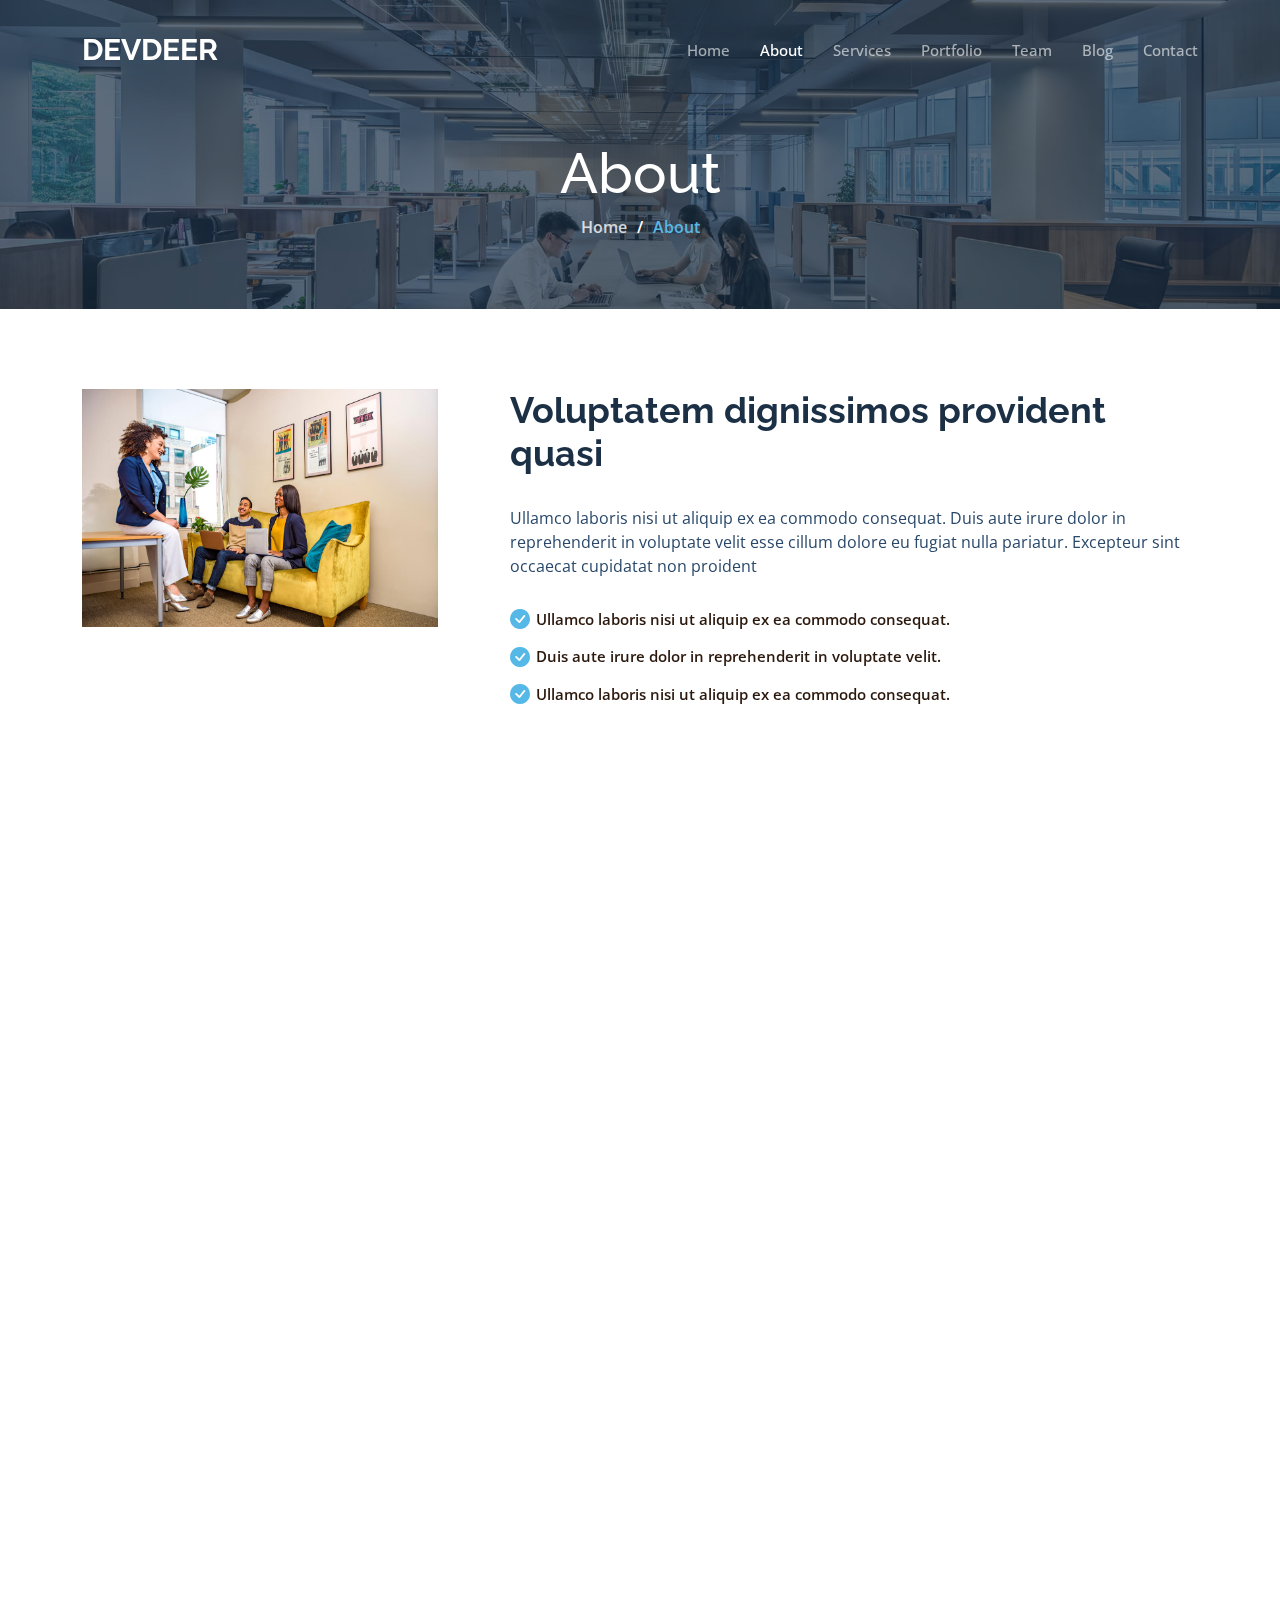
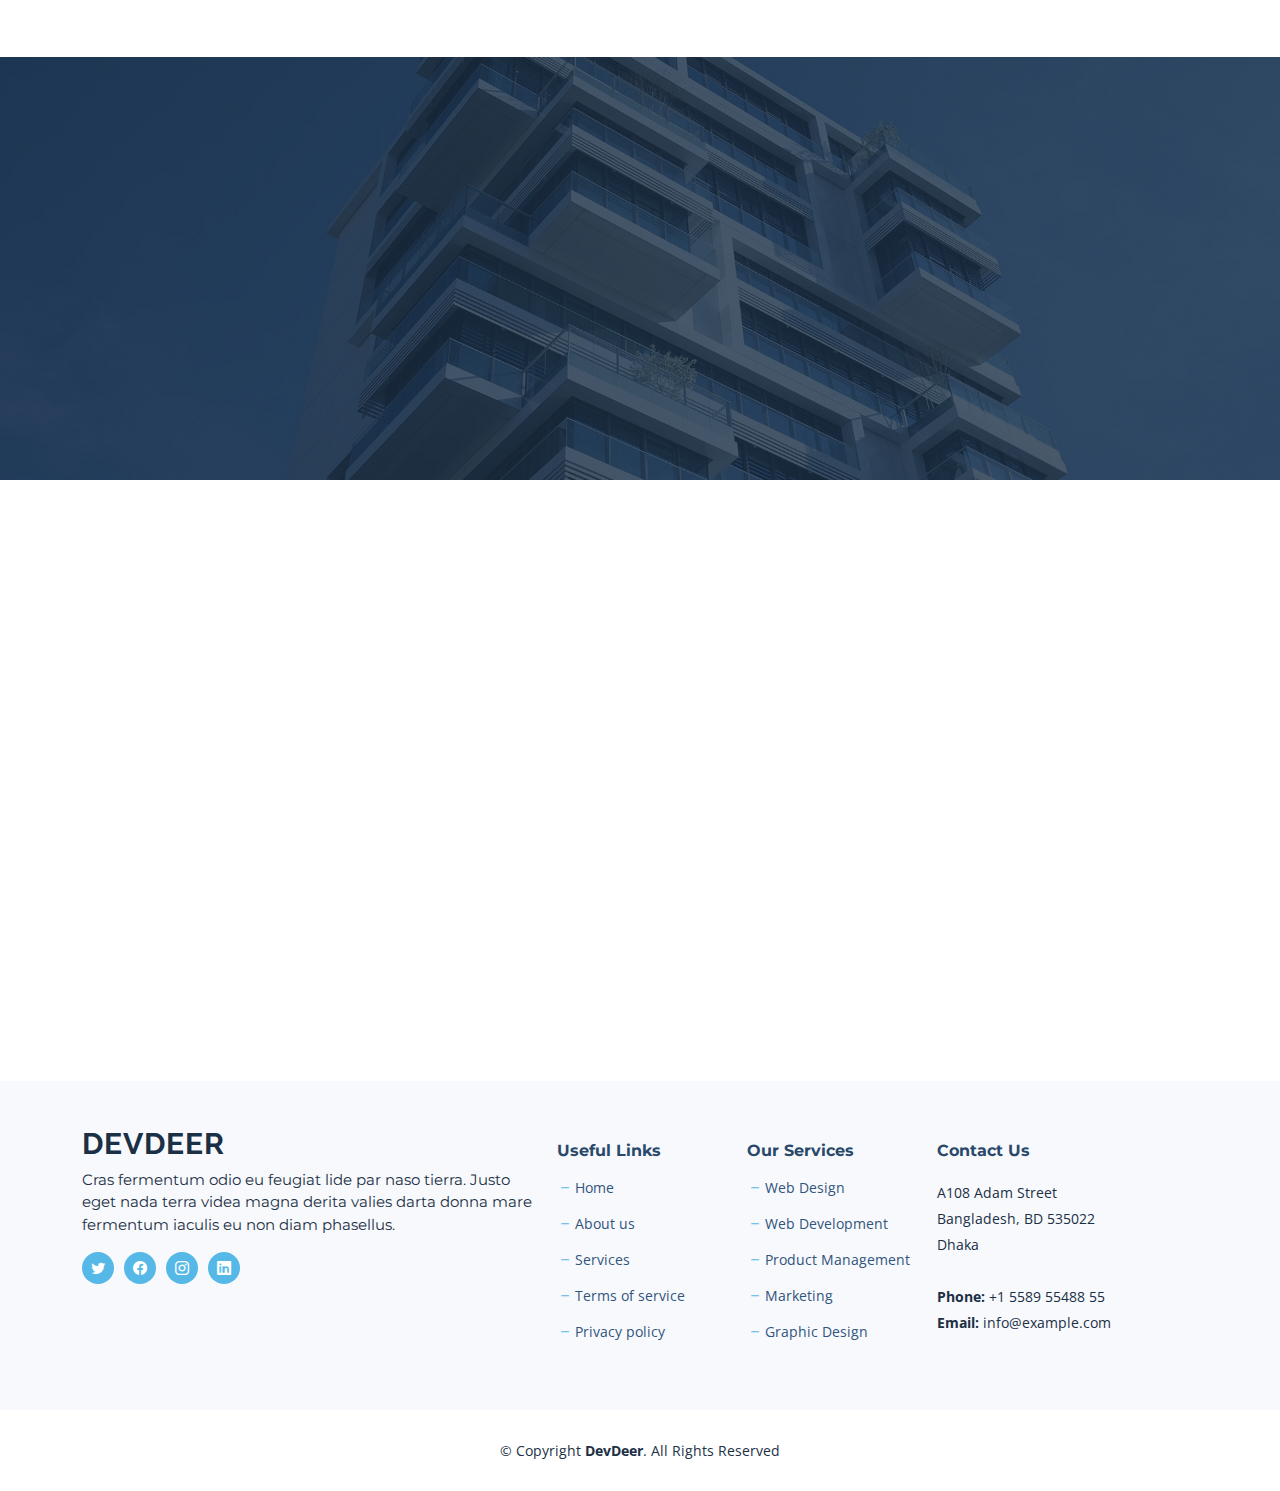
<file: about.html>
<!DOCTYPE html>
<html lang="en">

<head>
  <meta charset="utf-8">
  <meta content="width=device-width, initial-scale=1.0" name="viewport">

  <title>Devdeer Our Company</title>
  <meta content="" name="description">
  <meta content="" name="keywords">

  <!-- Favicons -->
  <link href="assets/img/favicon.png" rel="icon">
  <link href="assets/img/apple-touch-icon.png" rel="apple-touch-icon">

  <!-- Google Fonts -->
  <link rel="preconnect" href="https://fonts.googleapis.com">
  <link rel="preconnect" href="https://fonts.gstatic.com" crossorigin>
  <link href="https://fonts.googleapis.com/css2?family=Open+Sans:ital,wght@0,300;0,400;0,500;0,600;0,700;1,300;1,400;1,600;1,700&family=Montserrat:ital,wght@0,300;0,400;0,500;0,600;0,700;1,300;1,400;1,500;1,600;1,700&family=Raleway:ital,wght@0,300;0,400;0,500;0,600;0,700;1,300;1,400;1,500;1,600;1,700&display=swap" rel="stylesheet">

  <!-- Vendor CSS Files -->
  <link href="assets/vendor/bootstrap/css/bootstrap.min.css" rel="stylesheet">
  <link href="assets/vendor/bootstrap-icons/bootstrap-icons.css" rel="stylesheet">
  <link href="assets/vendor/aos/aos.css" rel="stylesheet">
  <link href="assets/vendor/glightbox/css/glightbox.min.css" rel="stylesheet">
  <link href="assets/vendor/swiper/swiper-bundle.min.css" rel="stylesheet">
  <link href="assets/vendor/remixicon/remixicon.css" rel="stylesheet">

  <!-- Template Main CSS File -->
  <link href="assets/css/main.css" rel="stylesheet">

</head>

<body class="page-about">

  <!-- ======= Header ======= -->
  <header id="header" class="header d-flex align-items-center fixed-top">
    <div class="container-fluid container-xl d-flex align-items-center justify-content-between">

      <a href="index.html" class="logo d-flex align-items-center">
        <!-- Uncomment the line below if you also wish to use an image logo -->
        <!-- <img src="assets/img/logo.png" alt=""> -->
        <h1 class="d-flex align-items-center">DEVDEER</h1>
      </a>

      <i class="mobile-nav-toggle mobile-nav-show bi bi-list"></i>
      <i class="mobile-nav-toggle mobile-nav-hide d-none bi bi-x"></i>

      <nav id="navbar" class="navbar">
        <ul>
          <li><a href="index.html">Home</a></li>
          <li><a href="about.html" class="active">About</a></li>
          <li><a href="services.html">Services</a></li>
          <li><a href="portfolio.html">Portfolio</a></li>
          <li><a href="team.html">Team</a></li>
          <li><a href="blog.html">Blog</a></li>
          <!-- <li class="dropdown"><a href="#"><span>Dropdown</span> <i class="bi bi-chevron-down dropdown-indicator"></i></a>
            <ul>
              <li><a href="#">Dropdown 1</a></li>
              <li class="dropdown"><a href="#"><span>Deep Dropdown</span> <i class="bi bi-chevron-down dropdown-indicator"></i></a>
                <ul>
                  <li><a href="#">Deep Dropdown 1</a></li>
                  <li><a href="#">Deep Dropdown 2</a></li>
                  <li><a href="#">Deep Dropdown 3</a></li>
                  <li><a href="#">Deep Dropdown 4</a></li>
                  <li><a href="#">Deep Dropdown 5</a></li>
                </ul>
              </li>
              <li><a href="#">Dropdown 2</a></li>
              <li><a href="#">Dropdown 3</a></li>
              <li><a href="#">Dropdown 4</a></li>
            </ul>
          </li> -->
          <li><a href="contact.html">Contact</a></li>
        </ul>
      </nav><!-- .navbar -->

    </div>
  </header><!-- End Header -->

  <main id="main">

    <!-- ======= Breadcrumbs ======= -->
    <div class="breadcrumbs d-flex align-items-center" style="background-image: url('assets/img/about-header.jpg');">
      <div class="container position-relative d-flex flex-column align-items-center">

        <h2>About</h2>
        <ol>
          <li><a href="index.html">Home</a></li>
          <li>About</li>
        </ol>

      </div>
    </div><!-- End Breadcrumbs -->

    <!-- ======= About Section ======= -->
    <section id="about" class="about">
      <div class="container" data-aos="fade-up">

        <div class="row gy-4" data-aos="fade-up">
          <div class="col-lg-4">
            <img src="assets/img/about.jpg" class="img-fluid" alt="">
          </div>
          <div class="col-lg-8">
            <div class="content ps-lg-5">
              <h3>Voluptatem dignissimos provident quasi</h3>
              <p>
                Ullamco laboris nisi ut aliquip ex ea commodo consequat. Duis aute irure dolor in reprehenderit in voluptate
                velit esse cillum dolore eu fugiat nulla pariatur. Excepteur sint occaecat cupidatat non proident
              </p>
              <ul>
                <li><i class="bi bi-check-circle-fill"></i> Ullamco laboris nisi ut aliquip ex ea commodo consequat.</li>
                <li><i class="bi bi-check-circle-fill"></i> Duis aute irure dolor in reprehenderit in voluptate velit.</li>
                <li><i class="bi bi-check-circle-fill"></i> Ullamco laboris nisi ut aliquip ex ea commodo consequat.</li>
              </ul>
            </div>
          </div>
        </div>

      </div>
    </section><!-- End About Section -->

    <!-- ======= Why Choose Us Section ======= -->
    <section id="why-us" class="why-us">
      <div class="container" data-aos="fade-up">

        <div class="section-header">
          <h2>Why Choose Us</h2>

        </div>

        <div class="row g-0" data-aos="fade-up" data-aos-delay="200">

          <div class="col-xl-5 img-bg" style="background-image: url('assets/img/why-us-bg.jpg')"></div>
          <div class="col-xl-7 slides  position-relative">

            <div class="slides-1 swiper">
              <div class="swiper-wrapper">

                <div class="swiper-slide">
                  <div class="item">
                    <h3 class="mb-3">Let's grow your business together</h3>
                    <h4 class="mb-3">Optio reiciendis accusantium iusto architecto at quia minima maiores quidem, dolorum.</h4>
                    <p>Lorem ipsum dolor sit amet consectetur adipisicing elit. Repellendus, ipsam perferendis asperiores explicabo vel tempore velit totam, natus nesciunt accusantium dicta quod quibusdam ipsum maiores nobis non, eum. Ullam reiciendis dignissimos laborum aut, magni voluptatem velit doloribus quas sapiente optio.</p>
                  </div>
                </div><!-- End slide item -->

                <div class="swiper-slide">
                  <div class="item">
                    <h3 class="mb-3">Unde perspiciatis ut repellat dolorem</h3>
                    <h4 class="mb-3">Amet cumque nam sed voluptas doloribus iusto. Dolorem eos aliquam quis.</h4>
                    <p>Dolorem quia fuga consectetur voluptatem. Earum consequatur nulla maxime necessitatibus cum accusamus. Voluptatem dolorem ut numquam dolorum delectus autem veritatis facilis. Et ea ut repellat ea. Facere est dolores fugiat dolor.</p>
                  </div>
                </div><!-- End slide item -->

                <div class="swiper-slide">
                  <div class="item">
                    <h3 class="mb-3">Aliquid non alias minus</h3>
                    <h4 class="mb-3">Necessitatibus voluptatibus explicabo dolores a vitae voluptatum.</h4>
                    <p>Neque voluptates aut. Soluta aut perspiciatis porro deserunt. Voluptate ut itaque velit. Aut consectetur voluptatem aspernatur sequi sit laborum. Voluptas enim dolorum fugiat aut.</p>
                  </div>
                </div><!-- End slide item -->

                <div class="swiper-slide">
                  <div class="item">
                    <h3 class="mb-3">Necessitatibus suscipit non voluptatem quibusdam</h3>
                    <h4 class="mb-3">Tempora quos est ut quia adipisci ut voluptas. Deleniti laborum soluta nihil est. Eum similique neque autem ut.</h4>
                    <p>Ut rerum et autem vel. Et rerum molestiae aut sit vel incidunt sit at voluptatem. Saepe dolorem et sed voluptate impedit. Ad et qui sint at qui animi animi rerum.</p>
                  </div>
                </div><!-- End slide item -->

              </div>
              <div class="swiper-pagination"></div>
            </div>
            <div class="swiper-button-prev"></div>
            <div class="swiper-button-next"></div>
          </div>

        </div>

      </div>
    </section><!-- End Why Choose Us Section -->

    <!-- ======= Call To Action Section ======= -->
    <section id="call-to-action" class="call-to-action">
      <div class="container" data-aos="fade-up">
        <div class="row justify-content-center">
          <div class="col-lg-6 text-center">
            <h3>Ut fugiat aliquam aut non</h3>
            <p>Duis aute irure dolor in reprehenderit in voluptate velit esse cillum dolore eu fugiat nulla pariatur. Excepteur sint occaecat cupidatat non proident.</p>
            <a class="cta-btn" href="#">Call To Action</a>
          </div>
        </div>

      </div>
    </section><!-- End Call To Action Section -->

    <!-- ======= Team Section ======= -->
    <section id="team" class="team">
      <div class="container" data-aos="fade-up">

        <div class="section-header">
          <h2>Our Team</h2>

        </div>

        <div class="row gy-4">

          <div class="col-lg-3 col-md-6" data-aos="fade-up" data-aos-delay="100">
            <div class="team-member">
              <div class="member-img">
                <img src="assets/img/team/team-1.jpg" class="img-fluid" alt="">
                <div class="social">
                  <a href=""><i class="bi bi-twitter"></i></a>
                  <a href=""><i class="bi bi-facebook"></i></a>
                  <a href=""><i class="bi bi-instagram"></i></a>
                  <a href=""><i class="bi bi-linkedin"></i></a>
                </div>
              </div>
              <div class="member-info">
                <h4>Walter White</h4>
                <span>Chief Executive Officer</span>
              </div>
            </div>
          </div><!-- End Team Member -->

          <div class="col-lg-3 col-md-6" data-aos="fade-up" data-aos-delay="200">
            <div class="team-member">
              <div class="member-img">
                <img src="assets/img/team/team-2.jpg" class="img-fluid" alt="">
                <div class="social">
                  <a href=""><i class="bi bi-twitter"></i></a>
                  <a href=""><i class="bi bi-facebook"></i></a>
                  <a href=""><i class="bi bi-instagram"></i></a>
                  <a href=""><i class="bi bi-linkedin"></i></a>
                </div>
              </div>
              <div class="member-info">
                <h4>Sarah Jhonson</h4>
                <span>Product Manager</span>
              </div>
            </div>
          </div><!-- End Team Member -->

          <div class="col-lg-3 col-md-6" data-aos="fade-up" data-aos-delay="300">
            <div class="team-member">
              <div class="member-img">
                <img src="assets/img/team/team-3.jpg" class="img-fluid" alt="">
                <div class="social">
                  <a href=""><i class="bi bi-twitter"></i></a>
                  <a href=""><i class="bi bi-facebook"></i></a>
                  <a href=""><i class="bi bi-instagram"></i></a>
                  <a href=""><i class="bi bi-linkedin"></i></a>
                </div>
              </div>
              <div class="member-info">
                <h4>William Anderson</h4>
                <span>CTO</span>
              </div>
            </div>
          </div><!-- End Team Member -->

          <div class="col-lg-3 col-md-6" data-aos="fade-up" data-aos-delay="400">
            <div class="team-member">
              <div class="member-img">
                <img src="assets/img/team/team-4.jpg" class="img-fluid" alt="">
                <div class="social">
                  <a href=""><i class="bi bi-twitter"></i></a>
                  <a href=""><i class="bi bi-facebook"></i></a>
                  <a href=""><i class="bi bi-instagram"></i></a>
                  <a href=""><i class="bi bi-linkedin"></i></a>
                </div>
              </div>
              <div class="member-info">
                <h4>Amanda Jepson</h4>
                <span>Accountant</span>
              </div>
            </div>
          </div><!-- End Team Member -->

        </div>

      </div>
    </section><!-- End Team Section -->

  </main><!-- End #main -->

  <!-- ======= Footer ======= -->
  <footer id="footer" class="footer">

    <div class="footer-content">
      <div class="container">
        <div class="row gy-4">
          <div class="col-lg-5 col-md-12 footer-info">
            <a href="index.html" class="logo d-flex align-items-center">
              <span>DEVDEER</span>
            </a>
            <p>Cras fermentum odio eu feugiat lide par naso tierra. Justo eget nada terra videa magna derita valies darta donna mare fermentum iaculis eu non diam phasellus.</p>
            <div class="social-links d-flex  mt-3">
              <a href="#" class="twitter"><i class="bi bi-twitter"></i></a>
              <a href="#" class="facebook"><i class="bi bi-facebook"></i></a>
              <a href="#" class="instagram"><i class="bi bi-instagram"></i></a>
              <a href="#" class="linkedin"><i class="bi bi-linkedin"></i></a>
            </div>
          </div>

          <div class="col-lg-2 col-6 footer-links">
            <h4>Useful Links</h4>
            <ul>
              <li><i class="bi bi-dash"></i> <a href="#">Home</a></li>
              <li><i class="bi bi-dash"></i> <a href="#">About us</a></li>
              <li><i class="bi bi-dash"></i> <a href="#">Services</a></li>
              <li><i class="bi bi-dash"></i> <a href="#">Terms of service</a></li>
              <li><i class="bi bi-dash"></i> <a href="#">Privacy policy</a></li>
            </ul>
          </div>

          <div class="col-lg-2 col-6 footer-links">
            <h4>Our Services</h4>
            <ul>
              <li><i class="bi bi-dash"></i> <a href="#">Web Design</a></li>
              <li><i class="bi bi-dash"></i> <a href="#">Web Development</a></li>
              <li><i class="bi bi-dash"></i> <a href="#">Product Management</a></li>
              <li><i class="bi bi-dash"></i> <a href="#">Marketing</a></li>
              <li><i class="bi bi-dash"></i> <a href="#">Graphic Design</a></li>
            </ul>
          </div>

          <div class="col-lg-3 col-md-12 footer-contact text-center text-md-start">
            <h4>Contact Us</h4>
            <p>
              A108 Adam Street <br>
              Bangladesh, BD 535022<br>
              Dhaka  <br><br>
              <strong>Phone:</strong> +1 5589 55488 55<br>
              <strong>Email:</strong> info@example.com<br>
            </p>

          </div>

        </div>
      </div>
    </div>

    <div class="footer-legal">
      <div class="container">
        <div class="copyright">
          &copy; Copyright <strong><span>DevDeer</span></strong>. All Rights Reserved
        </div>
      </div>
    </div>
  </footer><!-- End Footer -->
  <!-- End Footer -->

  <a href="#" class="scroll-top d-flex align-items-center justify-content-center"><i class="bi bi-arrow-up-short"></i></a>

  <div id="preloader"></div>

  <!-- Vendor JS Files -->
  <script src="assets/vendor/bootstrap/js/bootstrap.bundle.min.js"></script>
  <script src="assets/vendor/aos/aos.js"></script>
  <script src="assets/vendor/glightbox/js/glightbox.min.js"></script>
  <script src="assets/vendor/swiper/swiper-bundle.min.js"></script>
  <script src="assets/vendor/isotope-layout/isotope.pkgd.min.js"></script>
  <script src="assets/vendor/php-email-form/validate.js"></script>

  <!-- Template Main JS File -->
  <script src="assets/js/main.js"></script>

</body>

</html>
</file>
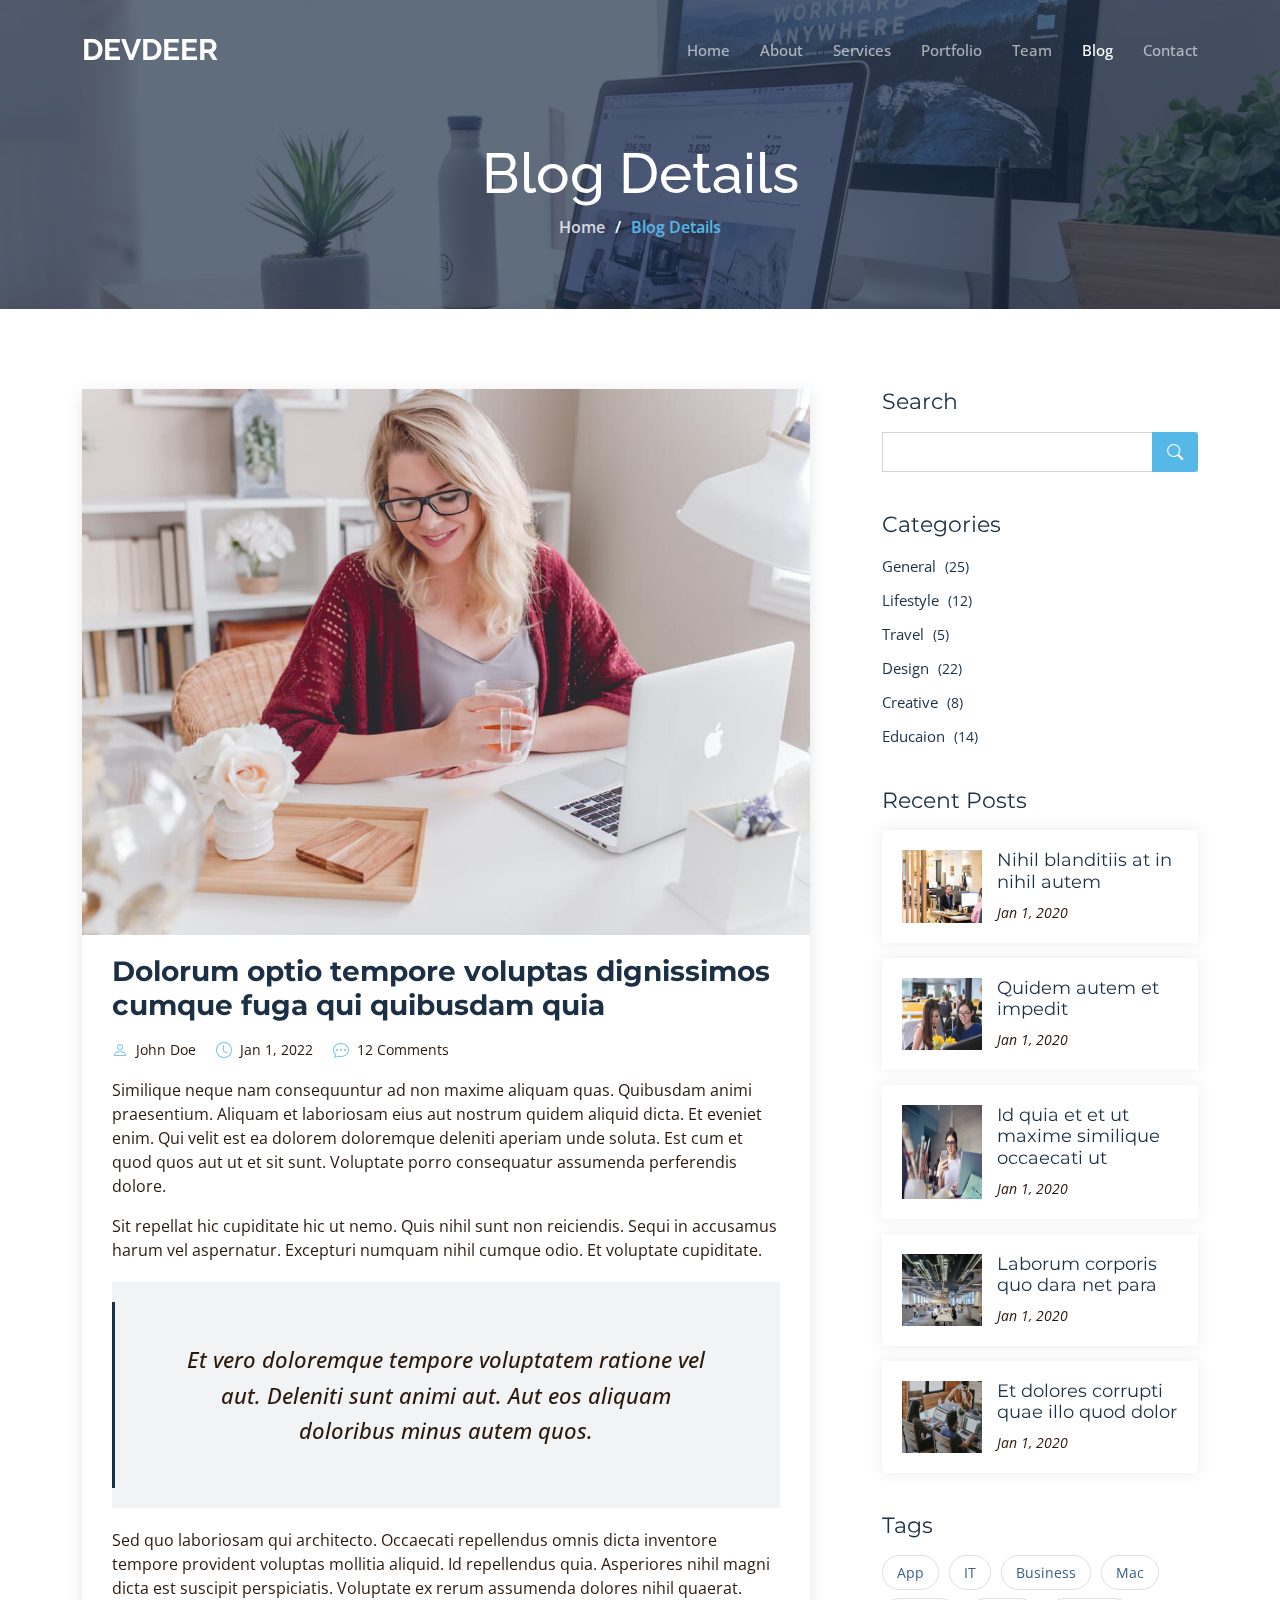
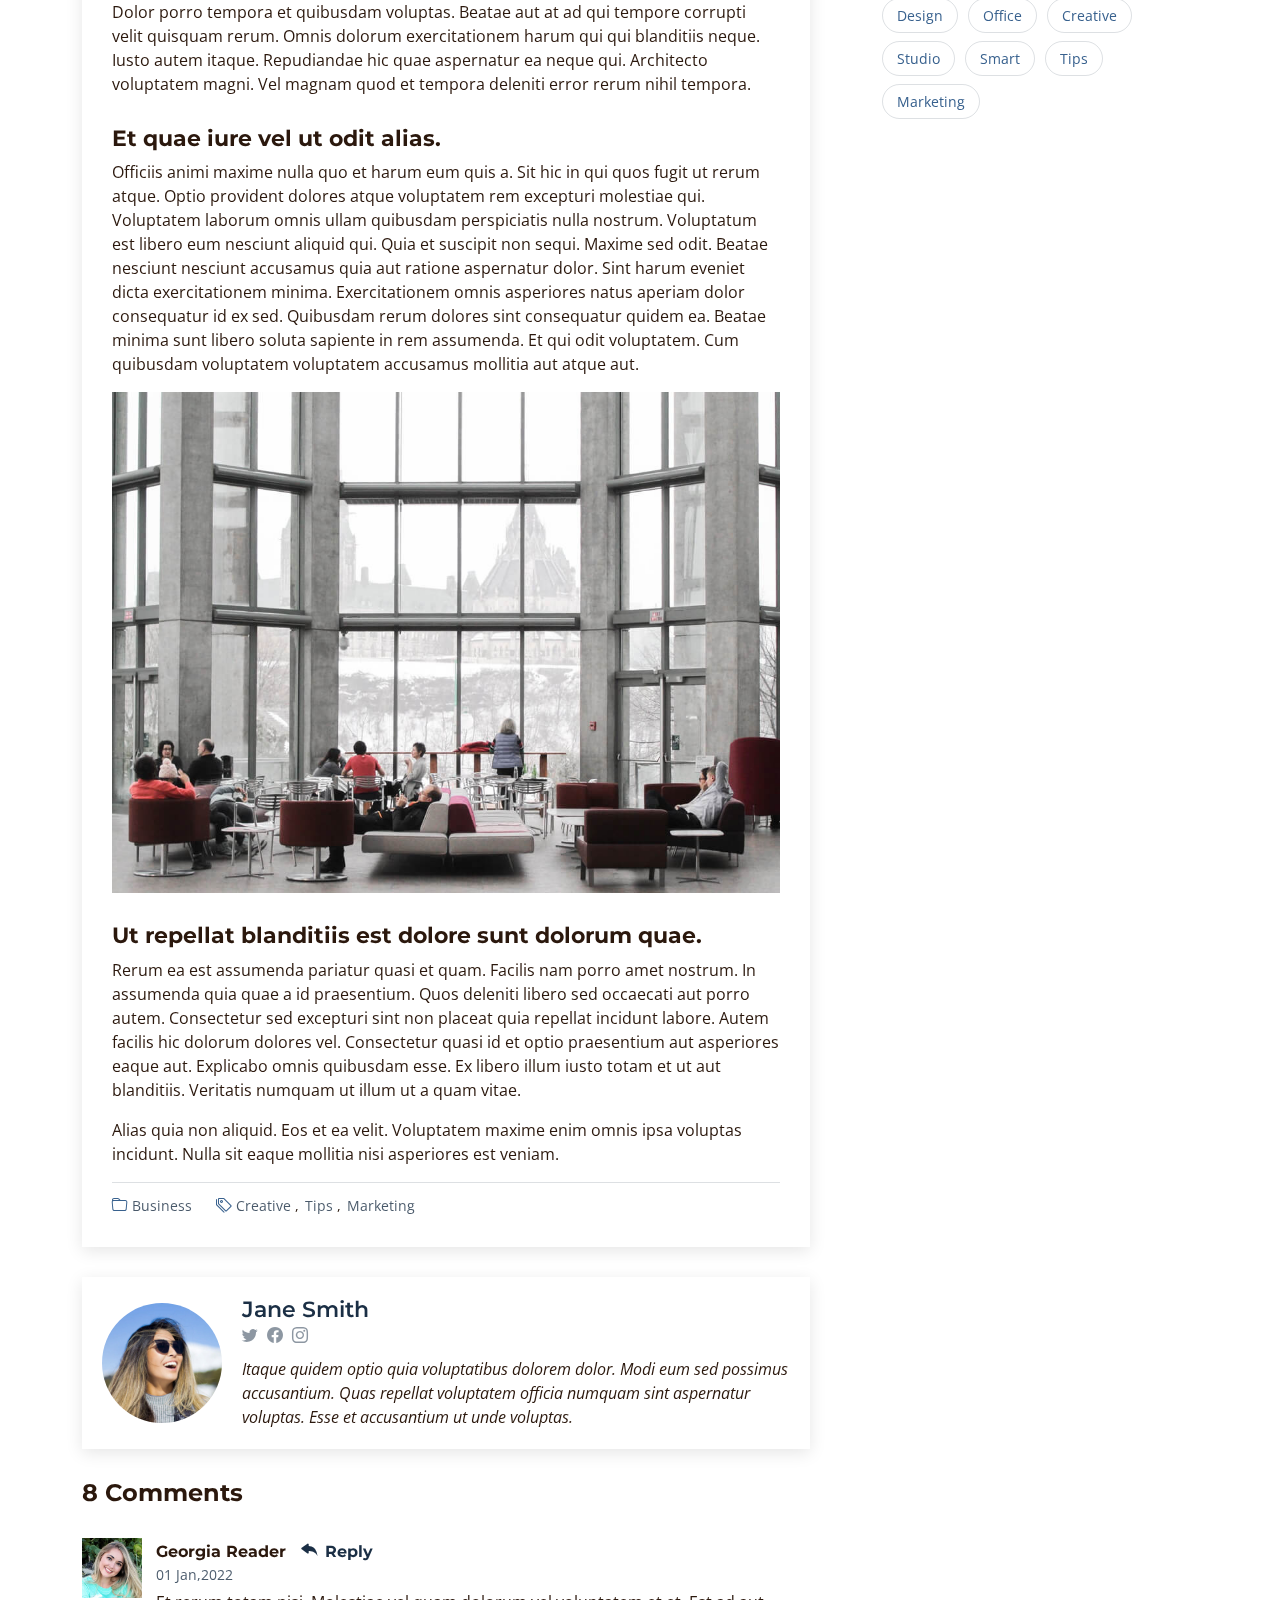
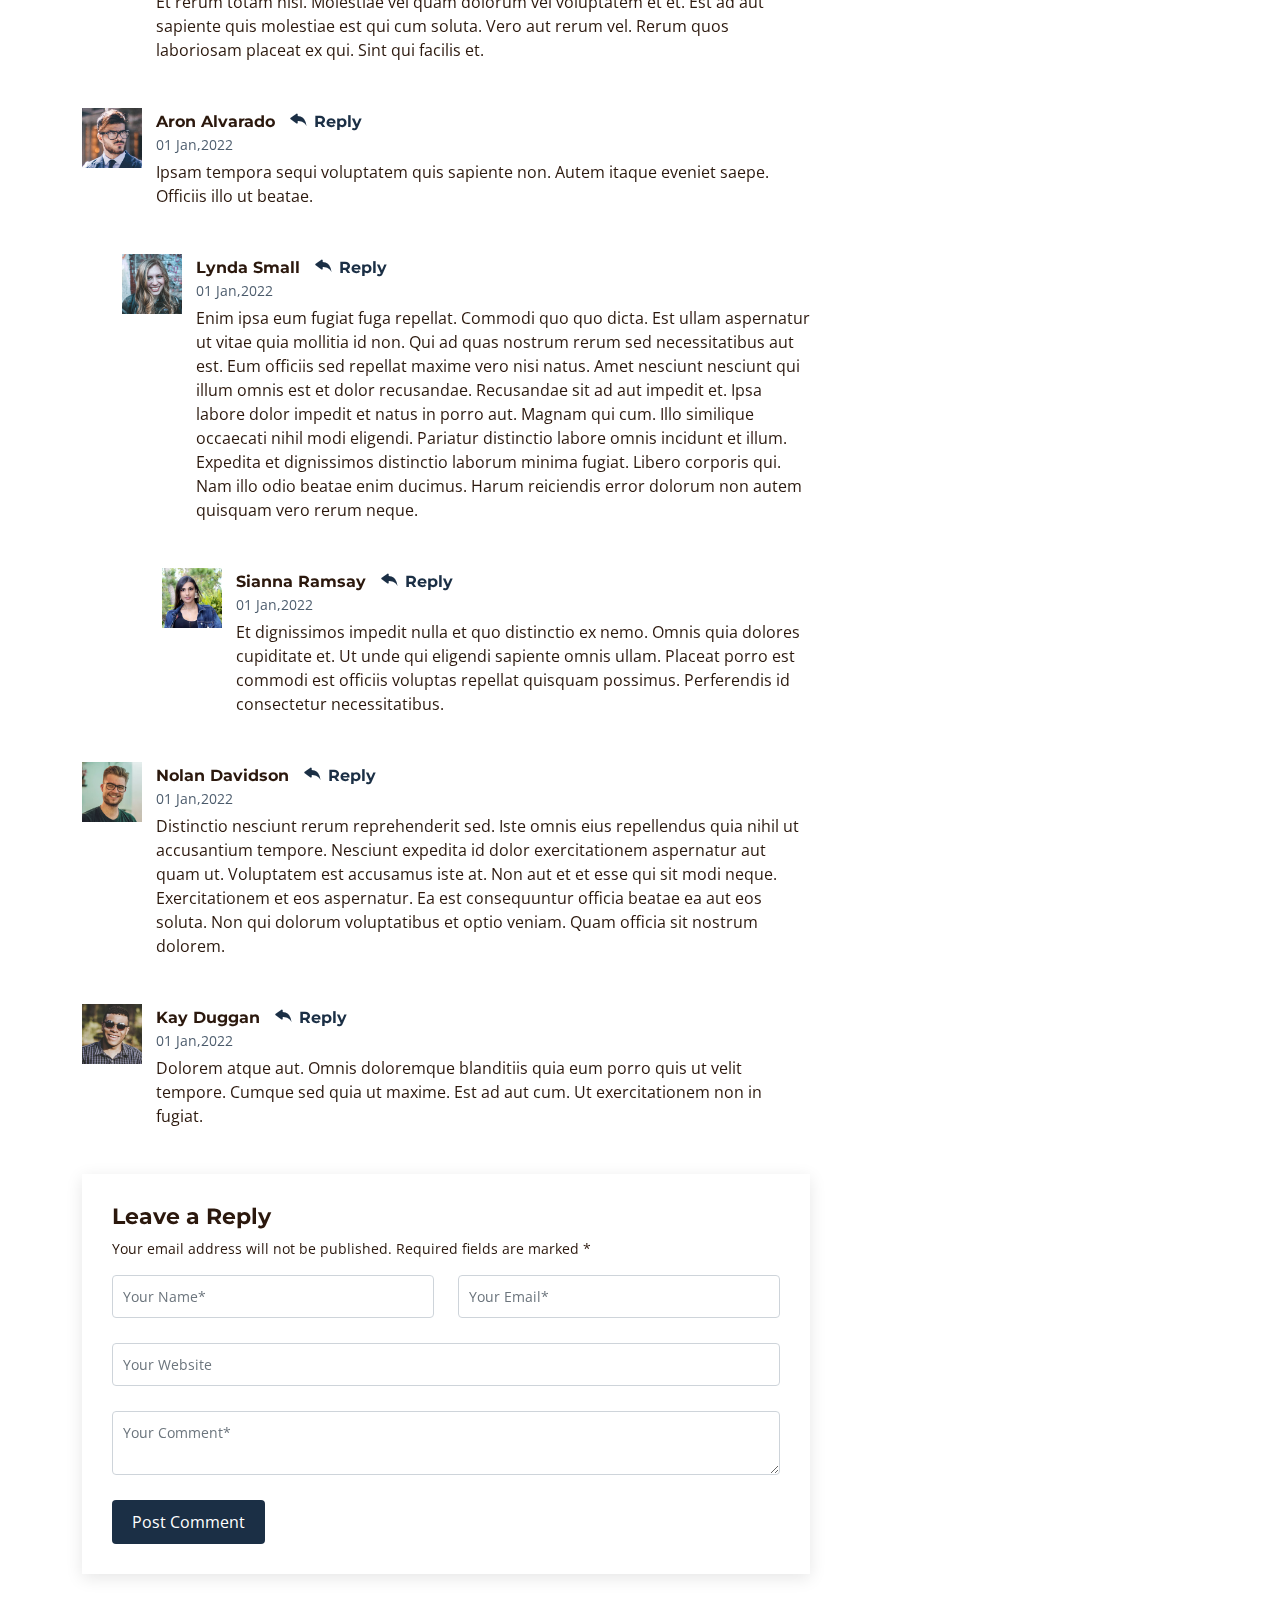
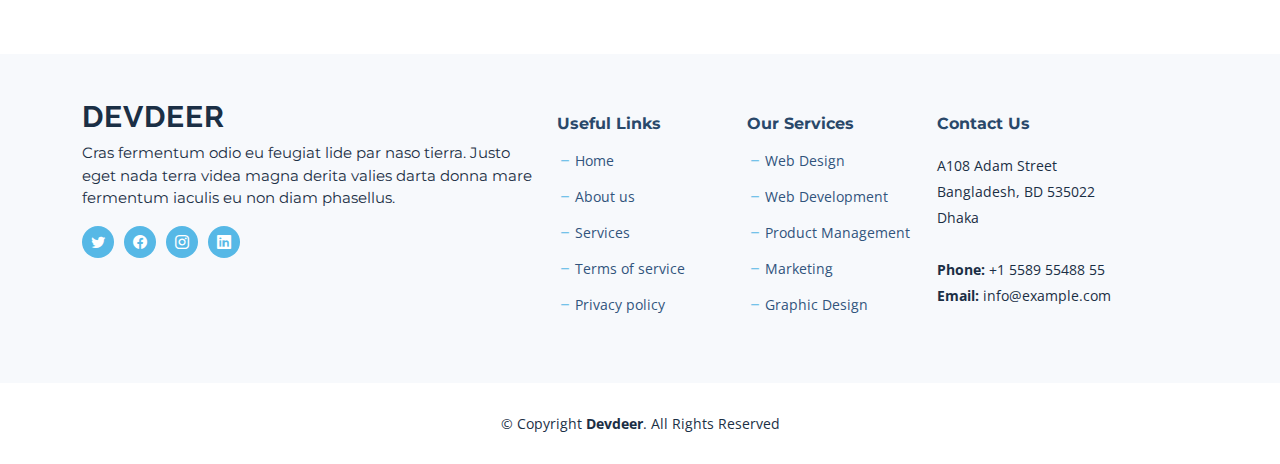
<file: blog-details.html>
<!DOCTYPE html>
<html lang="en">

<head>
  <meta charset="utf-8">
  <meta content="width=device-width, initial-scale=1.0" name="viewport">

  <title>Devdeer Our Company</title>
  <meta content="" name="description">
  <meta content="" name="keywords">

  <!-- Favicons -->
  <link href="assets/img/favicon.png" rel="icon">
  <link href="assets/img/apple-touch-icon.png" rel="apple-touch-icon">

  <!-- Google Fonts -->
  <link rel="preconnect" href="https://fonts.googleapis.com">
  <link rel="preconnect" href="https://fonts.gstatic.com" crossorigin>
  <link href="https://fonts.googleapis.com/css2?family=Open+Sans:ital,wght@0,300;0,400;0,500;0,600;0,700;1,300;1,400;1,600;1,700&family=Montserrat:ital,wght@0,300;0,400;0,500;0,600;0,700;1,300;1,400;1,500;1,600;1,700&family=Raleway:ital,wght@0,300;0,400;0,500;0,600;0,700;1,300;1,400;1,500;1,600;1,700&display=swap" rel="stylesheet">

  <!-- Vendor CSS Files -->
  <link href="assets/vendor/bootstrap/css/bootstrap.min.css" rel="stylesheet">
  <link href="assets/vendor/bootstrap-icons/bootstrap-icons.css" rel="stylesheet">
  <link href="assets/vendor/aos/aos.css" rel="stylesheet">
  <link href="assets/vendor/glightbox/css/glightbox.min.css" rel="stylesheet">
  <link href="assets/vendor/swiper/swiper-bundle.min.css" rel="stylesheet">
  <link href="assets/vendor/remixicon/remixicon.css" rel="stylesheet">

  <!-- Template Main CSS File -->
  <link href="assets/css/main.css" rel="stylesheet">

 
</head>

<body class="page-blog">

  <!-- ======= Header ======= -->
  <header id="header" class="header d-flex align-items-center fixed-top">
    <div class="container-fluid container-xl d-flex align-items-center justify-content-between">

      <a href="index.html" class="logo d-flex align-items-center">
        <!-- Uncomment the line below if you also wish to use an image logo -->
        <!-- <img src="assets/img/logo.png" alt=""> -->
        <h1 class="d-flex align-items-center">DEVDEER</h1>
      </a>

      <i class="mobile-nav-toggle mobile-nav-show bi bi-list"></i>
      <i class="mobile-nav-toggle mobile-nav-hide d-none bi bi-x"></i>

      <nav id="navbar" class="navbar">
        <ul>
          <li><a href="index.html">Home</a></li>
          <li><a href="about.html">About</a></li>
          <li><a href="services.html">Services</a></li>
          <li><a href="portfolio.html">Portfolio</a></li>
          <li><a href="team.html">Team</a></li>
          <li><a href="blog.html" class="active">Blog</a></li>
          <!-- <li class="dropdown"><a href="#"><span>Dropdown</span> <i class="bi bi-chevron-down dropdown-indicator"></i></a>
            <ul>
              <li><a href="#">Dropdown 1</a></li>
              <li class="dropdown"><a href="#"><span>Deep Dropdown</span> <i class="bi bi-chevron-down dropdown-indicator"></i></a>
                <ul>
                  <li><a href="#">Deep Dropdown 1</a></li>
                  <li><a href="#">Deep Dropdown 2</a></li>
                  <li><a href="#">Deep Dropdown 3</a></li>
                  <li><a href="#">Deep Dropdown 4</a></li>
                  <li><a href="#">Deep Dropdown 5</a></li>
                </ul>
              </li>
              <li><a href="#">Dropdown 2</a></li>
              <li><a href="#">Dropdown 3</a></li>
              <li><a href="#">Dropdown 4</a></li>
            </ul>
          </li> -->
          <li><a href="contact.html">Contact</a></li>
        </ul>
      </nav><!-- .navbar -->

    </div>
  </header><!-- End Header -->

  <main id="main">

    <!-- ======= Breadcrumbs ======= -->
    <div class="breadcrumbs d-flex align-items-center" style="background-image: url('assets/img/blog-header.jpg');">
      <div class="container position-relative d-flex flex-column align-items-center">

        <h2>Blog Details</h2>
        <ol>
          <li><a href="index.html">Home</a></li>
          <li>Blog Details</li>
        </ol>

      </div>
    </div><!-- End Breadcrumbs -->

    <!-- ======= Blog Details Section ======= -->
    <section id="blog" class="blog">
      <div class="container" data-aos="fade-up">

        <div class="row g-5">

          <div class="col-lg-8" data-aos="fade-up" data-aos-delay="200">

            <article class="blog-details">

              <div class="post-img">
                <img src="assets/img/blog/blog-1.jpg" alt="" class="img-fluid">
              </div>

              <h2 class="title">Dolorum optio tempore voluptas dignissimos cumque fuga qui quibusdam quia</h2>

              <div class="meta-top">
                <ul>
                  <li class="d-flex align-items-center"><i class="bi bi-person"></i> <a href="blog-details.html">John Doe</a></li>
                  <li class="d-flex align-items-center"><i class="bi bi-clock"></i> <a href="blog-details.html"><time datetime="2020-01-01">Jan 1, 2022</time></a></li>
                  <li class="d-flex align-items-center"><i class="bi bi-chat-dots"></i> <a href="blog-details.html">12 Comments</a></li>
                </ul>
              </div><!-- End meta top -->

              <div class="content">
                <p>
                  Similique neque nam consequuntur ad non maxime aliquam quas. Quibusdam animi praesentium. Aliquam et laboriosam eius aut nostrum quidem aliquid dicta.
                  Et eveniet enim. Qui velit est ea dolorem doloremque deleniti aperiam unde soluta. Est cum et quod quos aut ut et sit sunt. Voluptate porro consequatur assumenda perferendis dolore.
                </p>

                <p>
                  Sit repellat hic cupiditate hic ut nemo. Quis nihil sunt non reiciendis. Sequi in accusamus harum vel aspernatur. Excepturi numquam nihil cumque odio. Et voluptate cupiditate.
                </p>

                <blockquote>
                  <p>
                    Et vero doloremque tempore voluptatem ratione vel aut. Deleniti sunt animi aut. Aut eos aliquam doloribus minus autem quos.
                  </p>
                </blockquote>

                <p>
                  Sed quo laboriosam qui architecto. Occaecati repellendus omnis dicta inventore tempore provident voluptas mollitia aliquid. Id repellendus quia. Asperiores nihil magni dicta est suscipit perspiciatis. Voluptate ex rerum assumenda dolores nihil quaerat.
                  Dolor porro tempora et quibusdam voluptas. Beatae aut at ad qui tempore corrupti velit quisquam rerum. Omnis dolorum exercitationem harum qui qui blanditiis neque.
                  Iusto autem itaque. Repudiandae hic quae aspernatur ea neque qui. Architecto voluptatem magni. Vel magnam quod et tempora deleniti error rerum nihil tempora.
                </p>

                <h3>Et quae iure vel ut odit alias.</h3>
                <p>
                  Officiis animi maxime nulla quo et harum eum quis a. Sit hic in qui quos fugit ut rerum atque. Optio provident dolores atque voluptatem rem excepturi molestiae qui. Voluptatem laborum omnis ullam quibusdam perspiciatis nulla nostrum. Voluptatum est libero eum nesciunt aliquid qui.
                  Quia et suscipit non sequi. Maxime sed odit. Beatae nesciunt nesciunt accusamus quia aut ratione aspernatur dolor. Sint harum eveniet dicta exercitationem minima. Exercitationem omnis asperiores natus aperiam dolor consequatur id ex sed. Quibusdam rerum dolores sint consequatur quidem ea.
                  Beatae minima sunt libero soluta sapiente in rem assumenda. Et qui odit voluptatem. Cum quibusdam voluptatem voluptatem accusamus mollitia aut atque aut.
                </p>
                <img src="assets/img/blog/blog-inside-post.jpg" class="img-fluid" alt="">

                <h3>Ut repellat blanditiis est dolore sunt dolorum quae.</h3>
                <p>
                  Rerum ea est assumenda pariatur quasi et quam. Facilis nam porro amet nostrum. In assumenda quia quae a id praesentium. Quos deleniti libero sed occaecati aut porro autem. Consectetur sed excepturi sint non placeat quia repellat incidunt labore. Autem facilis hic dolorum dolores vel.
                  Consectetur quasi id et optio praesentium aut asperiores eaque aut. Explicabo omnis quibusdam esse. Ex libero illum iusto totam et ut aut blanditiis. Veritatis numquam ut illum ut a quam vitae.
                </p>
                <p>
                  Alias quia non aliquid. Eos et ea velit. Voluptatem maxime enim omnis ipsa voluptas incidunt. Nulla sit eaque mollitia nisi asperiores est veniam.
                </p>

              </div><!-- End post content -->

              <div class="meta-bottom">
                <i class="bi bi-folder"></i>
                <ul class="cats">
                  <li><a href="#">Business</a></li>
                </ul>

                <i class="bi bi-tags"></i>
                <ul class="tags">
                  <li><a href="#">Creative</a></li>
                  <li><a href="#">Tips</a></li>
                  <li><a href="#">Marketing</a></li>
                </ul>
              </div><!-- End meta bottom -->

            </article><!-- End blog post -->

            <div class="post-author d-flex align-items-center">
              <img src="assets/img/blog/blog-author.jpg" class="rounded-circle flex-shrink-0" alt="">
              <div>
                <h4>Jane Smith</h4>
                <div class="social-links">
                  <a href="https://twitters.com/#"><i class="bi bi-twitter"></i></a>
                  <a href="https://facebook.com/#"><i class="bi bi-facebook"></i></a>
                  <a href="https://instagram.com/#"><i class="biu bi-instagram"></i></a>
                </div>
                <p>
                  Itaque quidem optio quia voluptatibus dolorem dolor. Modi eum sed possimus accusantium. Quas repellat voluptatem officia numquam sint aspernatur voluptas. Esse et accusantium ut unde voluptas.
                </p>
              </div>
            </div><!-- End post author -->

            <div class="comments">

              <h4 class="comments-count">8 Comments</h4>

              <div id="comment-1" class="comment">
                <div class="d-flex">
                  <div class="comment-img"><img src="assets/img/blog/comments-1.jpg" alt=""></div>
                  <div>
                    <h5><a href="">Georgia Reader</a> <a href="#" class="reply"><i class="bi bi-reply-fill"></i> Reply</a></h5>
                    <time datetime="2020-01-01">01 Jan,2022</time>
                    <p>
                      Et rerum totam nisi. Molestiae vel quam dolorum vel voluptatem et et. Est ad aut sapiente quis molestiae est qui cum soluta.
                      Vero aut rerum vel. Rerum quos laboriosam placeat ex qui. Sint qui facilis et.
                    </p>
                  </div>
                </div>
              </div><!-- End comment #1 -->

              <div id="comment-2" class="comment">
                <div class="d-flex">
                  <div class="comment-img"><img src="assets/img/blog/comments-2.jpg" alt=""></div>
                  <div>
                    <h5><a href="">Aron Alvarado</a> <a href="#" class="reply"><i class="bi bi-reply-fill"></i> Reply</a></h5>
                    <time datetime="2020-01-01">01 Jan,2022</time>
                    <p>
                      Ipsam tempora sequi voluptatem quis sapiente non. Autem itaque eveniet saepe. Officiis illo ut beatae.
                    </p>
                  </div>
                </div>

                <div id="comment-reply-1" class="comment comment-reply">
                  <div class="d-flex">
                    <div class="comment-img"><img src="assets/img/blog/comments-3.jpg" alt=""></div>
                    <div>
                      <h5><a href="">Lynda Small</a> <a href="#" class="reply"><i class="bi bi-reply-fill"></i> Reply</a></h5>
                      <time datetime="2020-01-01">01 Jan,2022</time>
                      <p>
                        Enim ipsa eum fugiat fuga repellat. Commodi quo quo dicta. Est ullam aspernatur ut vitae quia mollitia id non. Qui ad quas nostrum rerum sed necessitatibus aut est. Eum officiis sed repellat maxime vero nisi natus. Amet nesciunt nesciunt qui illum omnis est et dolor recusandae.

                        Recusandae sit ad aut impedit et. Ipsa labore dolor impedit et natus in porro aut. Magnam qui cum. Illo similique occaecati nihil modi eligendi. Pariatur distinctio labore omnis incidunt et illum. Expedita et dignissimos distinctio laborum minima fugiat.

                        Libero corporis qui. Nam illo odio beatae enim ducimus. Harum reiciendis error dolorum non autem quisquam vero rerum neque.
                      </p>
                    </div>
                  </div>

                  <div id="comment-reply-2" class="comment comment-reply">
                    <div class="d-flex">
                      <div class="comment-img"><img src="assets/img/blog/comments-4.jpg" alt=""></div>
                      <div>
                        <h5><a href="">Sianna Ramsay</a> <a href="#" class="reply"><i class="bi bi-reply-fill"></i> Reply</a></h5>
                        <time datetime="2020-01-01">01 Jan,2022</time>
                        <p>
                          Et dignissimos impedit nulla et quo distinctio ex nemo. Omnis quia dolores cupiditate et. Ut unde qui eligendi sapiente omnis ullam. Placeat porro est commodi est officiis voluptas repellat quisquam possimus. Perferendis id consectetur necessitatibus.
                        </p>
                      </div>
                    </div>

                  </div><!-- End comment reply #2-->

                </div><!-- End comment reply #1-->

              </div><!-- End comment #2-->

              <div id="comment-3" class="comment">
                <div class="d-flex">
                  <div class="comment-img"><img src="assets/img/blog/comments-5.jpg" alt=""></div>
                  <div>
                    <h5><a href="">Nolan Davidson</a> <a href="#" class="reply"><i class="bi bi-reply-fill"></i> Reply</a></h5>
                    <time datetime="2020-01-01">01 Jan,2022</time>
                    <p>
                      Distinctio nesciunt rerum reprehenderit sed. Iste omnis eius repellendus quia nihil ut accusantium tempore. Nesciunt expedita id dolor exercitationem aspernatur aut quam ut. Voluptatem est accusamus iste at.
                      Non aut et et esse qui sit modi neque. Exercitationem et eos aspernatur. Ea est consequuntur officia beatae ea aut eos soluta. Non qui dolorum voluptatibus et optio veniam. Quam officia sit nostrum dolorem.
                    </p>
                  </div>
                </div>

              </div><!-- End comment #3 -->

              <div id="comment-4" class="comment">
                <div class="d-flex">
                  <div class="comment-img"><img src="assets/img/blog/comments-6.jpg" alt=""></div>
                  <div>
                    <h5><a href="">Kay Duggan</a> <a href="#" class="reply"><i class="bi bi-reply-fill"></i> Reply</a></h5>
                    <time datetime="2020-01-01">01 Jan,2022</time>
                    <p>
                      Dolorem atque aut. Omnis doloremque blanditiis quia eum porro quis ut velit tempore. Cumque sed quia ut maxime. Est ad aut cum. Ut exercitationem non in fugiat.
                    </p>
                  </div>
                </div>

              </div><!-- End comment #4 -->

              <div class="reply-form">

                <h4>Leave a Reply</h4>
                <p>Your email address will not be published. Required fields are marked * </p>
                <form action="">
                  <div class="row">
                    <div class="col-md-6 form-group">
                      <input name="name" type="text" class="form-control" placeholder="Your Name*">
                    </div>
                    <div class="col-md-6 form-group">
                      <input name="email" type="text" class="form-control" placeholder="Your Email*">
                    </div>
                  </div>
                  <div class="row">
                    <div class="col form-group">
                      <input name="website" type="text" class="form-control" placeholder="Your Website">
                    </div>
                  </div>
                  <div class="row">
                    <div class="col form-group">
                      <textarea name="comment" class="form-control" placeholder="Your Comment*"></textarea>
                    </div>
                  </div>
                  <button type="submit" class="btn btn-primary">Post Comment</button>

                </form>

              </div>

            </div><!-- End blog comments -->

          </div>

          <div class="col-lg-4" data-aos="fade-up" data-aos-delay="400">

            <div class="sidebar ps-lg-4">

              <div class="sidebar-item search-form">
                <h3 class="sidebar-title">Search</h3>
                <form action="" class="mt-3">
                  <input type="text">
                  <button type="submit"><i class="bi bi-search"></i></button>
                </form>
              </div><!-- End sidebar search formn-->

              <div class="sidebar-item categories">
                <h3 class="sidebar-title">Categories</h3>
                <ul class="mt-3">
                  <li><a href="#">General <span>(25)</span></a></li>
                  <li><a href="#">Lifestyle <span>(12)</span></a></li>
                  <li><a href="#">Travel <span>(5)</span></a></li>
                  <li><a href="#">Design <span>(22)</span></a></li>
                  <li><a href="#">Creative <span>(8)</span></a></li>
                  <li><a href="#">Educaion <span>(14)</span></a></li>
                </ul>
              </div><!-- End sidebar categories-->

              <div class="sidebar-item recent-posts">
                <h3 class="sidebar-title">Recent Posts</h3>

                <div class="mt-3">

                  <div class="post-item mt-3">
                    <img src="assets/img/blog/blog-recent-1.jpg" alt="" class="flex-shrink-0">
                    <div>
                      <h4><a href="blog-post.html">Nihil blanditiis at in nihil autem</a></h4>
                      <time datetime="2020-01-01">Jan 1, 2020</time>
                    </div>
                  </div><!-- End recent post item-->

                  <div class="post-item">
                    <img src="assets/img/blog/blog-recent-2.jpg" alt="" class="flex-shrink-0">
                    <div>
                      <h4><a href="blog-post.html">Quidem autem et impedit</a></h4>
                      <time datetime="2020-01-01">Jan 1, 2020</time>
                    </div>
                  </div><!-- End recent post item-->

                  <div class="post-item">
                    <img src="assets/img/blog/blog-recent-3.jpg" alt="" class="flex-shrink-0">
                    <div>
                      <h4><a href="blog-post.html">Id quia et et ut maxime similique occaecati ut</a></h4>
                      <time datetime="2020-01-01">Jan 1, 2020</time>
                    </div>
                  </div><!-- End recent post item-->

                  <div class="post-item">
                    <img src="assets/img/blog/blog-recent-4.jpg" alt="" class="flex-shrink-0">
                    <div>
                      <h4><a href="blog-post.html">Laborum corporis quo dara net para</a></h4>
                      <time datetime="2020-01-01">Jan 1, 2020</time>
                    </div>
                  </div><!-- End recent post item-->

                  <div class="post-item">
                    <img src="assets/img/blog/blog-recent-5.jpg" alt="" class="flex-shrink-0">
                    <div>
                      <h4><a href="blog-post.html">Et dolores corrupti quae illo quod dolor</a></h4>
                      <time datetime="2020-01-01">Jan 1, 2020</time>
                    </div>
                  </div><!-- End recent post item-->

                </div>

              </div><!-- End sidebar recent posts-->

              <div class="sidebar-item tags">
                <h3 class="sidebar-title">Tags</h3>
                <ul class="mt-3">
                  <li><a href="#">App</a></li>
                  <li><a href="#">IT</a></li>
                  <li><a href="#">Business</a></li>
                  <li><a href="#">Mac</a></li>
                  <li><a href="#">Design</a></li>
                  <li><a href="#">Office</a></li>
                  <li><a href="#">Creative</a></li>
                  <li><a href="#">Studio</a></li>
                  <li><a href="#">Smart</a></li>
                  <li><a href="#">Tips</a></li>
                  <li><a href="#">Marketing</a></li>
                </ul>
              </div><!-- End sidebar tags-->

            </div><!-- End Blog Sidebar -->

          </div>
        </div>

      </div>
    </section><!-- End Blog Details Section -->

  </main><!-- End #main -->

  <!-- ======= Footer ======= -->
  <footer id="footer" class="footer">

    <div class="footer-content">
      <div class="container">
        <div class="row gy-4">
          <div class="col-lg-5 col-md-12 footer-info">
            <a href="index.html" class="logo d-flex align-items-center">
              <span>DEVDEER</span>
            </a>
            <p>Cras fermentum odio eu feugiat lide par naso tierra. Justo eget nada terra videa magna derita valies darta donna mare fermentum iaculis eu non diam phasellus.</p>
            <div class="social-links d-flex  mt-3">
              <a href="#" class="twitter"><i class="bi bi-twitter"></i></a>
              <a href="#" class="facebook"><i class="bi bi-facebook"></i></a>
              <a href="#" class="instagram"><i class="bi bi-instagram"></i></a>
              <a href="#" class="linkedin"><i class="bi bi-linkedin"></i></a>
            </div>
          </div>

          <div class="col-lg-2 col-6 footer-links">
            <h4>Useful Links</h4>
            <ul>
              <li><i class="bi bi-dash"></i> <a href="#">Home</a></li>
              <li><i class="bi bi-dash"></i> <a href="#">About us</a></li>
              <li><i class="bi bi-dash"></i> <a href="#">Services</a></li>
              <li><i class="bi bi-dash"></i> <a href="#">Terms of service</a></li>
              <li><i class="bi bi-dash"></i> <a href="#">Privacy policy</a></li>
            </ul>
          </div>

          <div class="col-lg-2 col-6 footer-links">
            <h4>Our Services</h4>
            <ul>
              <li><i class="bi bi-dash"></i> <a href="#">Web Design</a></li>
              <li><i class="bi bi-dash"></i> <a href="#">Web Development</a></li>
              <li><i class="bi bi-dash"></i> <a href="#">Product Management</a></li>
              <li><i class="bi bi-dash"></i> <a href="#">Marketing</a></li>
              <li><i class="bi bi-dash"></i> <a href="#">Graphic Design</a></li>
            </ul>
          </div>

          <div class="col-lg-3 col-md-12 footer-contact text-center text-md-start">
            <h4>Contact Us</h4>
            <p>
              A108 Adam Street <br>
              Bangladesh, BD 535022<br>
              Dhaka <br><br>
              <strong>Phone:</strong> +1 5589 55488 55<br>
              <strong>Email:</strong> info@example.com<br>
            </p>

          </div>

        </div>
      </div>
    </div>

    <div class="footer-legal">
      <div class="container">
        <div class="copyright">
          &copy; Copyright <strong><span>Devdeer</span></strong>. All Rights Reserved
        </div>
      </div>
    </div>
  </footer><!-- End Footer -->
  <!-- End Footer -->

  <a href="#" class="scroll-top d-flex align-items-center justify-content-center"><i class="bi bi-arrow-up-short"></i></a>

  <div id="preloader"></div>

  <!-- Vendor JS Files -->
  <script src="assets/vendor/bootstrap/js/bootstrap.bundle.min.js"></script>
  <script src="assets/vendor/aos/aos.js"></script>
  <script src="assets/vendor/glightbox/js/glightbox.min.js"></script>
  <script src="assets/vendor/swiper/swiper-bundle.min.js"></script>
  <script src="assets/vendor/isotope-layout/isotope.pkgd.min.js"></script>
  <script src="assets/vendor/php-email-form/validate.js"></script>

  <!-- Template Main JS File -->
  <script src="assets/js/main.js"></script>

</body>

</html>
</file>
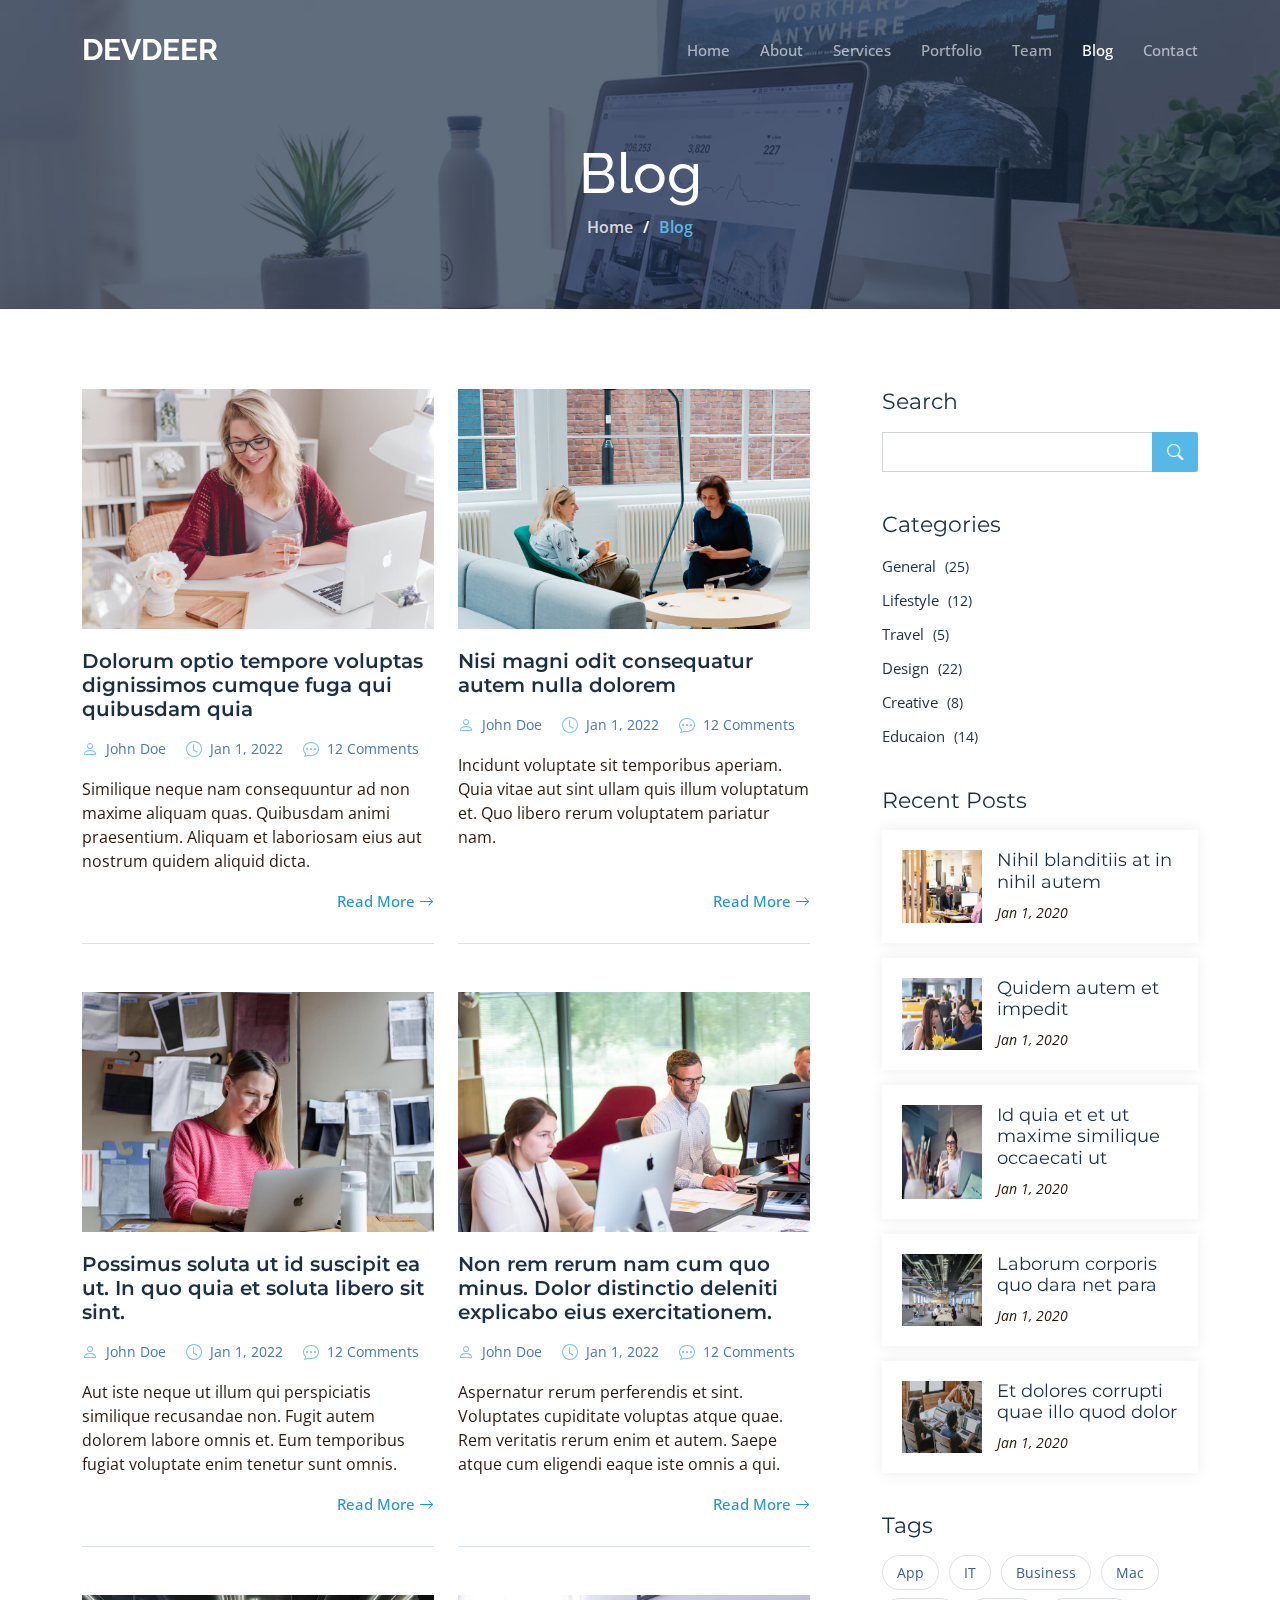
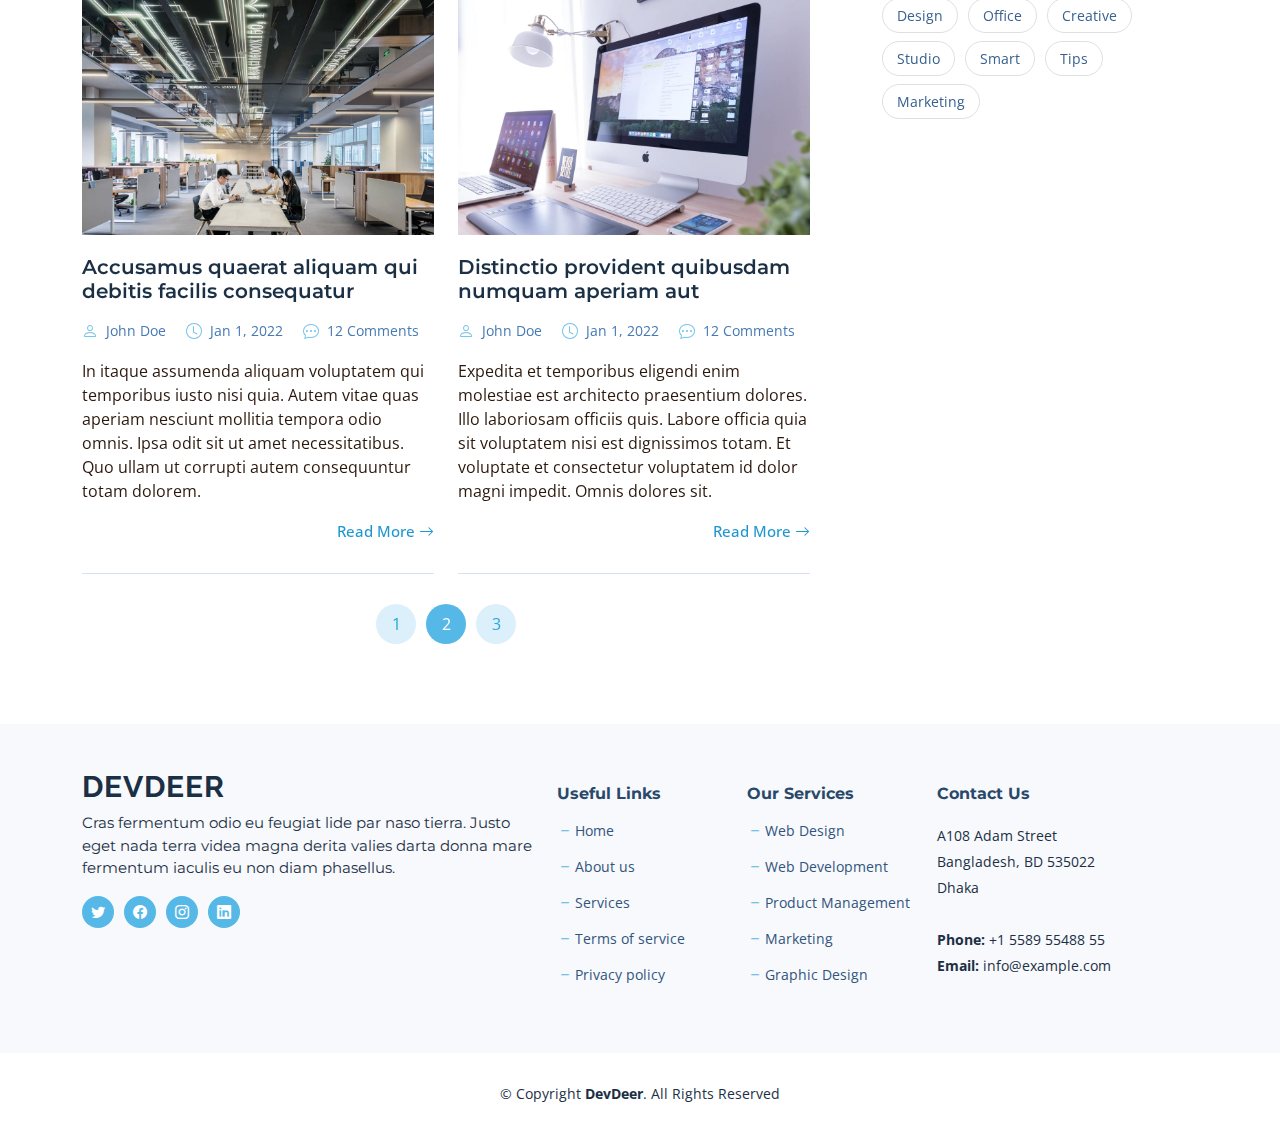
<file: blog.html>
<!DOCTYPE html>
<html lang="en">

<head>
  <meta charset="utf-8">
  <meta content="width=device-width, initial-scale=1.0" name="viewport">

  <title>Devdeer Our Company</title>
  <meta content="" name="description">
  <meta content="" name="keywords">

  <!-- Favicons -->
  <link href="assets/img/favicon.png" rel="icon">
  <link href="assets/img/apple-touch-icon.png" rel="apple-touch-icon">

  <!-- Google Fonts -->
  <link rel="preconnect" href="https://fonts.googleapis.com">
  <link rel="preconnect" href="https://fonts.gstatic.com" crossorigin>
  <link href="https://fonts.googleapis.com/css2?family=Open+Sans:ital,wght@0,300;0,400;0,500;0,600;0,700;1,300;1,400;1,600;1,700&family=Montserrat:ital,wght@0,300;0,400;0,500;0,600;0,700;1,300;1,400;1,500;1,600;1,700&family=Raleway:ital,wght@0,300;0,400;0,500;0,600;0,700;1,300;1,400;1,500;1,600;1,700&display=swap" rel="stylesheet">

  <!-- Vendor CSS Files -->
  <link href="assets/vendor/bootstrap/css/bootstrap.min.css" rel="stylesheet">
  <link href="assets/vendor/bootstrap-icons/bootstrap-icons.css" rel="stylesheet">
  <link href="assets/vendor/aos/aos.css" rel="stylesheet">
  <link href="assets/vendor/glightbox/css/glightbox.min.css" rel="stylesheet">
  <link href="assets/vendor/swiper/swiper-bundle.min.css" rel="stylesheet">
  <link href="assets/vendor/remixicon/remixicon.css" rel="stylesheet">

  <!-- Template Main CSS File -->
  <link href="assets/css/main.css" rel="stylesheet">

</head>

<body class="page-blog">

  <!-- ======= Header ======= -->
  <header id="header" class="header d-flex align-items-center fixed-top">
    <div class="container-fluid container-xl d-flex align-items-center justify-content-between">

      <a href="index.html" class="logo d-flex align-items-center">
        <!-- Uncomment the line below if you also wish to use an image logo -->
        <!-- <img src="assets/img/logo.png" alt=""> -->
        <h1 class="d-flex align-items-center">DEVDEER</h1>
      </a>

      <i class="mobile-nav-toggle mobile-nav-show bi bi-list"></i>
      <i class="mobile-nav-toggle mobile-nav-hide d-none bi bi-x"></i>

      <nav id="navbar" class="navbar">
        <ul>
          <li><a href="index.html">Home</a></li>
          <li><a href="about.html">About</a></li>
          <li><a href="services.html">Services</a></li>
          <li><a href="portfolio.html">Portfolio</a></li>
          <li><a href="team.html">Team</a></li>
          <li><a href="blog.html" class="active">Blog</a></li>
          <!-- <li class="dropdown"><a href="#"><span>Dropdown</span> <i class="bi bi-chevron-down dropdown-indicator"></i></a>
            <ul>
              <li><a href="#">Dropdown 1</a></li>
              <li class="dropdown"><a href="#"><span>Deep Dropdown</span> <i class="bi bi-chevron-down dropdown-indicator"></i></a>
                <ul>
                  <li><a href="#">Deep Dropdown 1</a></li>
                  <li><a href="#">Deep Dropdown 2</a></li>
                  <li><a href="#">Deep Dropdown 3</a></li>
                  <li><a href="#">Deep Dropdown 4</a></li>
                  <li><a href="#">Deep Dropdown 5</a></li>
                </ul>
              </li>
              <li><a href="#">Dropdown 2</a></li>
              <li><a href="#">Dropdown 3</a></li>
              <li><a href="#">Dropdown 4</a></li>
            </ul>
          </li> -->
          <li><a href="contact.html">Contact</a></li>
        </ul>
      </nav><!-- .navbar -->

    </div>
  </header><!-- End Header -->

  <main id="main">

    <!-- ======= Breadcrumbs ======= -->
    <div class="breadcrumbs d-flex align-items-center" style="background-image: url('assets/img/blog-header.jpg');">
      <div class="container position-relative d-flex flex-column align-items-center">

        <h2>Blog</h2>
        <ol>
          <li><a href="index.html">Home</a></li>
          <li>Blog</li>
        </ol>

      </div>
    </div><!-- End Breadcrumbs -->

    <!-- ======= Blog Section ======= -->
    <section id="blog" class="blog">
      <div class="container" data-aos="fade-up">

        <div class="row g-5">

          <div class="col-lg-8" data-aos="fade-up" data-aos-delay="200">

            <div class="row gy-5 posts-list">

              <div class="col-lg-6">
                <article class="d-flex flex-column">

                  <div class="post-img">
                    <img src="assets/img/blog/blog-1.jpg" alt="" class="img-fluid">
                  </div>

                  <h2 class="title">
                    <a href="blog-details.html">Dolorum optio tempore voluptas dignissimos cumque fuga qui quibusdam quia</a>
                  </h2>

                  <div class="meta-top">
                    <ul>
                      <li class="d-flex align-items-center"><i class="bi bi-person"></i> <a href="blog-details.html">John Doe</a></li>
                      <li class="d-flex align-items-center"><i class="bi bi-clock"></i> <a href="blog-details.html"><time datetime="2022-01-01">Jan 1, 2022</time></a></li>
                      <li class="d-flex align-items-center"><i class="bi bi-chat-dots"></i> <a href="blog-details.html">12 Comments</a></li>
                    </ul>
                  </div>

                  <div class="content">
                    <p>
                      Similique neque nam consequuntur ad non maxime aliquam quas. Quibusdam animi praesentium. Aliquam et laboriosam eius aut nostrum quidem aliquid dicta.
                    </p>
                  </div>

                  <div class="read-more mt-auto align-self-end">
                    <a href="blog-details.html">Read More <i class="bi bi-arrow-right"></i></a>
                  </div>

                </article>
              </div><!-- End post list item -->

              <div class="col-lg-6">
                <article class="d-flex flex-column">

                  <div class="post-img">
                    <img src="assets/img/blog/blog-2.jpg" alt="" class="img-fluid">
                  </div>

                  <h2 class="title">
                    <a href="blog-details.html">Nisi magni odit consequatur autem nulla dolorem</a>
                  </h2>

                  <div class="meta-top">
                    <ul>
                      <li class="d-flex align-items-center"><i class="bi bi-person"></i> <a href="blog-details.html">John Doe</a></li>
                      <li class="d-flex align-items-center"><i class="bi bi-clock"></i> <a href="blog-details.html"><time datetime="2022-01-01">Jan 1, 2022</time></a></li>
                      <li class="d-flex align-items-center"><i class="bi bi-chat-dots"></i> <a href="blog-details.html">12 Comments</a></li>
                    </ul>
                  </div>

                  <div class="content">
                    <p>
                      Incidunt voluptate sit temporibus aperiam. Quia vitae aut sint ullam quis illum voluptatum et. Quo libero rerum voluptatem pariatur nam.
                    </p>
                  </div>

                  <div class="read-more mt-auto align-self-end">
                    <a href="blog-details.html">Read More <i class="bi bi-arrow-right"></i></a>
                  </div>

                </article>
              </div><!-- End post list item -->

              <div class="col-lg-6">
                <article class="d-flex flex-column">

                  <div class="post-img">
                    <img src="assets/img/blog/blog-3.jpg" alt="" class="img-fluid">
                  </div>

                  <h2 class="title">
                    <a href="blog-details.html">Possimus soluta ut id suscipit ea ut. In quo quia et soluta libero sit sint.</a>
                  </h2>

                  <div class="meta-top">
                    <ul>
                      <li class="d-flex align-items-center"><i class="bi bi-person"></i> <a href="blog-details.html">John Doe</a></li>
                      <li class="d-flex align-items-center"><i class="bi bi-clock"></i> <a href="blog-details.html"><time datetime="2022-01-01">Jan 1, 2022</time></a></li>
                      <li class="d-flex align-items-center"><i class="bi bi-chat-dots"></i> <a href="blog-details.html">12 Comments</a></li>
                    </ul>
                  </div>

                  <div class="content">
                    <p>
                      Aut iste neque ut illum qui perspiciatis similique recusandae non. Fugit autem dolorem labore omnis et. Eum temporibus fugiat voluptate enim tenetur sunt omnis.
                    </p>
                  </div>

                  <div class="read-more mt-auto align-self-end">
                    <a href="blog-details.html">Read More <i class="bi bi-arrow-right"></i></a>
                  </div>

                </article>
              </div><!-- End post list item -->

              <div class="col-lg-6">
                <article class="d-flex flex-column">

                  <div class="post-img">
                    <img src="assets/img/blog/blog-4.jpg" alt="" class="img-fluid">
                  </div>

                  <h2 class="title">
                    <a href="blog-details.html">Non rem rerum nam cum quo minus. Dolor distinctio deleniti explicabo eius exercitationem.</a>
                  </h2>

                  <div class="meta-top">
                    <ul>
                      <li class="d-flex align-items-center"><i class="bi bi-person"></i> <a href="blog-details.html">John Doe</a></li>
                      <li class="d-flex align-items-center"><i class="bi bi-clock"></i> <a href="blog-details.html"><time datetime="2022-01-01">Jan 1, 2022</time></a></li>
                      <li class="d-flex align-items-center"><i class="bi bi-chat-dots"></i> <a href="blog-details.html">12 Comments</a></li>
                    </ul>
                  </div>

                  <div class="content">
                    <p>
                      Aspernatur rerum perferendis et sint. Voluptates cupiditate voluptas atque quae. Rem veritatis rerum enim et autem. Saepe atque cum eligendi eaque iste omnis a qui.
                    </p>
                  </div>

                  <div class="read-more mt-auto align-self-end">
                    <a href="blog-details.html">Read More <i class="bi bi-arrow-right"></i></a>
                  </div>

                </article>
              </div><!-- End post list item -->

              <div class="col-lg-6">
                <article class="d-flex flex-column">

                  <div class="post-img">
                    <img src="assets/img/blog/blog-5.jpg" alt="" class="img-fluid">
                  </div>

                  <h2 class="title">
                    <a href="blog-details.html">Accusamus quaerat aliquam qui debitis facilis consequatur</a>
                  </h2>

                  <div class="meta-top">
                    <ul>
                      <li class="d-flex align-items-center"><i class="bi bi-person"></i> <a href="blog-details.html">John Doe</a></li>
                      <li class="d-flex align-items-center"><i class="bi bi-clock"></i> <a href="blog-details.html"><time datetime="2022-01-01">Jan 1, 2022</time></a></li>
                      <li class="d-flex align-items-center"><i class="bi bi-chat-dots"></i> <a href="blog-details.html">12 Comments</a></li>
                    </ul>
                  </div>

                  <div class="content">
                    <p>
                      In itaque assumenda aliquam voluptatem qui temporibus iusto nisi quia. Autem vitae quas aperiam nesciunt mollitia tempora odio omnis. Ipsa odit sit ut amet necessitatibus. Quo ullam ut corrupti autem consequuntur totam dolorem.
                    </p>
                  </div>

                  <div class="read-more mt-auto align-self-end">
                    <a href="blog-details.html">Read More <i class="bi bi-arrow-right"></i></a>
                  </div>

                </article>
              </div><!-- End post list item -->

              <div class="col-lg-6">
                <article class="d-flex flex-column">

                  <div class="post-img">
                    <img src="assets/img/blog/blog-6.jpg" alt="" class="img-fluid">
                  </div>

                  <h2 class="title">
                    <a href="blog-details.html">Distinctio provident quibusdam numquam aperiam aut</a>
                  </h2>

                  <div class="meta-top">
                    <ul>
                      <li class="d-flex align-items-center"><i class="bi bi-person"></i> <a href="blog-details.html">John Doe</a></li>
                      <li class="d-flex align-items-center"><i class="bi bi-clock"></i> <a href="blog-details.html"><time datetime="2022-01-01">Jan 1, 2022</time></a></li>
                      <li class="d-flex align-items-center"><i class="bi bi-chat-dots"></i> <a href="blog-details.html">12 Comments</a></li>
                    </ul>
                  </div>

                  <div class="content">
                    <p>
                      Expedita et temporibus eligendi enim molestiae est architecto praesentium dolores. Illo laboriosam officiis quis. Labore officia quia sit voluptatem nisi est dignissimos totam. Et voluptate et consectetur voluptatem id dolor magni impedit. Omnis dolores sit.
                    </p>
                  </div>

                  <div class="read-more mt-auto align-self-end">
                    <a href="blog-details.html">Read More <i class="bi bi-arrow-right"></i></a>
                  </div>

                </article>
              </div><!-- End post list item -->

            </div><!-- End blog posts list -->

            <div class="blog-pagination">
              <ul class="justify-content-center">
                <li><a href="#">1</a></li>
                <li class="active"><a href="#">2</a></li>
                <li><a href="#">3</a></li>
              </ul>
            </div><!-- End blog pagination -->

          </div>

          <div class="col-lg-4" data-aos="fade-up" data-aos-delay="400">

            <div class="sidebar ps-lg-4">

              <div class="sidebar-item search-form">
                <h3 class="sidebar-title">Search</h3>
                <form action="" class="mt-3">
                  <input type="text">
                  <button type="submit"><i class="bi bi-search"></i></button>
                </form>
              </div><!-- End sidebar search formn-->

              <div class="sidebar-item categories">
                <h3 class="sidebar-title">Categories</h3>
                <ul class="mt-3">
                  <li><a href="#">General <span>(25)</span></a></li>
                  <li><a href="#">Lifestyle <span>(12)</span></a></li>
                  <li><a href="#">Travel <span>(5)</span></a></li>
                  <li><a href="#">Design <span>(22)</span></a></li>
                  <li><a href="#">Creative <span>(8)</span></a></li>
                  <li><a href="#">Educaion <span>(14)</span></a></li>
                </ul>
              </div><!-- End sidebar categories-->

              <div class="sidebar-item recent-posts">
                <h3 class="sidebar-title">Recent Posts</h3>

                <div class="mt-3">

                  <div class="post-item mt-3">
                    <img src="assets/img/blog/blog-recent-1.jpg" alt="" class="flex-shrink-0">
                    <div>
                      <h4><a href="blog-post.html">Nihil blanditiis at in nihil autem</a></h4>
                      <time datetime="2020-01-01">Jan 1, 2020</time>
                    </div>
                  </div><!-- End recent post item-->

                  <div class="post-item">
                    <img src="assets/img/blog/blog-recent-2.jpg" alt="" class="flex-shrink-0">
                    <div>
                      <h4><a href="blog-post.html">Quidem autem et impedit</a></h4>
                      <time datetime="2020-01-01">Jan 1, 2020</time>
                    </div>
                  </div><!-- End recent post item-->

                  <div class="post-item">
                    <img src="assets/img/blog/blog-recent-3.jpg" alt="" class="flex-shrink-0">
                    <div>
                      <h4><a href="blog-post.html">Id quia et et ut maxime similique occaecati ut</a></h4>
                      <time datetime="2020-01-01">Jan 1, 2020</time>
                    </div>
                  </div><!-- End recent post item-->

                  <div class="post-item">
                    <img src="assets/img/blog/blog-recent-4.jpg" alt="" class="flex-shrink-0">
                    <div>
                      <h4><a href="blog-post.html">Laborum corporis quo dara net para</a></h4>
                      <time datetime="2020-01-01">Jan 1, 2020</time>
                    </div>
                  </div><!-- End recent post item-->

                  <div class="post-item">
                    <img src="assets/img/blog/blog-recent-5.jpg" alt="" class="flex-shrink-0">
                    <div>
                      <h4><a href="blog-post.html">Et dolores corrupti quae illo quod dolor</a></h4>
                      <time datetime="2020-01-01">Jan 1, 2020</time>
                    </div>
                  </div><!-- End recent post item-->

                </div>

              </div><!-- End sidebar recent posts-->

              <div class="sidebar-item tags">
                <h3 class="sidebar-title">Tags</h3>
                <ul class="mt-3">
                  <li><a href="#">App</a></li>
                  <li><a href="#">IT</a></li>
                  <li><a href="#">Business</a></li>
                  <li><a href="#">Mac</a></li>
                  <li><a href="#">Design</a></li>
                  <li><a href="#">Office</a></li>
                  <li><a href="#">Creative</a></li>
                  <li><a href="#">Studio</a></li>
                  <li><a href="#">Smart</a></li>
                  <li><a href="#">Tips</a></li>
                  <li><a href="#">Marketing</a></li>
                </ul>
              </div><!-- End sidebar tags-->

            </div><!-- End Blog Sidebar -->

          </div>

        </div>

      </div>
    </section><!-- End Blog Section -->

  </main><!-- End #main -->

  <!-- ======= Footer ======= -->
  <footer id="footer" class="footer">

    <div class="footer-content">
      <div class="container">
        <div class="row gy-4">
          <div class="col-lg-5 col-md-12 footer-info">
            <a href="index.html" class="logo d-flex align-items-center">
              <span>DEVDEER</span>
            </a>
            <p>Cras fermentum odio eu feugiat lide par naso tierra. Justo eget nada terra videa magna derita valies darta donna mare fermentum iaculis eu non diam phasellus.</p>
            <div class="social-links d-flex  mt-3">
              <a href="#" class="twitter"><i class="bi bi-twitter"></i></a>
              <a href="#" class="facebook"><i class="bi bi-facebook"></i></a>
              <a href="#" class="instagram"><i class="bi bi-instagram"></i></a>
              <a href="#" class="linkedin"><i class="bi bi-linkedin"></i></a>
            </div>
          </div>

          <div class="col-lg-2 col-6 footer-links">
            <h4>Useful Links</h4>
            <ul>
              <li><i class="bi bi-dash"></i> <a href="#">Home</a></li>
              <li><i class="bi bi-dash"></i> <a href="#">About us</a></li>
              <li><i class="bi bi-dash"></i> <a href="#">Services</a></li>
              <li><i class="bi bi-dash"></i> <a href="#">Terms of service</a></li>
              <li><i class="bi bi-dash"></i> <a href="#">Privacy policy</a></li>
            </ul>
          </div>

          <div class="col-lg-2 col-6 footer-links">
            <h4>Our Services</h4>
            <ul>
              <li><i class="bi bi-dash"></i> <a href="#">Web Design</a></li>
              <li><i class="bi bi-dash"></i> <a href="#">Web Development</a></li>
              <li><i class="bi bi-dash"></i> <a href="#">Product Management</a></li>
              <li><i class="bi bi-dash"></i> <a href="#">Marketing</a></li>
              <li><i class="bi bi-dash"></i> <a href="#">Graphic Design</a></li>
            </ul>
          </div>

          <div class="col-lg-3 col-md-12 footer-contact text-center text-md-start">
            <h4>Contact Us</h4>
            <p>
              A108 Adam Street <br>
              Bangladesh, BD 535022<br>
              Dhaka  <br><br>
              <strong>Phone:</strong> +1 5589 55488 55<br>
              <strong>Email:</strong> info@example.com<br>
            </p>

          </div>

        </div>
      </div>
    </div>

    <div class="footer-legal">
      <div class="container">
        <div class="copyright">
          &copy; Copyright <strong><span>DevDeer</span></strong>. All Rights Reserved
        </div>
      </div>
    </div>
  </footer><!-- End Footer -->
  <!-- End Footer -->

  <a href="#" class="scroll-top d-flex align-items-center justify-content-center"><i class="bi bi-arrow-up-short"></i></a>

  <div id="preloader"></div>

  <!-- Vendor JS Files -->
  <script src="assets/vendor/bootstrap/js/bootstrap.bundle.min.js"></script>
  <script src="assets/vendor/aos/aos.js"></script>
  <script src="assets/vendor/glightbox/js/glightbox.min.js"></script>
  <script src="assets/vendor/swiper/swiper-bundle.min.js"></script>
  <script src="assets/vendor/isotope-layout/isotope.pkgd.min.js"></script>
  <script src="assets/vendor/php-email-form/validate.js"></script>

  <!-- Template Main JS File -->
  <script src="assets/js/main.js"></script>

</body>

</html>
</file>
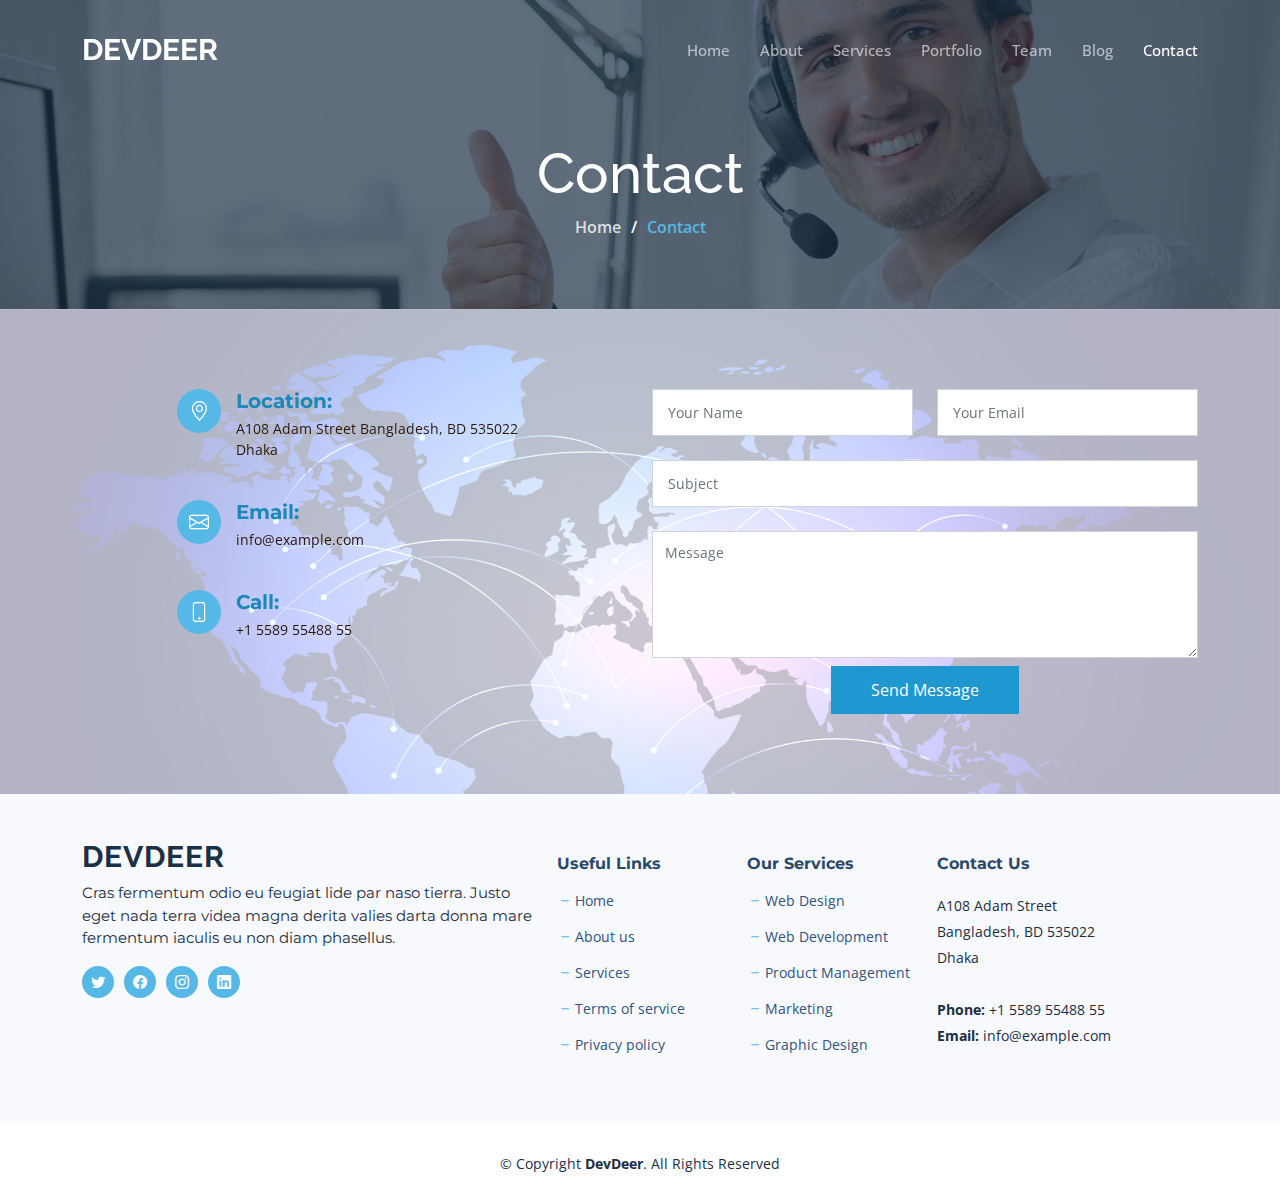
<file: contact.html>
<!DOCTYPE html>
<html lang="en">

<head>
  <meta charset="utf-8">
  <meta content="width=device-width, initial-scale=1.0" name="viewport">

  <title>Devdeer Our Company</title>
  <meta content="" name="description">
  <meta content="" name="keywords">

  <!-- Favicons -->
  <link href="assets/img/favicon.png" rel="icon">
  <link href="assets/img/apple-touch-icon.png" rel="apple-touch-icon">

  <!-- Google Fonts -->
  <link rel="preconnect" href="https://fonts.googleapis.com">
  <link rel="preconnect" href="https://fonts.gstatic.com" crossorigin>
  <link href="https://fonts.googleapis.com/css2?family=Open+Sans:ital,wght@0,300;0,400;0,500;0,600;0,700;1,300;1,400;1,600;1,700&family=Montserrat:ital,wght@0,300;0,400;0,500;0,600;0,700;1,300;1,400;1,500;1,600;1,700&family=Raleway:ital,wght@0,300;0,400;0,500;0,600;0,700;1,300;1,400;1,500;1,600;1,700&display=swap" rel="stylesheet">

  <!-- Vendor CSS Files -->
  <link href="assets/vendor/bootstrap/css/bootstrap.min.css" rel="stylesheet">
  <link href="assets/vendor/bootstrap-icons/bootstrap-icons.css" rel="stylesheet">
  <link href="assets/vendor/aos/aos.css" rel="stylesheet">
  <link href="assets/vendor/glightbox/css/glightbox.min.css" rel="stylesheet">
  <link href="assets/vendor/swiper/swiper-bundle.min.css" rel="stylesheet">
  <link href="assets/vendor/remixicon/remixicon.css" rel="stylesheet">

  <!-- Template Main CSS File -->
  <link href="assets/css/main.css" rel="stylesheet">

</head>

<body class="page-contact">

  <!-- ======= Header ======= -->
  <header id="header" class="header d-flex align-items-center fixed-top">
    <div class="container-fluid container-xl d-flex align-items-center justify-content-between">

      <a href="index.html" class="logo d-flex align-items-center">
        <!-- Uncomment the line below if you also wish to use an image logo -->
        <!-- <img src="assets/img/logo.png" alt=""> -->
        <h1 class="d-flex align-items-center">DEVDEER</h1>
      </a>

      <i class="mobile-nav-toggle mobile-nav-show bi bi-list"></i>
      <i class="mobile-nav-toggle mobile-nav-hide d-none bi bi-x"></i>

      <nav id="navbar" class="navbar">
        <ul>
          <li><a href="index.html">Home</a></li>
          <li><a href="about.html">About</a></li>
          <li><a href="services.html">Services</a></li>
          <li><a href="portfolio.html">Portfolio</a></li>
          <li><a href="team.html">Team</a></li>
          <li><a href="blog.html">Blog</a></li>
          <!-- <li class="dropdown"><a href="#"><span>Dropdown</span> <i class="bi bi-chevron-down dropdown-indicator"></i></a>
            <ul>
              <li><a href="#">Dropdown 1</a></li>
              <li class="dropdown"><a href="#"><span>Deep Dropdown</span> <i class="bi bi-chevron-down dropdown-indicator"></i></a>
                <ul>
                  <li><a href="#">Deep Dropdown 1</a></li>
                  <li><a href="#">Deep Dropdown 2</a></li>
                  <li><a href="#">Deep Dropdown 3</a></li>
                  <li><a href="#">Deep Dropdown 4</a></li>
                  <li><a href="#">Deep Dropdown 5</a></li>
                </ul>
              </li>
              <li><a href="#">Dropdown 2</a></li>
              <li><a href="#">Dropdown 3</a></li>
              <li><a href="#">Dropdown 4</a></li>
            </ul>
          </li> -->
          <li><a href="contact.html" class="active">Contact</a></li>
        </ul>
      </nav><!-- .navbar -->

    </div>
  </header><!-- End Header -->

  <main id="main">

    <!-- ======= Breadcrumbs ======= -->
    <div class="breadcrumbs d-flex align-items-center" style="background-image: url('assets/img/contact-header.jpg');">
      <div class="container position-relative d-flex flex-column align-items-center">

        <h2>Contact</h2>
        <ol>
          <li><a href="index.html">Home</a></li>
          <li>Contact</li>
        </ol>

      </div>
    </div><!-- End Breadcrumbs -->

    <!-- ======= Contact Section ======= -->
    <section id="contact" class="contact">
      <div class="container position-relative" data-aos="fade-up">

        <div class="row gy-4 d-flex justify-content-end">

          <div class="col-lg-5" data-aos="fade-up" data-aos-delay="100">

            <div class="info-item d-flex">
              <i class="bi bi-geo-alt flex-shrink-0"></i>
              <div>
                <h4>Location:</h4>
                <p> A108 Adam Street
                  Bangladesh, BD 535022<br>
                  Dhaka </p>
              </div>
            </div><!-- End Info Item -->

            <div class="info-item d-flex">
              <i class="bi bi-envelope flex-shrink-0"></i>
              <div>
                <h4>Email:</h4>
                <p>info@example.com</p>
              </div>
            </div><!-- End Info Item -->

            <div class="info-item d-flex">
              <i class="bi bi-phone flex-shrink-0"></i>
              <div>
                <h4>Call:</h4>
                <p>+1 5589 55488 55</p>
              </div>
            </div><!-- End Info Item -->

          </div>

          <div class="col-lg-6" data-aos="fade-up" data-aos-delay="250">

            <form action="https://formspree.io/f/xayvgykl" method="POST" class="php-email-form">
              <div class="row">
                <div class="col-md-6 form-group">
                  <input type="text" name="name" class="form-control" id="name" placeholder="Your Name" required>
                </div>
                <div class="col-md-6 form-group mt-3 mt-md-0">
                  <input type="email" class="form-control" name="email" id="email" placeholder="Your Email" required>
                </div>
              </div>
              <div class="form-group mt-3">
                <input type="text" class="form-control" name="subject" id="subject" placeholder="Subject" required>
              </div>
              <div class="form-group mt-3">
                <textarea class="form-control" name="message" rows="5" placeholder="Message" required></textarea>
              </div>
              <div class="text-center"><button type="submit">Send Message</button></div>
            </form>

          </div><!-- End Contact Form -->

        </div>

      </div>
    </section><!-- End Contact Section -->

  </main><!-- End #main -->

  <!-- ======= Footer ======= -->
  <footer id="footer" class="footer">

    <div class="footer-content">
      <div class="container">
        <div class="row gy-4">
          <div class="col-lg-5 col-md-12 footer-info">
            <a href="index.html" class="logo d-flex align-items-center">
              <span>DEVDEER</span>
            </a>
            <p>Cras fermentum odio eu feugiat lide par naso tierra. Justo eget nada terra videa magna derita valies darta donna mare fermentum iaculis eu non diam phasellus.</p>
            <div class="social-links d-flex  mt-3">
              <a href="#" class="twitter"><i class="bi bi-twitter"></i></a>
              <a href="#" class="facebook"><i class="bi bi-facebook"></i></a>
              <a href="#" class="instagram"><i class="bi bi-instagram"></i></a>
              <a href="#" class="linkedin"><i class="bi bi-linkedin"></i></a>
            </div>
          </div>

          <div class="col-lg-2 col-6 footer-links">
            <h4>Useful Links</h4>
            <ul>
              <li><i class="bi bi-dash"></i> <a href="#">Home</a></li>
              <li><i class="bi bi-dash"></i> <a href="#">About us</a></li>
              <li><i class="bi bi-dash"></i> <a href="#">Services</a></li>
              <li><i class="bi bi-dash"></i> <a href="#">Terms of service</a></li>
              <li><i class="bi bi-dash"></i> <a href="#">Privacy policy</a></li>
            </ul>
          </div>

          <div class="col-lg-2 col-6 footer-links">
            <h4>Our Services</h4>
            <ul>
              <li><i class="bi bi-dash"></i> <a href="#">Web Design</a></li>
              <li><i class="bi bi-dash"></i> <a href="#">Web Development</a></li>
              <li><i class="bi bi-dash"></i> <a href="#">Product Management</a></li>
              <li><i class="bi bi-dash"></i> <a href="#">Marketing</a></li>
              <li><i class="bi bi-dash"></i> <a href="#">Graphic Design</a></li>
            </ul>
          </div>

          <div class="col-lg-3 col-md-12 footer-contact text-center text-md-start">
            <h4>Contact Us</h4>
            <p>
              A108 Adam Street <br>
              Bangladesh, BD 535022<br>
              Dhaka <br><br>
              <strong>Phone:</strong> +1 5589 55488 55<br>
              <strong>Email:</strong> info@example.com<br>
            </p>

          </div>

        </div>
      </div>
    </div>

    <div class="footer-legal">
      <div class="container">
        <div class="copyright">
          &copy; Copyright <strong><span>DevDeer</span></strong>. All Rights Reserved
        </div>
      </div>
    </div>
  </footer><!-- End Footer -->
  <!-- End Footer -->

  <a href="#" class="scroll-top d-flex align-items-center justify-content-center"><i class="bi bi-arrow-up-short"></i></a>

  <div id="preloader"></div>

  <!-- Vendor JS Files -->
  <script src="assets/vendor/bootstrap/js/bootstrap.bundle.min.js"></script>
  <script src="assets/vendor/aos/aos.js"></script>
  <script src="assets/vendor/glightbox/js/glightbox.min.js"></script>
  <script src="assets/vendor/swiper/swiper-bundle.min.js"></script>
  <script src="assets/vendor/isotope-layout/isotope.pkgd.min.js"></script>
  <script src="assets/vendor/php-email-form/validate.js"></script>

  <!-- Template Main JS File -->
  <script src="assets/js/main.js"></script>

</body>

</html>
</file>
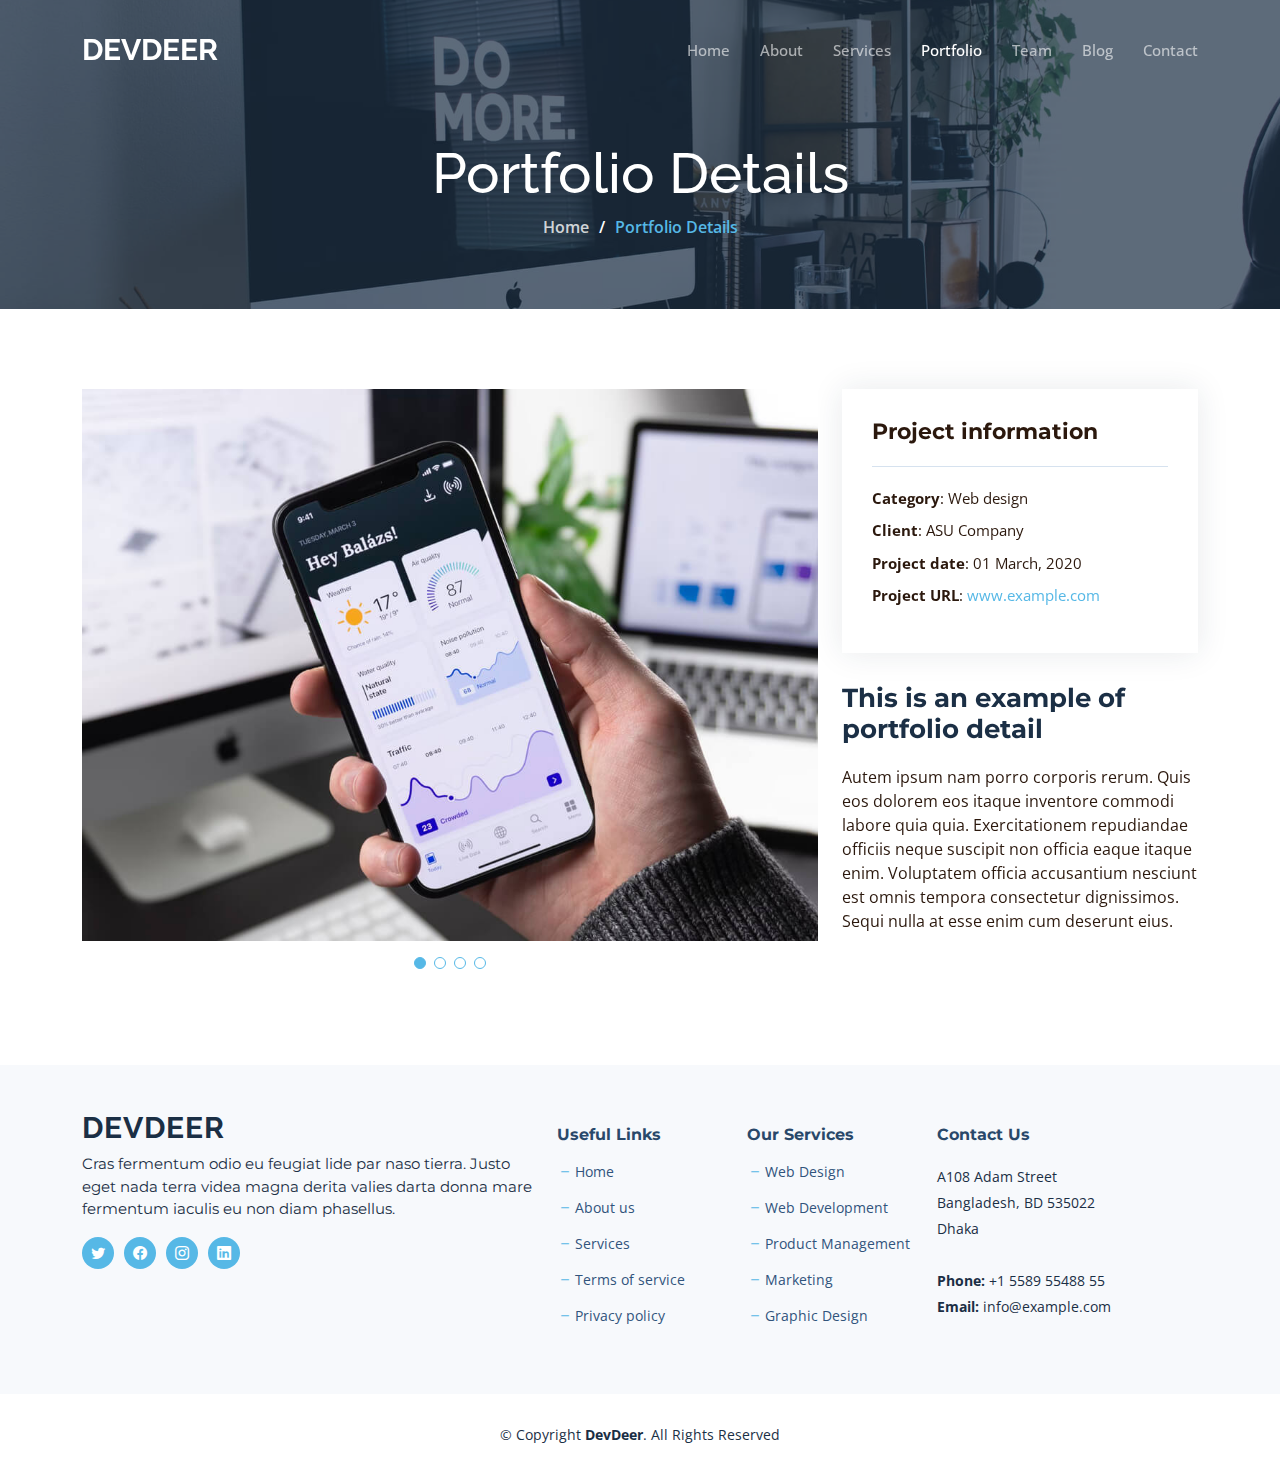
<file: portfolio-details.html>
<!DOCTYPE html>
<html lang="en">

<head>
  <meta charset="utf-8">
  <meta content="width=device-width, initial-scale=1.0" name="viewport">

  <title>Devdeer Our Company</title>
  <meta content="" name="description">
  <meta content="" name="keywords">

  <!-- Favicons -->
  <link href="assets/img/favicon.png" rel="icon">
  <link href="assets/img/apple-touch-icon.png" rel="apple-touch-icon">

  <!-- Google Fonts -->
  <link rel="preconnect" href="https://fonts.googleapis.com">
  <link rel="preconnect" href="https://fonts.gstatic.com" crossorigin>
  <link href="https://fonts.googleapis.com/css2?family=Open+Sans:ital,wght@0,300;0,400;0,500;0,600;0,700;1,300;1,400;1,600;1,700&family=Montserrat:ital,wght@0,300;0,400;0,500;0,600;0,700;1,300;1,400;1,500;1,600;1,700&family=Raleway:ital,wght@0,300;0,400;0,500;0,600;0,700;1,300;1,400;1,500;1,600;1,700&display=swap" rel="stylesheet">

  <!-- Vendor CSS Files -->
  <link href="assets/vendor/bootstrap/css/bootstrap.min.css" rel="stylesheet">
  <link href="assets/vendor/bootstrap-icons/bootstrap-icons.css" rel="stylesheet">
  <link href="assets/vendor/aos/aos.css" rel="stylesheet">
  <link href="assets/vendor/glightbox/css/glightbox.min.css" rel="stylesheet">
  <link href="assets/vendor/swiper/swiper-bundle.min.css" rel="stylesheet">
  <link href="assets/vendor/remixicon/remixicon.css" rel="stylesheet">

  <!-- Template Main CSS File -->
  <link href="assets/css/main.css" rel="stylesheet">

</head>

<body class="page-portfolio">

  <!-- ======= Header ======= -->
  <header id="header" class="header d-flex align-items-center fixed-top">
    <div class="container-fluid container-xl d-flex align-items-center justify-content-between">

      <a href="index.html" class="logo d-flex align-items-center">
        <!-- Uncomment the line below if you also wish to use an image logo -->
        <!-- <img src="assets/img/logo.png" alt=""> -->
        <h1 class="d-flex align-items-center">DEVDEER</h1>
      </a>

      <i class="mobile-nav-toggle mobile-nav-show bi bi-list"></i>
      <i class="mobile-nav-toggle mobile-nav-hide d-none bi bi-x"></i>

      <nav id="navbar" class="navbar">
        <ul>
          <li><a href="index.html">Home</a></li>
          <li><a href="about.html">About</a></li>
          <li><a href="services.html">Services</a></li>
          <li><a href="portfolio.html" class="active">Portfolio</a></li>
          <li><a href="team.html">Team</a></li>
          <li><a href="blog.html">Blog</a></li>
          <!-- <li class="dropdown"><a href="#"><span>Dropdown</span> <i class="bi bi-chevron-down dropdown-indicator"></i></a>
            <ul>
              <li><a href="#">Dropdown 1</a></li>
              <li class="dropdown"><a href="#"><span>Deep Dropdown</span> <i class="bi bi-chevron-down dropdown-indicator"></i></a>
                <ul>
                  <li><a href="#">Deep Dropdown 1</a></li>
                  <li><a href="#">Deep Dropdown 2</a></li>
                  <li><a href="#">Deep Dropdown 3</a></li>
                  <li><a href="#">Deep Dropdown 4</a></li>
                  <li><a href="#">Deep Dropdown 5</a></li>
                </ul>
              </li>
              <li><a href="#">Dropdown 2</a></li>
              <li><a href="#">Dropdown 3</a></li>
              <li><a href="#">Dropdown 4</a></li>
            </ul>
          </li> -->
          <li><a href="contact.html">Contact</a></li>
        </ul>
      </nav><!-- .navbar -->

    </div>
  </header><!-- End Header -->

  <main id="main">

    <!-- ======= Breadcrumbs ======= -->
    <div class="breadcrumbs d-flex align-items-center" style="background-image: url('assets/img/portfolio-header.jpg');">
      <div class="container position-relative d-flex flex-column align-items-center">

        <h2>Portfolio Details</h2>
        <ol>
          <li><a href="index.html">Home</a></li>
          <li>Portfolio Details</li>
        </ol>

      </div>
    </div><!-- End Breadcrumbs -->

    <!-- ======= Portfolio Details Section ======= -->
    <section id="portfolio-details" class="portfolio-details">
      <div class="container" data-aos="fade-up">

        <div class="row gy-4">

          <div class="col-lg-8">
            <div class="slides-1 portfolio-details-slider swiper">
              <div class="swiper-wrapper align-items-center">

                <div class="swiper-slide">
                  <img src="assets/img/portfolio/app-1.jpg" alt="">
                </div>

                <div class="swiper-slide">
                  <img src="assets/img/portfolio/product-1.jpg" alt="">
                </div>

                <div class="swiper-slide">
                  <img src="assets/img/portfolio/branding-1.jpg" alt="">
                </div>

                <div class="swiper-slide">
                  <img src="assets/img/portfolio/books-1.jpg" alt="">
                </div>

              </div>
              <div class="swiper-pagination"></div>
            </div>
          </div>

          <div class="col-lg-4">
            <div class="portfolio-info">
              <h3>Project information</h3>
              <ul>
                <li><strong>Category</strong>: Web design</li>
                <li><strong>Client</strong>: ASU Company</li>
                <li><strong>Project date</strong>: 01 March, 2020</li>
                <li><strong>Project URL</strong>: <a href="#">www.example.com</a></li>
              </ul>
            </div>
            <div class="portfolio-description">
              <h2>This is an example of portfolio detail</h2>
              <p>
                Autem ipsum nam porro corporis rerum. Quis eos dolorem eos itaque inventore commodi labore quia quia. Exercitationem repudiandae officiis neque suscipit non officia eaque itaque enim. Voluptatem officia accusantium nesciunt est omnis tempora consectetur dignissimos. Sequi nulla at esse enim cum deserunt eius.
              </p>
            </div>
          </div>

        </div>

      </div>
    </section><!-- End Portfolio Details Section -->

  </main><!-- End #main -->

  <!-- ======= Footer ======= -->
  <footer id="footer" class="footer">

    <div class="footer-content">
      <div class="container">
        <div class="row gy-4">
          <div class="col-lg-5 col-md-12 footer-info">
            <a href="index.html" class="logo d-flex align-items-center">
              <span>DEVDEER</span>
            </a>
            <p>Cras fermentum odio eu feugiat lide par naso tierra. Justo eget nada terra videa magna derita valies darta donna mare fermentum iaculis eu non diam phasellus.</p>
            <div class="social-links d-flex  mt-3">
              <a href="#" class="twitter"><i class="bi bi-twitter"></i></a>
              <a href="#" class="facebook"><i class="bi bi-facebook"></i></a>
              <a href="#" class="instagram"><i class="bi bi-instagram"></i></a>
              <a href="#" class="linkedin"><i class="bi bi-linkedin"></i></a>
            </div>
          </div>

          <div class="col-lg-2 col-6 footer-links">
            <h4>Useful Links</h4>
            <ul>
              <li><i class="bi bi-dash"></i> <a href="#">Home</a></li>
              <li><i class="bi bi-dash"></i> <a href="#">About us</a></li>
              <li><i class="bi bi-dash"></i> <a href="#">Services</a></li>
              <li><i class="bi bi-dash"></i> <a href="#">Terms of service</a></li>
              <li><i class="bi bi-dash"></i> <a href="#">Privacy policy</a></li>
            </ul>
          </div>

          <div class="col-lg-2 col-6 footer-links">
            <h4>Our Services</h4>
            <ul>
              <li><i class="bi bi-dash"></i> <a href="#">Web Design</a></li>
              <li><i class="bi bi-dash"></i> <a href="#">Web Development</a></li>
              <li><i class="bi bi-dash"></i> <a href="#">Product Management</a></li>
              <li><i class="bi bi-dash"></i> <a href="#">Marketing</a></li>
              <li><i class="bi bi-dash"></i> <a href="#">Graphic Design</a></li>
            </ul>
          </div>

          <div class="col-lg-3 col-md-12 footer-contact text-center text-md-start">
            <h4>Contact Us</h4>
            <p>
              A108 Adam Street <br>
              Bangladesh, BD 535022<br>
              Dhaka <br><br>
              <strong>Phone:</strong> +1 5589 55488 55<br>
              <strong>Email:</strong> info@example.com<br>
            </p>

          </div>

        </div>
      </div>
    </div>

    <div class="footer-legal">
      <div class="container">
        <div class="copyright">
          &copy; Copyright <strong><span>DevDeer</span></strong>. All Rights Reserved
        </div>
      </div>
    </div>
  </footer><!-- End Footer -->
  <!-- End Footer -->

  <a href="#" class="scroll-top d-flex align-items-center justify-content-center"><i class="bi bi-arrow-up-short"></i></a>

  <div id="preloader"></div>

  <!-- Vendor JS Files -->
  <script src="assets/vendor/bootstrap/js/bootstrap.bundle.min.js"></script>
  <script src="assets/vendor/aos/aos.js"></script>
  <script src="assets/vendor/glightbox/js/glightbox.min.js"></script>
  <script src="assets/vendor/swiper/swiper-bundle.min.js"></script>
  <script src="assets/vendor/isotope-layout/isotope.pkgd.min.js"></script>
  <script src="assets/vendor/php-email-form/validate.js"></script>

  <!-- Template Main JS File -->
  <script src="assets/js/main.js"></script>

</body>

</html>
</file>
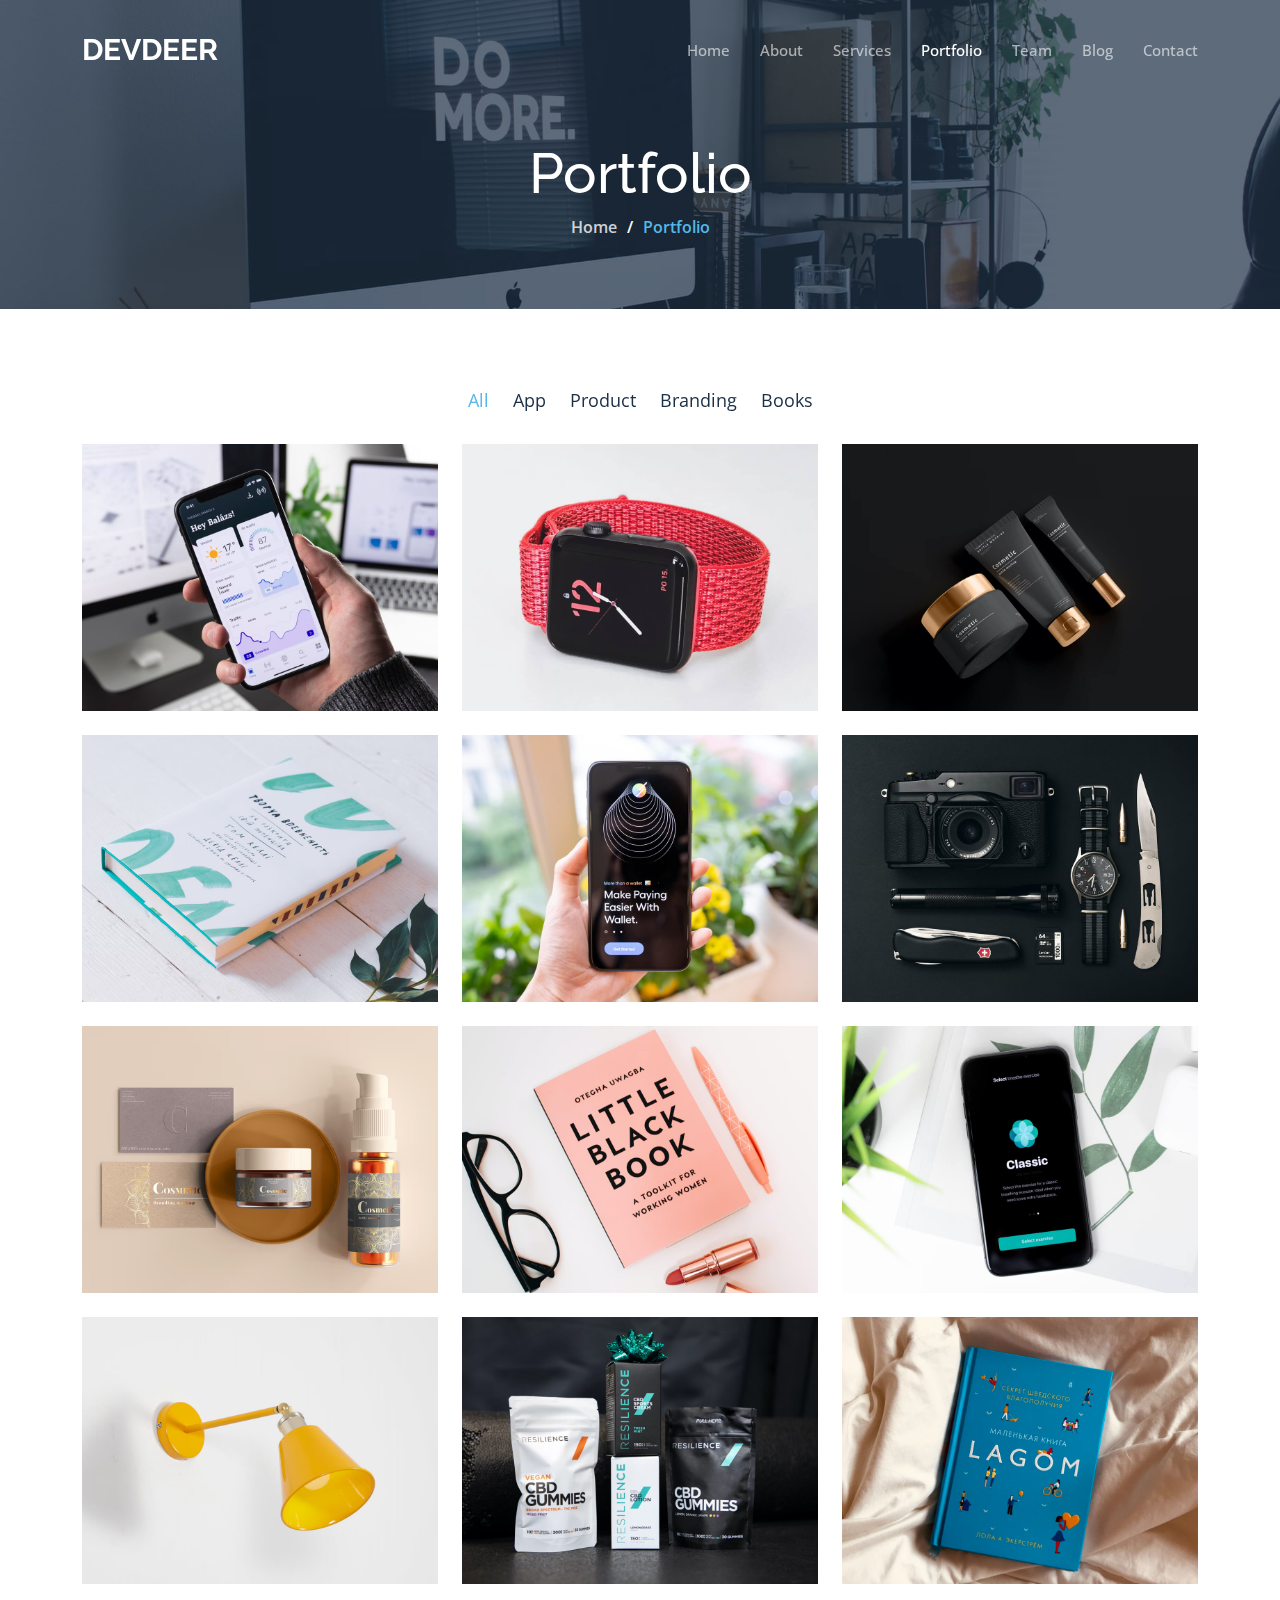
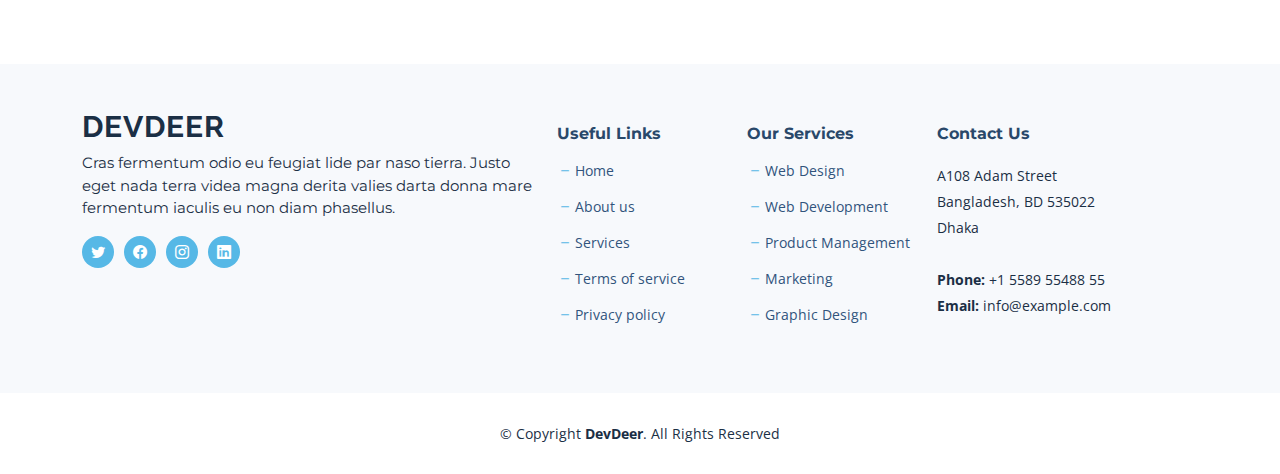
<file: portfolio.html>
<!DOCTYPE html>
<html lang="en">

<head>
  <meta charset="utf-8">
  <meta content="width=device-width, initial-scale=1.0" name="viewport">

  <title>Devdeer Our Company</title>
  <meta content="" name="description">
  <meta content="" name="keywords">

  <!-- Favicons -->
  <link href="assets/img/favicon.png" rel="icon">
  <link href="assets/img/apple-touch-icon.png" rel="apple-touch-icon">

  <!-- Google Fonts -->
  <link rel="preconnect" href="https://fonts.googleapis.com">
  <link rel="preconnect" href="https://fonts.gstatic.com" crossorigin>
  <link href="https://fonts.googleapis.com/css2?family=Open+Sans:ital,wght@0,300;0,400;0,500;0,600;0,700;1,300;1,400;1,600;1,700&family=Montserrat:ital,wght@0,300;0,400;0,500;0,600;0,700;1,300;1,400;1,500;1,600;1,700&family=Raleway:ital,wght@0,300;0,400;0,500;0,600;0,700;1,300;1,400;1,500;1,600;1,700&display=swap" rel="stylesheet">

  <!-- Vendor CSS Files -->
  <link href="assets/vendor/bootstrap/css/bootstrap.min.css" rel="stylesheet">
  <link href="assets/vendor/bootstrap-icons/bootstrap-icons.css" rel="stylesheet">
  <link href="assets/vendor/aos/aos.css" rel="stylesheet">
  <link href="assets/vendor/glightbox/css/glightbox.min.css" rel="stylesheet">
  <link href="assets/vendor/swiper/swiper-bundle.min.css" rel="stylesheet">
  <link href="assets/vendor/remixicon/remixicon.css" rel="stylesheet">

  <!-- Template Main CSS File -->
  <link href="assets/css/main.css" rel="stylesheet">

</head>

<body class="page-portfolio">

  <!-- ======= Header ======= -->
  <header id="header" class="header d-flex align-items-center fixed-top">
    <div class="container-fluid container-xl d-flex align-items-center justify-content-between">

      <a href="index.html" class="logo d-flex align-items-center">
        <!-- Uncomment the line below if you also wish to use an image logo -->
        <!-- <img src="assets/img/logo.png" alt=""> -->
        <h1 class="d-flex align-items-center">DEVDEER</h1>
      </a>

      <i class="mobile-nav-toggle mobile-nav-show bi bi-list"></i>
      <i class="mobile-nav-toggle mobile-nav-hide d-none bi bi-x"></i>

      <nav id="navbar" class="navbar">
        <ul>
          <li><a href="index.html">Home</a></li>
          <li><a href="about.html">About</a></li>
          <li><a href="services.html">Services</a></li>
          <li><a href="portfolio.html" class="active">Portfolio</a></li>
          <li><a href="team.html">Team</a></li>
          <li><a href="blog.html">Blog</a></li>
          <!-- <li class="dropdown"><a href="#"><span>Dropdown</span> <i class="bi bi-chevron-down dropdown-indicator"></i></a>
            <ul>
              <li><a href="#">Dropdown 1</a></li>
              <li class="dropdown"><a href="#"><span>Deep Dropdown</span> <i class="bi bi-chevron-down dropdown-indicator"></i></a>
                <ul>
                  <li><a href="#">Deep Dropdown 1</a></li>
                  <li><a href="#">Deep Dropdown 2</a></li>
                  <li><a href="#">Deep Dropdown 3</a></li>
                  <li><a href="#">Deep Dropdown 4</a></li>
                  <li><a href="#">Deep Dropdown 5</a></li>
                </ul>
              </li>
              <li><a href="#">Dropdown 2</a></li>
              <li><a href="#">Dropdown 3</a></li>
              <li><a href="#">Dropdown 4</a></li>
            </ul>
          </li> -->
          <li><a href="contact.html">Contact</a></li>
        </ul>
      </nav><!-- .navbar -->

    </div>
  </header><!-- End Header -->

  <main id="main">

    <!-- ======= Breadcrumbs ======= -->
    <div class="breadcrumbs d-flex align-items-center" style="background-image: url('assets/img/portfolio-header.jpg');">
      <div class="container position-relative d-flex flex-column align-items-center">

        <h2>Portfolio</h2>
        <ol>
          <li><a href="index.html">Home</a></li>
          <li>Portfolio</li>
        </ol>

      </div>
    </div><!-- End Breadcrumbs -->

    <!-- ======= Portfolio Section ======= -->
    <section id="portfolio" class="portfolio">
      <div class="container" data-aos="fade-up">

        <div class="portfolio-isotope" data-portfolio-filter="*" data-portfolio-layout="masonry" data-portfolio-sort="original-order">

          <ul class="portfolio-flters" data-aos="fade-up" data-aos-delay="100">
            <li data-filter="*" class="filter-active">All</li>
            <li data-filter=".filter-app">App</li>
            <li data-filter=".filter-product">Product</li>
            <li data-filter=".filter-branding">Branding</li>
            <li data-filter=".filter-books">Books</li>
          </ul><!-- End Portfolio Filters -->

          <div class="row gy-4 portfolio-container" data-aos="fade-up" data-aos-delay="300">

            <div class="col-lg-4 col-md-6 portfolio-item filter-app">
              <img src="assets/img/portfolio/app-1.jpg" class="img-fluid" alt="">
              <div class="portfolio-info">
                <h4>App 1</h4>
                <p>Lorem ipsum, dolor sit amet consectetur</p>
                <a href="assets/img/portfolio/app-1.jpg" title="App 1" data-gallery="portfolio-gallery-app" class="glightbox preview-link"><i class="bi bi-zoom-in"></i></a>
                <a href="portfolio-details.html" title="More Details" class="details-link"><i class="bi bi-link-45deg"></i></a>
              </div>
            </div><!-- End Portfolio Item -->

            <div class="col-lg-4 col-md-6 portfolio-item filter-product">
              <img src="assets/img/portfolio/product-1.jpg" class="img-fluid" alt="">
              <div class="portfolio-info">
                <h4>Product 1</h4>
                <p>Lorem ipsum, dolor sit amet consectetur</p>
                <a href="assets/img/portfolio/product-1.jpg" title="Product 1" data-gallery="portfolio-gallery-product" class="glightbox preview-link"><i class="bi bi-zoom-in"></i></a>
                <a href="portfolio-details.html" title="More Details" class="details-link"><i class="bi bi-link-45deg"></i></a>
              </div>
            </div><!-- End Portfolio Item -->

            <div class="col-lg-4 col-md-6 portfolio-item filter-branding">
              <img src="assets/img/portfolio/branding-1.jpg" class="img-fluid" alt="">
              <div class="portfolio-info">
                <h4>Branding 1</h4>
                <p>Lorem ipsum, dolor sit amet consectetur</p>
                <a href="assets/img/portfolio/branding-1.jpg" title="Branding 1" data-gallery="portfolio-gallery-branding" class="glightbox preview-link"><i class="bi bi-zoom-in"></i></a>
                <a href="portfolio-details.html" title="More Details" class="details-link"><i class="bi bi-link-45deg"></i></a>
              </div>
            </div><!-- End Portfolio Item -->

            <div class="col-lg-4 col-md-6 portfolio-item filter-books">
              <img src="assets/img/portfolio/books-1.jpg" class="img-fluid" alt="">
              <div class="portfolio-info">
                <h4>Books 1</h4>
                <p>Lorem ipsum, dolor sit amet consectetur</p>
                <a href="assets/img/portfolio/books-1.jpg" title="Branding 1" data-gallery="portfolio-gallery-book" class="glightbox preview-link"><i class="bi bi-zoom-in"></i></a>
                <a href="portfolio-details.html" title="More Details" class="details-link"><i class="bi bi-link-45deg"></i></a>
              </div>
            </div><!-- End Portfolio Item -->

            <div class="col-lg-4 col-md-6 portfolio-item filter-app">
              <img src="assets/img/portfolio/app-2.jpg" class="img-fluid" alt="">
              <div class="portfolio-info">
                <h4>App 2</h4>
                <p>Lorem ipsum, dolor sit amet consectetur</p>
                <a href="assets/img/portfolio/app-2.jpg" title="App 2" data-gallery="portfolio-gallery-app" class="glightbox preview-link"><i class="bi bi-zoom-in"></i></a>
                <a href="portfolio-details.html" title="More Details" class="details-link"><i class="bi bi-link-45deg"></i></a>
              </div>
            </div><!-- End Portfolio Item -->

            <div class="col-lg-4 col-md-6 portfolio-item filter-product">
              <img src="assets/img/portfolio/product-2.jpg" class="img-fluid" alt="">
              <div class="portfolio-info">
                <h4>Product 2</h4>
                <p>Lorem ipsum, dolor sit amet consectetur</p>
                <a href="assets/img/portfolio/product-2.jpg" title="Product 2" data-gallery="portfolio-gallery-product" class="glightbox preview-link"><i class="bi bi-zoom-in"></i></a>
                <a href="portfolio-details.html" title="More Details" class="details-link"><i class="bi bi-link-45deg"></i></a>
              </div>
            </div><!-- End Portfolio Item -->

            <div class="col-lg-4 col-md-6 portfolio-item filter-branding">
              <img src="assets/img/portfolio/branding-2.jpg" class="img-fluid" alt="">
              <div class="portfolio-info">
                <h4>Branding 2</h4>
                <p>Lorem ipsum, dolor sit amet consectetur</p>
                <a href="assets/img/portfolio/branding-2.jpg" title="Branding 2" data-gallery="portfolio-gallery-branding" class="glightbox preview-link"><i class="bi bi-zoom-in"></i></a>
                <a href="portfolio-details.html" title="More Details" class="details-link"><i class="bi bi-link-45deg"></i></a>
              </div>
            </div><!-- End Portfolio Item -->

            <div class="col-lg-4 col-md-6 portfolio-item filter-books">
              <img src="assets/img/portfolio/books-2.jpg" class="img-fluid" alt="">
              <div class="portfolio-info">
                <h4>Books 2</h4>
                <p>Lorem ipsum, dolor sit amet consectetur</p>
                <a href="assets/img/portfolio/books-2.jpg" title="Branding 2" data-gallery="portfolio-gallery-book" class="glightbox preview-link"><i class="bi bi-zoom-in"></i></a>
                <a href="portfolio-details.html" title="More Details" class="details-link"><i class="bi bi-link-45deg"></i></a>
              </div>
            </div><!-- End Portfolio Item -->

            <div class="col-lg-4 col-md-6 portfolio-item filter-app">
              <img src="assets/img/portfolio/app-3.jpg" class="img-fluid" alt="">
              <div class="portfolio-info">
                <h4>App 3</h4>
                <p>Lorem ipsum, dolor sit amet consectetur</p>
                <a href="assets/img/portfolio/app-3.jpg" title="App 3" data-gallery="portfolio-gallery-app" class="glightbox preview-link"><i class="bi bi-zoom-in"></i></a>
                <a href="portfolio-details.html" title="More Details" class="details-link"><i class="bi bi-link-45deg"></i></a>
              </div>
            </div><!-- End Portfolio Item -->

            <div class="col-lg-4 col-md-6 portfolio-item filter-product">
              <img src="assets/img/portfolio/product-3.jpg" class="img-fluid" alt="">
              <div class="portfolio-info">
                <h4>Product 3</h4>
                <p>Lorem ipsum, dolor sit amet consectetur</p>
                <a href="assets/img/portfolio/product-3.jpg" title="Product 3" data-gallery="portfolio-gallery-product" class="glightbox preview-link"><i class="bi bi-zoom-in"></i></a>
                <a href="portfolio-details.html" title="More Details" class="details-link"><i class="bi bi-link-45deg"></i></a>
              </div>
            </div><!-- End Portfolio Item -->

            <div class="col-lg-4 col-md-6 portfolio-item filter-branding">
              <img src="assets/img/portfolio/branding-3.jpg" class="img-fluid" alt="">
              <div class="portfolio-info">
                <h4>Branding 3</h4>
                <p>Lorem ipsum, dolor sit amet consectetur</p>
                <a href="assets/img/portfolio/branding-3.jpg" title="Branding 2" data-gallery="portfolio-gallery-branding" class="glightbox preview-link"><i class="bi bi-zoom-in"></i></a>
                <a href="portfolio-details.html" title="More Details" class="details-link"><i class="bi bi-link-45deg"></i></a>
              </div>
            </div><!-- End Portfolio Item -->

            <div class="col-lg-4 col-md-6 portfolio-item filter-books">
              <img src="assets/img/portfolio/books-3.jpg" class="img-fluid" alt="">
              <div class="portfolio-info">
                <h4>Books 3</h4>
                <p>Lorem ipsum, dolor sit amet consectetur</p>
                <a href="assets/img/portfolio/books-3.jpg" title="Branding 3" data-gallery="portfolio-gallery-book" class="glightbox preview-link"><i class="bi bi-zoom-in"></i></a>
                <a href="portfolio-details.html" title="More Details" class="details-link"><i class="bi bi-link-45deg"></i></a>
              </div>
            </div><!-- End Portfolio Item -->

          </div><!-- End Portfolio Container -->

        </div>

      </div>
    </section><!-- End Portfolio Section -->

  </main><!-- End #main -->

  <!-- ======= Footer ======= -->
  <footer id="footer" class="footer">

    <div class="footer-content">
      <div class="container">
        <div class="row gy-4">
          <div class="col-lg-5 col-md-12 footer-info">
            <a href="index.html" class="logo d-flex align-items-center">
              <span>DEVDEER</span>
            </a>
            <p>Cras fermentum odio eu feugiat lide par naso tierra. Justo eget nada terra videa magna derita valies darta donna mare fermentum iaculis eu non diam phasellus.</p>
            <div class="social-links d-flex  mt-3">
              <a href="#" class="twitter"><i class="bi bi-twitter"></i></a>
              <a href="#" class="facebook"><i class="bi bi-facebook"></i></a>
              <a href="#" class="instagram"><i class="bi bi-instagram"></i></a>
              <a href="#" class="linkedin"><i class="bi bi-linkedin"></i></a>
            </div>
          </div>

          <div class="col-lg-2 col-6 footer-links">
            <h4>Useful Links</h4>
            <ul>
              <li><i class="bi bi-dash"></i> <a href="#">Home</a></li>
              <li><i class="bi bi-dash"></i> <a href="#">About us</a></li>
              <li><i class="bi bi-dash"></i> <a href="#">Services</a></li>
              <li><i class="bi bi-dash"></i> <a href="#">Terms of service</a></li>
              <li><i class="bi bi-dash"></i> <a href="#">Privacy policy</a></li>
            </ul>
          </div>

          <div class="col-lg-2 col-6 footer-links">
            <h4>Our Services</h4>
            <ul>
              <li><i class="bi bi-dash"></i> <a href="#">Web Design</a></li>
              <li><i class="bi bi-dash"></i> <a href="#">Web Development</a></li>
              <li><i class="bi bi-dash"></i> <a href="#">Product Management</a></li>
              <li><i class="bi bi-dash"></i> <a href="#">Marketing</a></li>
              <li><i class="bi bi-dash"></i> <a href="#">Graphic Design</a></li>
            </ul>
          </div>

          <div class="col-lg-3 col-md-12 footer-contact text-center text-md-start">
            <h4>Contact Us</h4>
            <p>
              A108 Adam Street <br>
              Bangladesh, BD 535022<br>
              Dhaka  <br><br>
              <strong>Phone:</strong> +1 5589 55488 55<br>
              <strong>Email:</strong> info@example.com<br>
            </p>

          </div>

        </div>
      </div>
    </div>

    <div class="footer-legal">
      <div class="container">
        <div class="copyright">
          &copy; Copyright <strong><span>DevDeer</span></strong>. All Rights Reserved
        </div>
      </div>
    </div>
  </footer><!-- End Footer -->
  <!-- End Footer -->

  <a href="#" class="scroll-top d-flex align-items-center justify-content-center"><i class="bi bi-arrow-up-short"></i></a>

  <div id="preloader"></div>

  <!-- Vendor JS Files -->
  <script src="assets/vendor/bootstrap/js/bootstrap.bundle.min.js"></script>
  <script src="assets/vendor/aos/aos.js"></script>
  <script src="assets/vendor/glightbox/js/glightbox.min.js"></script>
  <script src="assets/vendor/swiper/swiper-bundle.min.js"></script>
  <script src="assets/vendor/isotope-layout/isotope.pkgd.min.js"></script>
  <script src="assets/vendor/php-email-form/validate.js"></script>

  <!-- Template Main JS File -->
  <script src="assets/js/main.js"></script>

</body>

</html>
</file>
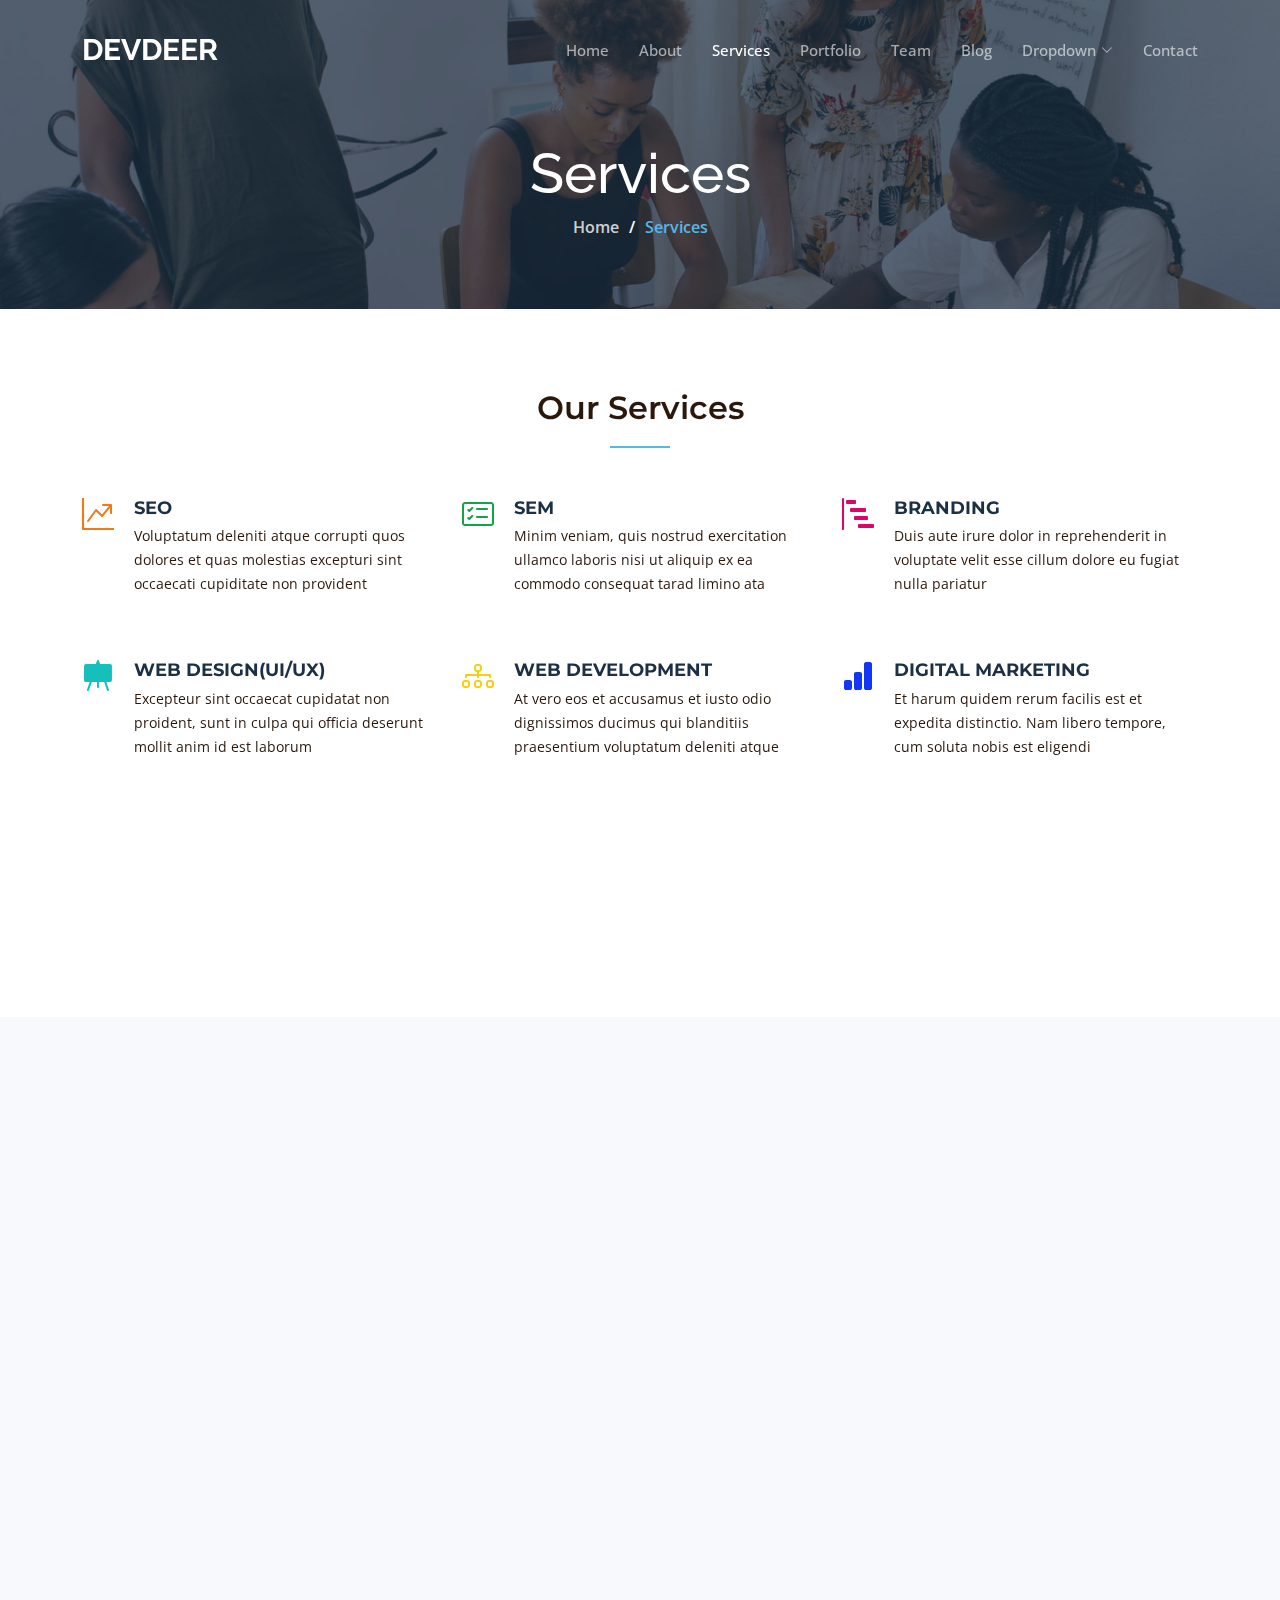
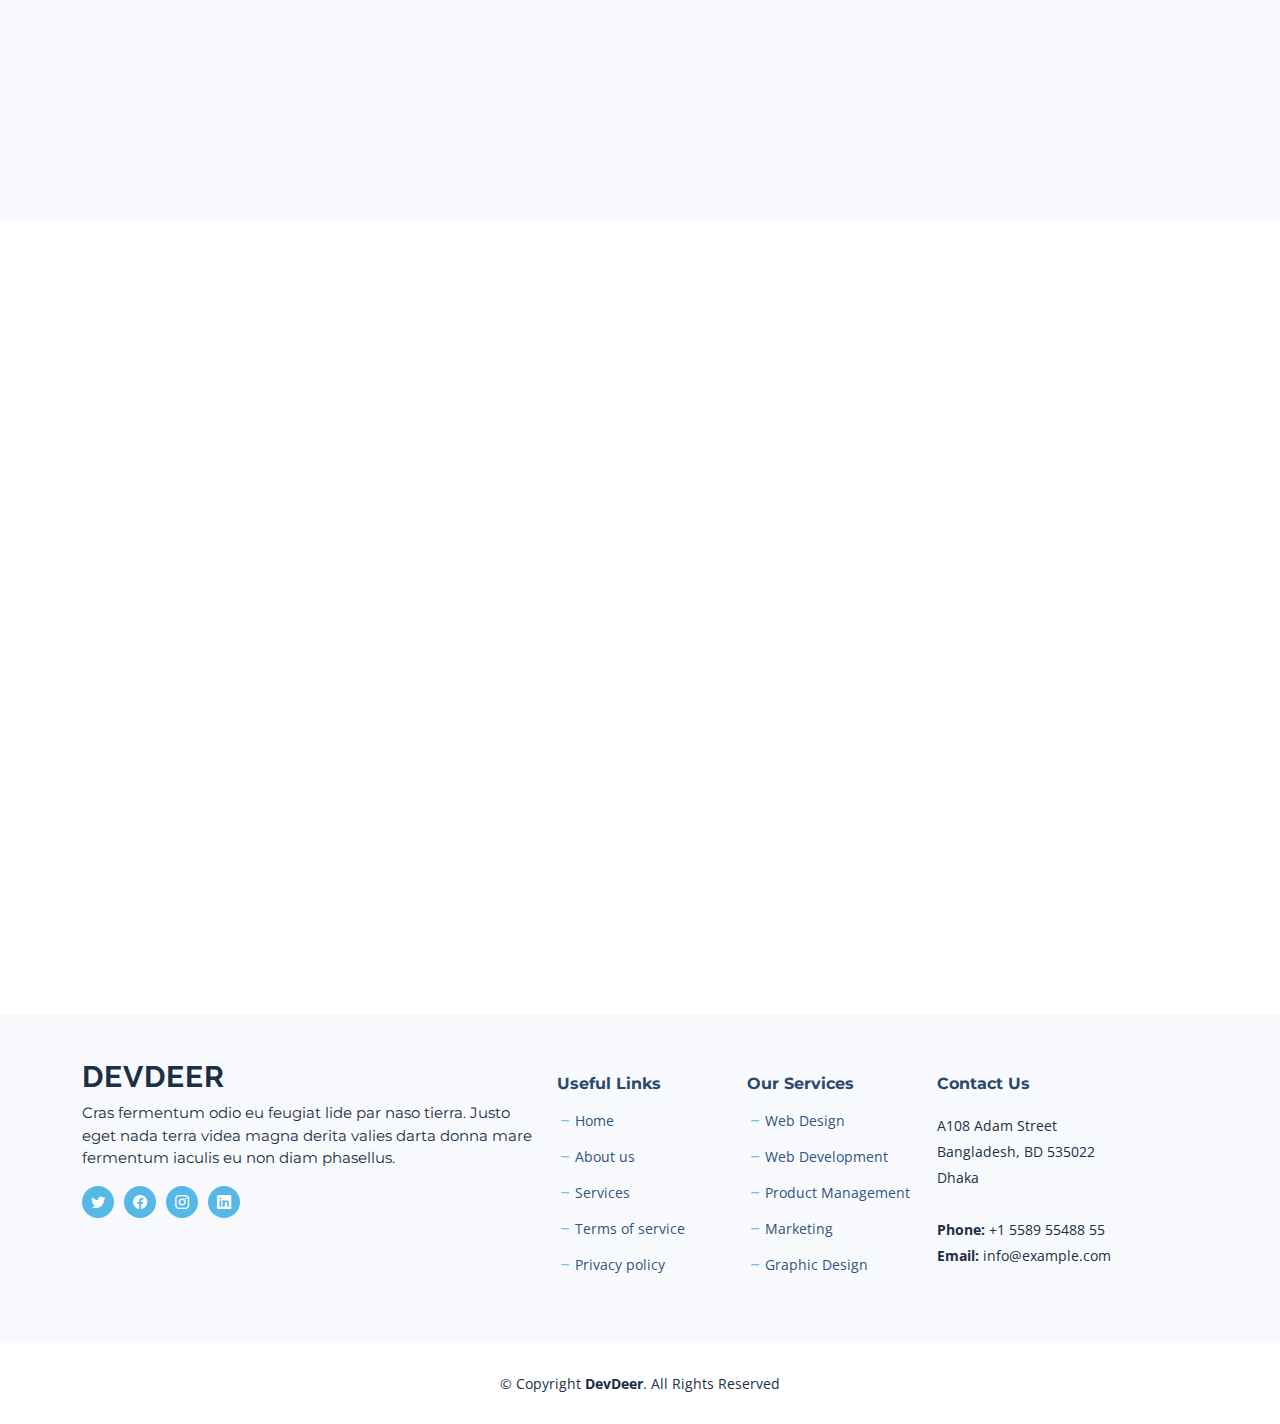
<file: services.html>
<!DOCTYPE html>
<html lang="en">

<head>
  <meta charset="utf-8">
  <meta content="width=device-width, initial-scale=1.0" name="viewport">

  <title>Devdeer Our Company</title>
  <meta content="" name="description">
  <meta content="" name="keywords">

  <!-- Favicons -->
  <link href="assets/img/favicon.png" rel="icon">
  <link href="assets/img/apple-touch-icon.png" rel="apple-touch-icon">

  <!-- Google Fonts -->
  <link rel="preconnect" href="https://fonts.googleapis.com">
  <link rel="preconnect" href="https://fonts.gstatic.com" crossorigin>
  <link href="https://fonts.googleapis.com/css2?family=Open+Sans:ital,wght@0,300;0,400;0,500;0,600;0,700;1,300;1,400;1,600;1,700&family=Montserrat:ital,wght@0,300;0,400;0,500;0,600;0,700;1,300;1,400;1,500;1,600;1,700&family=Raleway:ital,wght@0,300;0,400;0,500;0,600;0,700;1,300;1,400;1,500;1,600;1,700&display=swap" rel="stylesheet">

  <!-- Vendor CSS Files -->
  <link href="assets/vendor/bootstrap/css/bootstrap.min.css" rel="stylesheet">
  <link href="assets/vendor/bootstrap-icons/bootstrap-icons.css" rel="stylesheet">
  <link href="assets/vendor/aos/aos.css" rel="stylesheet">
  <link href="assets/vendor/glightbox/css/glightbox.min.css" rel="stylesheet">
  <link href="assets/vendor/swiper/swiper-bundle.min.css" rel="stylesheet">
  <link href="assets/vendor/remixicon/remixicon.css" rel="stylesheet">

  <!-- Template Main CSS File -->
  <link href="assets/css/main.css" rel="stylesheet">

</head>

<body class="page-services">

  <!-- ======= Header ======= -->
  <header id="header" class="header d-flex align-items-center fixed-top">
    <div class="container-fluid container-xl d-flex align-items-center justify-content-between">

      <a href="index.html" class="logo d-flex align-items-center">
        <!-- Uncomment the line below if you also wish to use an image logo -->
        <!-- <img src="assets/img/logo.png" alt=""> -->
        <h1 class="d-flex align-items-center">DEVDEER</h1>
      </a>

      <i class="mobile-nav-toggle mobile-nav-show bi bi-list"></i>
      <i class="mobile-nav-toggle mobile-nav-hide d-none bi bi-x"></i>

      <nav id="navbar" class="navbar">
        <ul>
          <li><a href="index.html">Home</a></li>
          <li><a href="about.html">About</a></li>
          <li><a href="services.html" class="active">Services</a></li>
          <li><a href="portfolio.html">Portfolio</a></li>
          <li><a href="team.html">Team</a></li>
          <li><a href="blog.html">Blog</a></li>
          <li class="dropdown"><a href="#"><span>Dropdown</span> <i class="bi bi-chevron-down dropdown-indicator"></i></a>
            <ul>
              <li><a href="#">Dropdown 1</a></li>
              <li class="dropdown"><a href="#"><span>Deep Dropdown</span> <i class="bi bi-chevron-down dropdown-indicator"></i></a>
                <ul>
                  <li><a href="#">Deep Dropdown 1</a></li>
                  <li><a href="#">Deep Dropdown 2</a></li>
                  <li><a href="#">Deep Dropdown 3</a></li>
                  <li><a href="#">Deep Dropdown 4</a></li>
                  <li><a href="#">Deep Dropdown 5</a></li>
                </ul>
              </li>
              <li><a href="#">Dropdown 2</a></li>
              <li><a href="#">Dropdown 3</a></li>
              <li><a href="#">Dropdown 4</a></li>
            </ul>
          </li>
          <li><a href="contact.html">Contact</a></li>
        </ul>
      </nav><!-- .navbar -->

    </div>
  </header><!-- End Header -->

  <main id="main">

    <!-- ======= Breadcrumbs ======= -->
    <div class="breadcrumbs d-flex align-items-center" style="background-image: url('assets/img/services-header.jpg');">
      <div class="container position-relative d-flex flex-column align-items-center">

        <h2>Services</h2>
        <ol>
          <li><a href="index.html">Home</a></li>
          <li>Services</li>
        </ol>

      </div>
    </div><!-- End Breadcrumbs -->

    <!-- ======= Our Services Section ======= -->
    <section id="services-list" class="services-list">
      <div class="container" data-aos="fade-up">

        <div class="section-header">
          <h2>Our Services</h2>

        </div>

        <div class="row gy-5">

          <div class="col-lg-4 col-md-6 service-item d-flex" data-aos="fade-up" data-aos-delay="100">
            <div class="icon flex-shrink-0"><i class="bi bi-graph-up-arrow" style="color: #f57813;"></i></div>
            <div>
              <h4 class="title"><a href="#" class="stretched-link">SEO</a></h4>
              <p class="description">Voluptatum deleniti atque corrupti quos dolores et quas molestias excepturi sint occaecati cupiditate non provident</p>
            </div>
          </div>
          <!-- End Service Item -->

          <div class="col-lg-4 col-md-6 service-item d-flex" data-aos="fade-up" data-aos-delay="200">
            <div class="icon flex-shrink-0"><i class="bi bi-card-checklist" style="color: #15a04a;"></i></div>
            <div>
              <h4 class="title"><a href="#" class="stretched-link">SEM</a></h4>
              <p class="description">Minim veniam, quis nostrud exercitation ullamco laboris nisi ut aliquip ex ea commodo consequat tarad limino ata</p>
            </div>
          </div><!-- End Service Item -->

          <div class="col-lg-4 col-md-6 service-item d-flex" data-aos="fade-up" data-aos-delay="300">
            <div class="icon flex-shrink-0"><i class="bi bi-bar-chart-steps" style="color: #d90769;"></i></div>
            <div>
              <h4 class="title"><a href="#" class="stretched-link">BRANDING</a></h4>
              <p class="description">Duis aute irure dolor in reprehenderit in voluptate velit esse cillum dolore eu fugiat nulla pariatur</p>
            </div>
          </div><!-- End Service Item -->

          <div class="col-lg-4 col-md-6 service-item d-flex" data-aos="fade-up" data-aos-delay="400">
            <div class="icon flex-shrink-0"><i class="bi bi-easel-fill" style="color: #15bfbc;"></i></div>
            <div>
              <h4 class="title"><a href="#" class="stretched-link">WEB DESIGN(UI/UX)</a></h4>
              <p class="description">Excepteur sint occaecat cupidatat non proident, sunt in culpa qui officia deserunt mollit anim id est laborum</p>
            </div>
          </div><!-- End Service Item -->

          <div class="col-lg-4 col-md-6 service-item d-flex" data-aos="fade-up" data-aos-delay="500">
            <div class="icon flex-shrink-0"><i class="bi bi-diagram-3" style="color: #f5cf13;"></i></div>
            <div>
              <h4 class="title"><a href="#" class="stretched-link">WEB DEVELOPMENT</a></h4>
              <p class="description">At vero eos et accusamus et iusto odio dignissimos ducimus qui blanditiis praesentium voluptatum deleniti atque</p>
            </div>
          </div><!-- End Service Item -->

          <div class="col-lg-4 col-md-6 service-item d-flex" data-aos="fade-up" data-aos-delay="600">
            <div class="icon flex-shrink-0"><i class="bi bi-bar-chart-fill" style="color: #1335f5;"></i></div>
            <div>
              <h4 class="title"><a href="#" class="stretched-link">DIGITAL MARKETING</a></h4>
              <p class="description">Et harum quidem rerum facilis est et expedita distinctio. Nam libero tempore, cum soluta nobis est eligendi</p>
            </div>
          </div><!-- End Service Item -->

          <div class="col-lg-4 col-md-6 service-item d-flex" data-aos="fade-up" data-aos-delay="600">
            <div class="icon flex-shrink-0"><i class="bi bi-bar-chart-fill" style="color: #1335f5;"></i></div>
            <div>
              <h4 class="title"><a href="#" class="stretched-link">SOCIAL MEDIA MARKETING</a></h4>
              <p class="description">Et harum quidem rerum facilis est et expedita distinctio. Nam libero tempore, cum soluta nobis est eligendi</p>
            </div>
          </div><!-- End Service Item -->

          <div class="col-lg-4 col-md-6 service-item d-flex" data-aos="fade-up" data-aos-delay="600">
            <div class="icon flex-shrink-0"><i class="bi bi-google" style="color: #1335f5;"></i></div>
            <div>
              <h4 class="title"><a href="#" class="stretched-link">GOOGLE BUSINESS</a></h4>
              <p class="description">Et harum quidem rerum facilis est et expedita distinctio. Nam libero tempore, cum soluta nobis est eligendi</p>
            </div>
          </div><!-- End Service Item -->

          <div class="col-lg-4 col-md-6 service-item d-flex" data-aos="fade-up" data-aos-delay="600">
            <div class="icon flex-shrink-0"><i class="bi bi-camera-reels" style="color: #1335f5;"></i></div>
            <div>
              <h4 class="title"><a href="#" class="stretched-link">VIDEO EDITING</a></h4>
              <p class="description">Et harum quidem rerum facilis est et expedita distinctio. Nam libero tempore, cum soluta nobis est eligendi</p>
            </div>
          </div><!-- End Service Item -->

        </div>

      </div>
    </section><!-- End Our Services Section -->

    <!-- ======= Services Cards Section ======= -->
    <section id="services-cards" class="services-cards">
      <div class="container" data-aos="fade-up">

        <div class="row gy-4">

          <div class="col-lg-6" data-aos="fade-up" data-aos-delay="100">
            <div class="card-item">
              <div class="row">
                <div class="col-xl-5">
                  <div class="card-bg" style="background-image: url(assets/img/cards-1.jpg);"></div>
                </div>
                <div class="col-xl-7 d-flex align-items-center">
                  <div class="card-body">
                    <h4 class="card-title">Eligendi omnis sunt veritatis.</h4>
                    <p>Fuga in dolorum et iste et culpa. Commodi possimus nesciunt modi voluptatem placeat deleniti adipisci. Cum delectus doloribus non veritatis. Officia temporibus illo magnam. Dolor eos et.</p>
                  </div>
                </div>
              </div>
            </div>
          </div><!-- End Card Item -->

          <div class="col-lg-6" data-aos="fade-up" data-aos-delay="200">
            <div class="card-item">
              <div class="row">
                <div class="col-xl-5">
                  <div class="card-bg" style="background-image: url(assets/img/cards-2.jpg);"></div>
                </div>
                <div class="col-xl-7 d-flex align-items-center">
                  <div class="card-body">
                    <h4 class="card-title">Possimus ut sed velit assumenda</h4>
                    <p>Sunt deserunt maiores voluptatem autem est rerum perferendis rerum blanditiis. Est laboriosam qui iste numquam laboriosam voluptatem architecto. Est laudantium sunt at quas aut hic. Eum dignissimos.</p>
                  </div>
                </div>
              </div>
            </div>
          </div><!-- End Card Item -->

          <div class="col-lg-6" data-aos="fade-up" data-aos-delay="300">
            <div class="card-item">
              <div class="row">
                <div class="col-xl-5">
                  <div class="card-bg" style="background-image: url(assets/img/cards-3.jpg);"></div>
                </div>
                <div class="col-xl-7 d-flex align-items-center">
                  <div class="card-body">
                    <h4 class="card-title">Error beatae dolor inventore aut</h4>
                    <p>Dicta porro nobis. Velit cum in. Nesciunt dignissimos enim molestiae facilis numquam quae quaerat ipsam omnis. Neque debitis ipsum at architecto officia laboriosam odit. Ut sunt temporibus nulla culpa.</p>
                  </div>
                </div>
              </div>
            </div>
          </div><!-- End Card Item -->

          <div class="col-lg-6" data-aos="fade-up" data-aos-delay="400">
            <div class="card-item">
              <div class="row">
                <div class="col-xl-5">
                  <div class="card-bg" style="background-image: url(assets/img/cards-4.jpg);"></div>
                </div>
                <div class="col-xl-7 d-flex align-items-center">
                  <div class="card-body">
                    <h4 class="card-title">Expedita voluptas ut ut nesciunt</h4>
                    <p>Aut est quidem doloremque voluptatem magnam quis excepturi vero quia. Eum eos doloremque architecto illo at beatae dolore. Fugiat suscipit et sint ratione dolores. Aut aliquid ea dolores libero nobis.</p>
                  </div>
                </div>
              </div>
            </div>
          </div><!-- End Card Item -->

        </div>

      </div>
    </section><!-- End Services Cards Section -->

    <!-- ======= Testimonials Section ======= -->
    <section id="testimonials" class="testimonials">
      <div class="container" data-aos="fade-up">

        <div class="section-header">
          <h2>Testimonials</h2>

        </div>

        <div class="slides-3 swiper" data-aos="fade-up" data-aos-delay="100">
          <div class="swiper-wrapper">

            <div class="swiper-slide">
              <div class="testimonial-item">
                <div class="stars">
                  <i class="bi bi-star-fill"></i><i class="bi bi-star-fill"></i><i class="bi bi-star-fill"></i><i class="bi bi-star-fill"></i><i class="bi bi-star-fill"></i>
                </div>
                <p>
                  Proin iaculis purus consequat sem cure digni ssim donec porttitora entum suscipit rhoncus. Accusantium quam, ultricies eget id, aliquam eget nibh et. Maecen aliquam, risus at semper.
                </p>
                <div class="profile mt-auto">
                  <img src="assets/img/testimonials/testimonials-1.jpg" class="testimonial-img" alt="">
                  <h3>Saul Goodman</h3>
                  <h4>Ceo &amp; Founder</h4>
                </div>
              </div>
            </div><!-- End testimonial item -->

            <div class="swiper-slide">
              <div class="testimonial-item">
                <div class="stars">
                  <i class="bi bi-star-fill"></i><i class="bi bi-star-fill"></i><i class="bi bi-star-fill"></i><i class="bi bi-star-fill"></i><i class="bi bi-star-fill"></i>
                </div>
                <p>
                  Export tempor illum tamen malis malis eram quae irure esse labore quem cillum quid cillum eram malis quorum velit fore eram velit sunt aliqua noster fugiat irure amet legam anim culpa.
                </p>
                <div class="profile mt-auto">
                  <img src="assets/img/testimonials/testimonials-2.jpg" class="testimonial-img" alt="">
                  <h3>Sara Wilsson</h3>
                  <h4>Designer</h4>
                </div>
              </div>
            </div><!-- End testimonial item -->

            <div class="swiper-slide">
              <div class="testimonial-item">
                <div class="stars">
                  <i class="bi bi-star-fill"></i><i class="bi bi-star-fill"></i><i class="bi bi-star-fill"></i><i class="bi bi-star-fill"></i><i class="bi bi-star-fill"></i>
                </div>
                <p>
                  Enim nisi quem export duis labore cillum quae magna enim sint quorum nulla quem veniam duis minim tempor labore quem eram duis noster aute amet eram fore quis sint minim.
                </p>
                <div class="profile mt-auto">
                  <img src="assets/img/testimonials/testimonials-3.jpg" class="testimonial-img" alt="">
                  <h3>Jena Karlis</h3>
                  <h4>Store Owner</h4>
                </div>
              </div>
            </div><!-- End testimonial item -->

            <div class="swiper-slide">
              <div class="testimonial-item">
                <div class="stars">
                  <i class="bi bi-star-fill"></i><i class="bi bi-star-fill"></i><i class="bi bi-star-fill"></i><i class="bi bi-star-fill"></i><i class="bi bi-star-fill"></i>
                </div>
                <p>
                  Fugiat enim eram quae cillum dolore dolor amet nulla culpa multos export minim fugiat minim velit minim dolor enim duis veniam ipsum anim magna sunt elit fore quem dolore labore illum veniam.
                </p>
                <div class="profile mt-auto">
                  <img src="assets/img/testimonials/testimonials-4.jpg" class="testimonial-img" alt="">
                  <h3>Matt Brandon</h3>
                  <h4>Freelancer</h4>
                </div>
              </div>
            </div><!-- End testimonial item -->

            <div class="swiper-slide">
              <div class="testimonial-item">
                <div class="stars">
                  <i class="bi bi-star-fill"></i><i class="bi bi-star-fill"></i><i class="bi bi-star-fill"></i><i class="bi bi-star-fill"></i><i class="bi bi-star-fill"></i>
                </div>
                <p>
                  Quis quorum aliqua sint quem legam fore sunt eram irure aliqua veniam tempor noster veniam enim culpa labore duis sunt culpa nulla illum cillum fugiat legam esse veniam culpa fore nisi cillum quid.
                </p>
                <div class="profile mt-auto">
                  <img src="assets/img/testimonials/testimonials-5.jpg" class="testimonial-img" alt="">
                  <h3>John Larson</h3>
                  <h4>Entrepreneur</h4>
                </div>
              </div>
            </div><!-- End testimonial item -->

          </div>
          <div class="swiper-pagination"></div>
        </div>

      </div>
    </section><!-- End Testimonials Section -->

  </main><!-- End #main -->

  <!-- ======= Footer ======= -->
  <footer id="footer" class="footer">

    <div class="footer-content">
      <div class="container">
        <div class="row gy-4">
          <div class="col-lg-5 col-md-12 footer-info">
            <a href="index.html" class="logo d-flex align-items-center">
              <span>DEVDEER</span>
            </a>
            <p>Cras fermentum odio eu feugiat lide par naso tierra. Justo eget nada terra videa magna derita valies darta donna mare fermentum iaculis eu non diam phasellus.</p>
            <div class="social-links d-flex  mt-3">
              <a href="#" class="twitter"><i class="bi bi-twitter"></i></a>
              <a href="#" class="facebook"><i class="bi bi-facebook"></i></a>
              <a href="#" class="instagram"><i class="bi bi-instagram"></i></a>
              <a href="#" class="linkedin"><i class="bi bi-linkedin"></i></a>
            </div>
          </div>

          <div class="col-lg-2 col-6 footer-links">
            <h4>Useful Links</h4>
            <ul>
              <li><i class="bi bi-dash"></i> <a href="#">Home</a></li>
              <li><i class="bi bi-dash"></i> <a href="#">About us</a></li>
              <li><i class="bi bi-dash"></i> <a href="#">Services</a></li>
              <li><i class="bi bi-dash"></i> <a href="#">Terms of service</a></li>
              <li><i class="bi bi-dash"></i> <a href="#">Privacy policy</a></li>
            </ul>
          </div>

          <div class="col-lg-2 col-6 footer-links">
            <h4>Our Services</h4>
            <ul>
              <li><i class="bi bi-dash"></i> <a href="#">Web Design</a></li>
              <li><i class="bi bi-dash"></i> <a href="#">Web Development</a></li>
              <li><i class="bi bi-dash"></i> <a href="#">Product Management</a></li>
              <li><i class="bi bi-dash"></i> <a href="#">Marketing</a></li>
              <li><i class="bi bi-dash"></i> <a href="#">Graphic Design</a></li>
            </ul>
          </div>

          <div class="col-lg-3 col-md-12 footer-contact text-center text-md-start">
            <h4>Contact Us</h4>
            <p>
              A108 Adam Street <br>
              Bangladesh, BD 535022<br>
              Dhaka <br><br>
              <strong>Phone:</strong> +1 5589 55488 55<br>
              <strong>Email:</strong> info@example.com<br>
            </p>

          </div>

        </div>
      </div>
    </div>

    <div class="footer-legal">
      <div class="container">
        <div class="copyright">
          &copy; Copyright <strong><span>DevDeer</span></strong>. All Rights Reserved
        </div>
      </div>
    </div>
  </footer><!-- End Footer -->
  <!-- End Footer -->

  <a href="#" class="scroll-top d-flex align-items-center justify-content-center"><i class="bi bi-arrow-up-short"></i></a>

  <div id="preloader"></div>

  <!-- Vendor JS Files -->
  <script src="assets/vendor/bootstrap/js/bootstrap.bundle.min.js"></script>
  <script src="assets/vendor/aos/aos.js"></script>
  <script src="assets/vendor/glightbox/js/glightbox.min.js"></script>
  <script src="assets/vendor/swiper/swiper-bundle.min.js"></script>
  <script src="assets/vendor/isotope-layout/isotope.pkgd.min.js"></script>
  <script src="assets/vendor/php-email-form/validate.js"></script>

  <!-- Template Main JS File -->
  <script src="assets/js/main.js"></script>

</body>

</html>
</file>
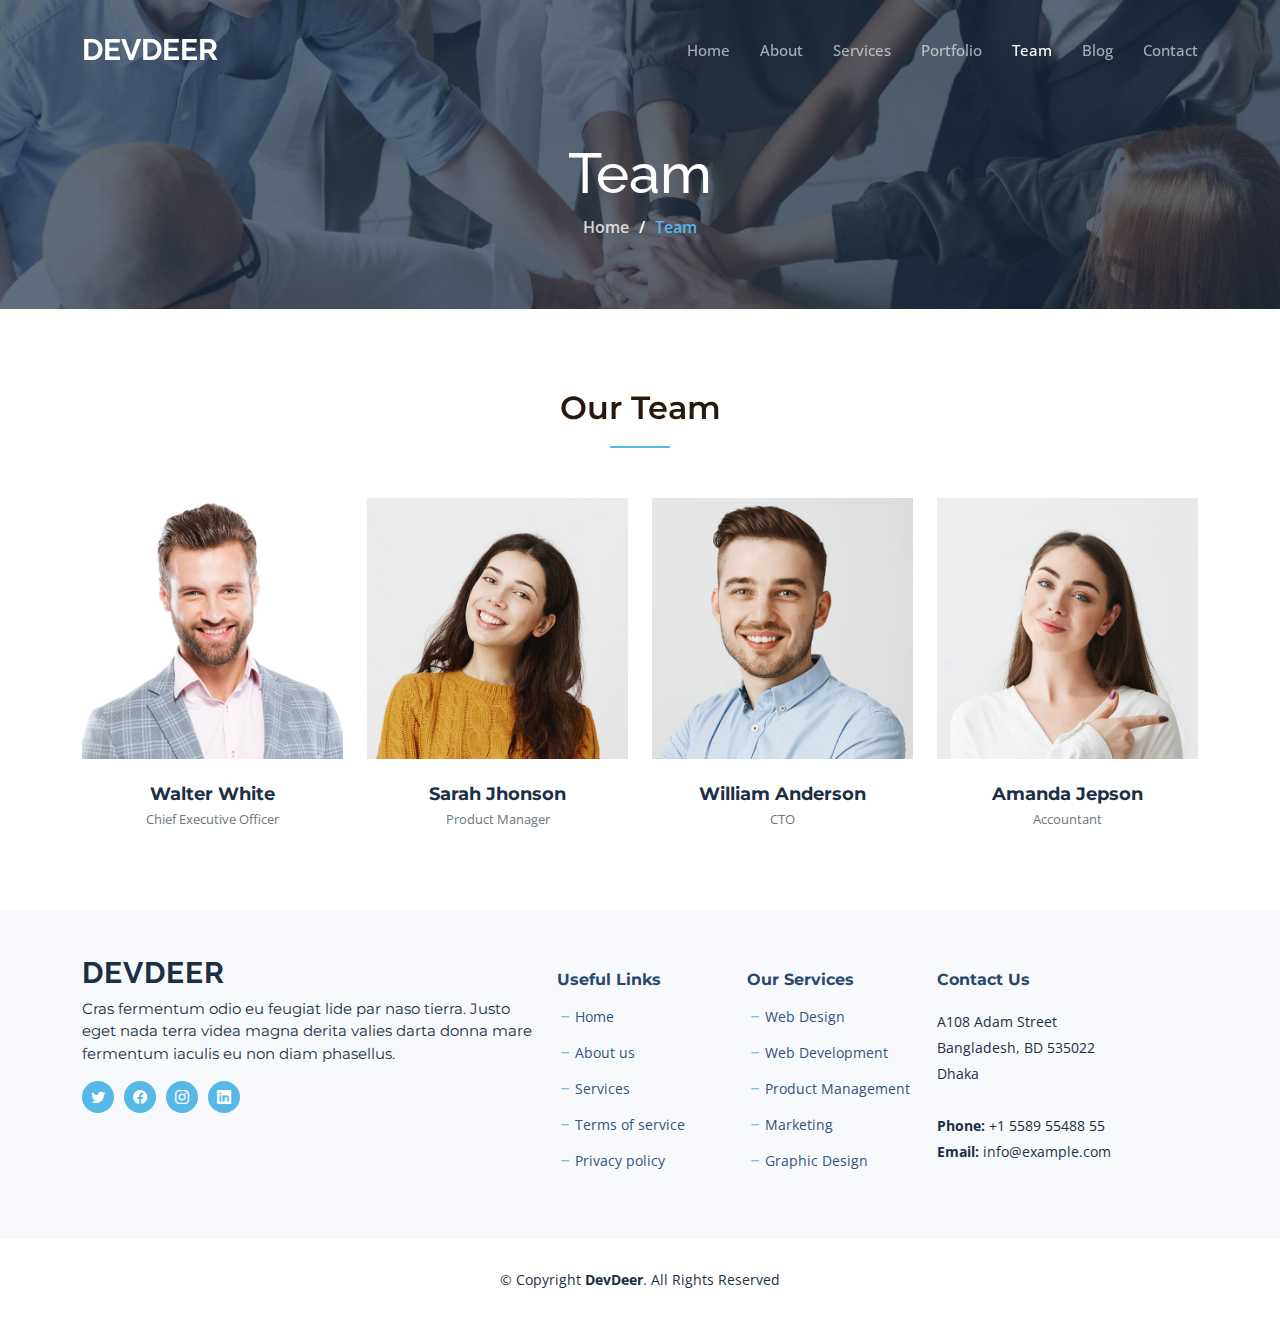
<file: team.html>
<!DOCTYPE html>
<html lang="en">

<head>
  <meta charset="utf-8">
  <meta content="width=device-width, initial-scale=1.0" name="viewport">

  <title>Devdeer Our Company</title>
  <meta content="" name="description">
  <meta content="" name="keywords">

  <!-- Favicons -->
  <link href="assets/img/favicon.png" rel="icon">
  <link href="assets/img/apple-touch-icon.png" rel="apple-touch-icon">

  <!-- Google Fonts -->
  <link rel="preconnect" href="https://fonts.googleapis.com">
  <link rel="preconnect" href="https://fonts.gstatic.com" crossorigin>
  <link href="https://fonts.googleapis.com/css2?family=Open+Sans:ital,wght@0,300;0,400;0,500;0,600;0,700;1,300;1,400;1,600;1,700&family=Montserrat:ital,wght@0,300;0,400;0,500;0,600;0,700;1,300;1,400;1,500;1,600;1,700&family=Raleway:ital,wght@0,300;0,400;0,500;0,600;0,700;1,300;1,400;1,500;1,600;1,700&display=swap" rel="stylesheet">

  <!-- Vendor CSS Files -->
  <link href="assets/vendor/bootstrap/css/bootstrap.min.css" rel="stylesheet">
  <link href="assets/vendor/bootstrap-icons/bootstrap-icons.css" rel="stylesheet">
  <link href="assets/vendor/aos/aos.css" rel="stylesheet">
  <link href="assets/vendor/glightbox/css/glightbox.min.css" rel="stylesheet">
  <link href="assets/vendor/swiper/swiper-bundle.min.css" rel="stylesheet">
  <link href="assets/vendor/remixicon/remixicon.css" rel="stylesheet">

  <!-- Template Main CSS File -->
  <link href="assets/css/main.css" rel="stylesheet">

</head>

<body class="page-team">

  <!-- ======= Header ======= -->
  <header id="header" class="header d-flex align-items-center fixed-top">
    <div class="container-fluid container-xl d-flex align-items-center justify-content-between">

      <a href="index.html" class="logo d-flex align-items-center">
        <!-- Uncomment the line below if you also wish to use an image logo -->
        <!-- <img src="assets/img/logo.png" alt=""> -->
        <h1 class="d-flex align-items-center">DEVDEER</h1>
      </a>

      <i class="mobile-nav-toggle mobile-nav-show bi bi-list"></i>
      <i class="mobile-nav-toggle mobile-nav-hide d-none bi bi-x"></i>

      <nav id="navbar" class="navbar">
        <ul>
          <li><a href="index.html">Home</a></li>
          <li><a href="about.html">About</a></li>
          <li><a href="services.html">Services</a></li>
          <li><a href="portfolio.html">Portfolio</a></li>
          <li><a href="team.html" class="active">Team</a></li>
          <li><a href="blog.html">Blog</a></li>
          <!-- <li class="dropdown"><a href="#"><span>Dropdown</span> <i class="bi bi-chevron-down dropdown-indicator"></i></a>
            <ul>
              <li><a href="#">Dropdown 1</a></li>
              <li class="dropdown"><a href="#"><span>Deep Dropdown</span> <i class="bi bi-chevron-down dropdown-indicator"></i></a>
                <ul>
                  <li><a href="#">Deep Dropdown 1</a></li>
                  <li><a href="#">Deep Dropdown 2</a></li>
                  <li><a href="#">Deep Dropdown 3</a></li>
                  <li><a href="#">Deep Dropdown 4</a></li>
                  <li><a href="#">Deep Dropdown 5</a></li>
                </ul>
              </li>
              <li><a href="#">Dropdown 2</a></li>
              <li><a href="#">Dropdown 3</a></li>
              <li><a href="#">Dropdown 4</a></li>
            </ul>
          </li> -->
          <li><a href="contact.html">Contact</a></li>
        </ul>
      </nav><!-- .navbar -->

    </div>
  </header><!-- End Header -->

  <main id="main">

    <!-- ======= Breadcrumbs ======= -->
    <div class="breadcrumbs d-flex align-items-center" style="background-image: url('assets/img/team-header.jpg');">
      <div class="container position-relative d-flex flex-column align-items-center">

        <h2>Team</h2>
        <ol>
          <li><a href="index.html">Home</a></li>
          <li>Team</li>
        </ol>

      </div>
    </div><!-- End Breadcrumbs -->

    <!-- ======= Team Section ======= -->
    <section id="team" class="team">
      <div class="container" data-aos="fade-up">

        <div class="section-header">
          <h2>Our Team</h2>

        </div>

        <div class="row gy-4">

          <div class="col-lg-3 col-md-6" data-aos="fade-up" data-aos-delay="100">
            <div class="team-member">
              <div class="member-img">
                <img src="assets/img/team/team-1.jpg" class="img-fluid" alt="">
                <div class="social">
                  <a href=""><i class="bi bi-twitter"></i></a>
                  <a href=""><i class="bi bi-facebook"></i></a>
                  <a href=""><i class="bi bi-instagram"></i></a>
                  <a href=""><i class="bi bi-linkedin"></i></a>
                </div>
              </div>
              <div class="member-info">
                <h4>Walter White</h4>
                <span>Chief Executive Officer</span>
              </div>
            </div>
          </div><!-- End Team Member -->

          <div class="col-lg-3 col-md-6" data-aos="fade-up" data-aos-delay="200">
            <div class="team-member">
              <div class="member-img">
                <img src="assets/img/team/team-2.jpg" class="img-fluid" alt="">
                <div class="social">
                  <a href=""><i class="bi bi-twitter"></i></a>
                  <a href=""><i class="bi bi-facebook"></i></a>
                  <a href=""><i class="bi bi-instagram"></i></a>
                  <a href=""><i class="bi bi-linkedin"></i></a>
                </div>
              </div>
              <div class="member-info">
                <h4>Sarah Jhonson</h4>
                <span>Product Manager</span>
              </div>
            </div>
          </div><!-- End Team Member -->

          <div class="col-lg-3 col-md-6" data-aos="fade-up" data-aos-delay="300">
            <div class="team-member">
              <div class="member-img">
                <img src="assets/img/team/team-3.jpg" class="img-fluid" alt="">
                <div class="social">
                  <a href=""><i class="bi bi-twitter"></i></a>
                  <a href=""><i class="bi bi-facebook"></i></a>
                  <a href=""><i class="bi bi-instagram"></i></a>
                  <a href=""><i class="bi bi-linkedin"></i></a>
                </div>
              </div>
              <div class="member-info">
                <h4>William Anderson</h4>
                <span>CTO</span>
              </div>
            </div>
          </div><!-- End Team Member -->

          <div class="col-lg-3 col-md-6" data-aos="fade-up" data-aos-delay="400">
            <div class="team-member">
              <div class="member-img">
                <img src="assets/img/team/team-4.jpg" class="img-fluid" alt="">
                <div class="social">
                  <a href=""><i class="bi bi-twitter"></i></a>
                  <a href=""><i class="bi bi-facebook"></i></a>
                  <a href=""><i class="bi bi-instagram"></i></a>
                  <a href=""><i class="bi bi-linkedin"></i></a>
                </div>
              </div>
              <div class="member-info">
                <h4>Amanda Jepson</h4>
                <span>Accountant</span>
              </div>
            </div>
          </div><!-- End Team Member -->

        </div>

      </div>
    </section><!-- End Team Section -->

  </main><!-- End #main -->

  <!-- ======= Footer ======= -->
  <footer id="footer" class="footer">

    <div class="footer-content">
      <div class="container">
        <div class="row gy-4">
          <div class="col-lg-5 col-md-12 footer-info">
            <a href="index.html" class="logo d-flex align-items-center">
              <span>DEVDEER</span>
            </a>
            <p>Cras fermentum odio eu feugiat lide par naso tierra. Justo eget nada terra videa magna derita valies darta donna mare fermentum iaculis eu non diam phasellus.</p>
            <div class="social-links d-flex  mt-3">
              <a href="#" class="twitter"><i class="bi bi-twitter"></i></a>
              <a href="#" class="facebook"><i class="bi bi-facebook"></i></a>
              <a href="#" class="instagram"><i class="bi bi-instagram"></i></a>
              <a href="#" class="linkedin"><i class="bi bi-linkedin"></i></a>
            </div>
          </div>

          <div class="col-lg-2 col-6 footer-links">
            <h4>Useful Links</h4>
            <ul>
              <li><i class="bi bi-dash"></i> <a href="#">Home</a></li>
              <li><i class="bi bi-dash"></i> <a href="#">About us</a></li>
              <li><i class="bi bi-dash"></i> <a href="#">Services</a></li>
              <li><i class="bi bi-dash"></i> <a href="#">Terms of service</a></li>
              <li><i class="bi bi-dash"></i> <a href="#">Privacy policy</a></li>
            </ul>
          </div>

          <div class="col-lg-2 col-6 footer-links">
            <h4>Our Services</h4>
            <ul>
              <li><i class="bi bi-dash"></i> <a href="#">Web Design</a></li>
              <li><i class="bi bi-dash"></i> <a href="#">Web Development</a></li>
              <li><i class="bi bi-dash"></i> <a href="#">Product Management</a></li>
              <li><i class="bi bi-dash"></i> <a href="#">Marketing</a></li>
              <li><i class="bi bi-dash"></i> <a href="#">Graphic Design</a></li>
            </ul>
          </div>

          <div class="col-lg-3 col-md-12 footer-contact text-center text-md-start">
            <h4>Contact Us</h4>
            <p>
              A108 Adam Street <br>
              Bangladesh, BD 535022<br>
              Dhaka  <br><br>
              <strong>Phone:</strong> +1 5589 55488 55<br>
              <strong>Email:</strong> info@example.com<br>
            </p>

          </div>

        </div>
      </div>
    </div>

    <div class="footer-legal">
      <div class="container">
        <div class="copyright">
          &copy; Copyright <strong><span>DevDeer</span></strong>. All Rights Reserved
        </div>
      </div>
    </div>
  </footer><!-- End Footer -->
  <!-- End Footer -->

  <a href="#" class="scroll-top d-flex align-items-center justify-content-center"><i class="bi bi-arrow-up-short"></i></a>

  <div id="preloader"></div>

  <!-- Vendor JS Files -->
  <script src="assets/vendor/bootstrap/js/bootstrap.bundle.min.js"></script>
  <script src="assets/vendor/aos/aos.js"></script>
  <script src="assets/vendor/glightbox/js/glightbox.min.js"></script>
  <script src="assets/vendor/swiper/swiper-bundle.min.js"></script>
  <script src="assets/vendor/isotope-layout/isotope.pkgd.min.js"></script>
  <script src="assets/vendor/php-email-form/validate.js"></script>

  <!-- Template Main JS File -->
  <script src="assets/js/main.js"></script>

</body>

</html>
</file>
<file: assets/css/main.css>
/* Fonts */
:root {
  --font-default: Open Sans, system-ui, -apple-system, Segoe UI, Roboto, Helvetica Neue, Arial, Noto Sans, Liberation Sans, sans-serif, Apple Color Emoji, Segoe UI Emoji, Segoe UI Symbol, Noto Color Emoji;
  --font-primary: Montserrat, sans-serif;
  --font-secondary: Raleway, sans-serif;
}

/* Colors */
:root {
  --color-default: #2b180d;
  --color-primary: #56b8e6;
  --color-secondary: #1b2f45;
}

/* Smooth scroll behavior */
:root {
  scroll-behavior: smooth;
}

/*--------------------------------------------------------------
# General
--------------------------------------------------------------*/
body {
  font-family: var(--font-default);
  color: var(--color-default);
}

a {
  color: var(--color-primary);
  text-decoration: none;
  transition: 0.3s;
}

a:hover {
  color: #82cbed;
  text-decoration: none;
}

h1,
h2,
h3,
h4,
h5,
h6 {
  font-family: var(--font-primary);
}

/*--------------------------------------------------------------
# Sections & Section Header
--------------------------------------------------------------*/
section {
  overflow: hidden;
  padding: 80px 0;
}

.section-header {
  text-align: center;
  padding-bottom: 30px;
}

.section-header h2 {
  font-size: 32px;
  font-weight: 600;
  margin-bottom: 20px;
  padding-bottom: 20px;
  position: relative;
}

.section-header h2:after {
  content: "";
  position: absolute;
  display: block;
  width: 60px;
  height: 2px;
  background: var(--color-primary);
  left: 0;
  right: 0;
  bottom: 0;
  margin: auto;
}

.section-header p {
  margin-bottom: 0;
}

/*--------------------------------------------------------------
# Breadcrumbs
--------------------------------------------------------------*/
.breadcrumbs {
  padding: 140px 0 60px 0;
  min-height: 30vh;
  position: relative;
  background-size: cover;
  background-position: center;
  background-repeat: no-repeat;
}

.breadcrumbs:before {
  content: "";
  background-color: rgba(27, 47, 69, 0.7);
  position: absolute;
  inset: 0;
}

.breadcrumbs h2 {
  font-size: 56px;
  font-weight: 500;
  color: #fff;
  font-family: var(--font-secondary);
}

.breadcrumbs ol {
  display: flex;
  flex-wrap: wrap;
  list-style: none;
  padding: 0 0 10px 0;
  margin: 0;
  font-size: 16px;
  font-weight: 600;
  color: var(--color-primary);
}

.breadcrumbs ol a {
  color: rgba(255, 255, 255, 0.8);
  transition: 0.3s;
}

.breadcrumbs ol a:hover {
  text-decoration: underline;
}

.breadcrumbs ol li+li {
  padding-left: 10px;
}

.breadcrumbs ol li+li::before {
  display: inline-block;
  padding-right: 10px;
  color: #fff;
  content: "/";
}

/*--------------------------------------------------------------
# Scroll top button
--------------------------------------------------------------*/
.scroll-top {
  position: fixed;
  visibility: hidden;
  opacity: 0;
  right: 15px;
  bottom: 15px;
  z-index: 99999;
  background: var(--color-primary);
  width: 40px;
  height: 40px;
  border-radius: 4px;
  transition: all 0.4s;
}

.scroll-top i {
  font-size: 24px;
  color: #fff;
  line-height: 0;
}

.scroll-top:hover {
  background: rgba(86, 184, 230, 0.8);
  color: #fff;
}

.scroll-top.active {
  visibility: visible;
  opacity: 1;
}

/*--------------------------------------------------------------
# Preloader
--------------------------------------------------------------*/
#preloader {
  position: fixed;
  inset: 0;
  z-index: 9999;
  overflow: hidden;
  background: #fff;
  transition: all 0.6s ease-out;
}

#preloader:before {
  content: "";
  position: fixed;
  top: calc(50% - 30px);
  left: calc(50% - 30px);
  border: 6px solid var(--color-primary);
  border-top-color: #fff;
  border-radius: 50%;
  width: 60px;
  height: 60px;
  -webkit-animation: animate-preloader 1s linear infinite;
  animation: animate-preloader 1s linear infinite;
}

@-webkit-keyframes animate-preloader {
  0% {
    transform: rotate(0deg);
  }

  100% {
    transform: rotate(360deg);
  }
}

@keyframes animate-preloader {
  0% {
    transform: rotate(0deg);
  }

  100% {
    transform: rotate(360deg);
  }
}

/*--------------------------------------------------------------
# Disable aos animation delay on mobile devices
--------------------------------------------------------------*/
@media screen and (max-width: 768px) {
  [data-aos-delay] {
    transition-delay: 0 !important;
  }
}

/*--------------------------------------------------------------
# Header
--------------------------------------------------------------*/
.header {
  transition: all 0.5s;
  z-index: 997;
  padding: 24px 0;
}

@media (max-width: 1200px) {
  .header {
    padding: 12px 0;
  }
}

.header.sticked {
  background: rgba(27, 47, 69, 0.9);
  padding: 12px 0;
}

.header .logo img {
  max-height: 40px;
  margin-right: 6px;
}

.header .logo h1 {
  font-size: 30px;
  font-weight: 700;
  color: #fff;
  font-family: var(--font-secondary);
  margin: 0;
}

/*--------------------------------------------------------------
# Desktop Navigation
--------------------------------------------------------------*/
@media (min-width: 1280px) {
  .navbar {
    padding: 0;
  }

  .navbar ul {
    margin: 0;
    padding: 0;
    display: flex;
    list-style: none;
    align-items: center;
  }

  .navbar li {
    position: relative;
  }

  .navbar a,
  .navbar a:focus {
    display: flex;
    align-items: center;
    justify-content: space-between;
    padding: 15px 0 15px 30px;
    font-family: var(--font-default);
    font-size: 15px;
    font-weight: 500;
    color: rgba(255, 255, 255, 0.6);
    white-space: nowrap;
    transition: 0.3s;
  }

  .navbar a i,
  .navbar a:focus i {
    font-size: 12px;
    line-height: 0;
    margin-left: 5px;
  }

  .navbar a:hover,
  .navbar .active,
  .navbar .active:focus,
  .navbar li:hover>a {
    color: #fff;
  }

  .navbar .dropdown ul {
    display: block;
    position: absolute;
    left: 14px;
    top: calc(100% + 30px);
    margin: 0;
    padding: 10px 0;
    z-index: 99;
    opacity: 0;
    visibility: hidden;
    background: #fff;
    box-shadow: 0px 0px 30px rgba(127, 137, 161, 0.25);
    transition: 0.2s;
  }

  .navbar .dropdown ul li {
    min-width: 200px;
  }

  .navbar .dropdown ul a {
    padding: 10px 20px;
    font-size: 15px;
    text-transform: none;
    color: var(--color-secondary);
  }

  .navbar .dropdown ul a i {
    font-size: 12px;
  }

  .navbar .dropdown ul a:hover,
  .navbar .dropdown ul .active:hover,
  .navbar .dropdown ul li:hover>a {
    color: var(--color-primary);
  }

  .navbar .dropdown:hover>ul {
    opacity: 1;
    top: 100%;
    visibility: visible;
  }

  .navbar .dropdown .dropdown ul {
    top: 0;
    left: calc(100% - 30px);
    visibility: hidden;
  }

  .navbar .dropdown .dropdown:hover>ul {
    opacity: 1;
    top: 0;
    left: 100%;
    visibility: visible;
  }
}

@media (min-width: 1280px) and (max-width: 1366px) {
  .navbar .dropdown .dropdown ul {
    left: -90%;
  }

  .navbar .dropdown .dropdown:hover>ul {
    left: -100%;
  }
}

@media (min-width: 1280px) {

  .mobile-nav-show,
  .mobile-nav-hide {
    display: none;
  }
}

/*--------------------------------------------------------------
# Mobile Navigation
--------------------------------------------------------------*/
@media (max-width: 1279px) {
  .navbar {
    position: fixed;
    top: 0;
    right: -100%;
    width: 100%;
    max-width: 400px;
    bottom: 0;
    transition: 0.3s;
    z-index: 9997;
  }

  .navbar ul {
    position: absolute;
    inset: 0;
    padding: 50px 0 10px 0;
    margin: 0;
    background: rgba(27, 47, 69, 0.9);
    overflow-y: auto;
    transition: 0.3s;
    z-index: 9998;
  }

  .navbar a,
  .navbar a:focus {
    display: flex;
    align-items: center;
    justify-content: space-between;
    padding: 10px 20px;
    font-family: var(--font-default);
    font-size: 15px;
    font-weight: 600;
    color: rgba(255, 255, 255, 0.7);
    white-space: nowrap;
    transition: 0.3s;
  }

  .navbar a i,
  .navbar a:focus i {
    font-size: 12px;
    line-height: 0;
    margin-left: 5px;
  }

  .navbar a:hover,
  .navbar .active,
  .navbar .active:focus,
  .navbar li:hover>a {
    color: #fff;
  }

  .navbar .dropdown ul,
  .navbar .dropdown .dropdown ul {
    position: static;
    display: none;
    padding: 10px 0;
    margin: 10px 20px;
    background-color: rgba(20, 35, 51, 0.6);
  }

  .navbar .dropdown>.dropdown-active,
  .navbar .dropdown .dropdown>.dropdown-active {
    display: block;
  }

  .mobile-nav-show {
    color: rgba(255, 255, 255, 0.9);
    font-size: 28px;
    cursor: pointer;
    line-height: 0;
    transition: 0.5s;
  }

  .mobile-nav-hide {
    color: rgba(255, 255, 255, 0.9);
    font-size: 32px;
    cursor: pointer;
    line-height: 0;
    transition: 0.5s;
    position: fixed;
    right: 15px;
    top: 15px;
    z-index: 9999;
  }

  .mobile-nav-active {
    overflow: hidden;
  }

  .mobile-nav-active .navbar {
    right: 0;
  }

  .mobile-nav-active .navbar:before {
    content: "";
    position: fixed;
    inset: 0;
    background: rgba(27, 47, 69, 0.7);
    z-index: 9996;
  }
}

/*--------------------------------------------------------------
# Hero Section
--------------------------------------------------------------*/
.hero {
  width: 100%;
  min-height: 100vh;
  background: url("../img/hero-bg.jpg") top center;
  background-size: cover;
  position: relative;
  padding: 120px 0;
  z-index: 3;
}

@media (min-width: 1034px) {
  .hero:after {
    position: absolute;
    content: "";
    width: 40%;
    background: var(--color-secondary);
    top: 0;
    bottom: 0;
  }
}

.hero:before {
  position: absolute;
  content: "";
  background: rgba(27, 47, 69, 0.6);
  inset: 0;
}

@media (max-width: 1034px) {
  .hero:before {
    background: rgba(27, 47, 69, 0.7);
  }
}

.hero .container {
  z-index: 1;
}

@media (min-width: 1365px) {
  .hero {
    background-attachment: fixed;
  }
}

.hero h2 {
  margin: 0;
  font-size: 48px;
  font-weight: 700;
  line-height: 1.2;
  color: #fff;
  font-family: var(--font-secondary);
}

.hero blockquote {
  color: #fff;
  padding-left: 20px;
  font-size: 15px;
  font-family: var(--font-default);
  border-left: 2px solid var(--color-primary);
  margin: 40px 0;
}

.hero .btn-get-started {
  font-family: var(--font-secondary);
  font-weight: 500;
  font-size: 15px;
  letter-spacing: 1px;
  display: inline-block;
  padding: 12px 30px;
  border-radius: 50px;
  transition: 0.5s;
  color: #fff;
  background: var(--color-primary);
}

.hero .btn-get-started:hover {
  background: rgba(86, 184, 230, 0.8);
}

.hero .btn-watch-video {
  font-size: 16px;
  transition: 0.5s;
  margin-left: 25px;
  color: rgba(255, 255, 255, 0.7);
  font-weight: 600;
}

.hero .btn-watch-video i {
  color: var(--color-primary);
  font-size: 32px;
  transition: 0.3s;
  line-height: 0;
  margin-right: 8px;
}

.hero .btn-watch-video:hover {
  color: #fff;
}

.hero .btn-watch-video:hover i {
  color: #82cbed;
}

@media (max-width: 640px) {
  .hero h2 {
    font-size: 36px;
    line-height: 1;
  }

  .hero .btn-get-started,
  .hero .btn-watch-video {
    font-size: 13px;
  }
}

/*--------------------------------------------------------------
# Why Choose Us Section
--------------------------------------------------------------*/
.why-us {
  padding-bottom: 0;
}

.why-us .img-bg {
  min-height: 500px;
  background-size: cover;
}

.why-us .slides {
  background-color: #f7f9fc;
}

.why-us h3 {
  font-size: 24px;
  font-weight: 700;
  color: var(--color-secondary);
}

.why-us h4 {
  font-size: 18px;
  font-weight: 400;
  color: #29486a;
  font-family: var(--font-secondary);
}

.why-us .swiper {
  margin: 140px 140px 120px 140px;
  overflow: hidden;
}

.why-us .swiper-button-prev:after,
.why-us .swiper-button-next:after {
  font-size: 24px;
  color: var(--color-secondary);
}

.why-us .swiper-button-prev {
  left: 80px;
}

.why-us .swiper-button-next {
  right: 80px;
}

.why-us .swiper-pagination {
  margin-top: 30px;
  position: relative;
}

.why-us .swiper-pagination .swiper-pagination-bullet {
  background-color: var(--color-secondary);
}

.why-us .swiper-pagination .swiper-pagination-bullet-active {
  background-color: var(--color-primary);
}

@media (max-width: 1200px) {
  .why-us .swiper {
    margin: 60px 60px 40px 60px;
  }

  .why-us .swiper-button-prev,
  .why-us .swiper-button-next {
    display: none;
  }
}

@media (max-width: 575px) {
  .why-us .swiper {
    margin: 40px 40px 20px 40px;
  }
}

.page-about .why-us {
  padding: 0 0 80px 0;
}

/*--------------------------------------------------------------
# About Section
--------------------------------------------------------------*/
.about .content h3 {
  font-weight: 700;
  font-size: 36px;
  font-family: var(--font-secondary);
  color: var(--color-secondary);
}

.about .content p {
  margin: 30px 0;
  color: #29486a;
}

.about .content ul {
  list-style: none;
  padding: 0;
}

.about .content ul li {
  padding: 0 0 15px 26px;
  position: relative;
  font-size: 15px;
  font-weight: 600;
}

.about .content ul i {
  position: absolute;
  font-size: 20px;
  left: 0;
  top: -3px;
  color: var(--color-primary);
}

/*--------------------------------------------------------------
# Services List Section
--------------------------------------------------------------*/
.services-list .service-item {
  position: relative;
}

.services-list .service-item .icon i {
  font-size: 32px;
  line-height: 0;
  margin-right: 20px;
  color: #38618e;
}

.services-list .service-item .title {
  font-weight: 700;
  margin-bottom: 5px;
  font-size: 18px;
}

.services-list .service-item .title a {
  color: var(--color-secondary);
}

.services-list .service-item .title a:hover {
  color: #38618e;
}

.services-list .service-item .description {
  line-height: 24px;
  font-size: 14px;
}

/*--------------------------------------------------------------
# Call To Action Section
--------------------------------------------------------------*/
.call-to-action {
  background: linear-gradient(rgba(27, 47, 69, 0.8), rgba(27, 47, 69, 0.8)), url("../img/cta-bg.jpg") center center;
  background-size: cover;
  padding: 100px 0;
}

@media (min-width: 1365px) {
  .call-to-action {
    background-attachment: fixed;
  }
}

.call-to-action h3 {
  color: #fff;
  font-size: 28px;
  margin-bottom: 25px;
  font-weight: 700;
}

.call-to-action p {
  color: #fff;
  margin-bottom: 25px;
}

.call-to-action .cta-btn {
  font-family: var(--font-default);
  font-weight: 500;
  font-size: 16px;
  letter-spacing: 1px;
  display: inline-block;
  padding: 12px 40px;
  border-radius: 50px;
  transition: 0.5s;
  margin: 10px;
  color: #fff;
  background: #2aa5df;
}

.call-to-action .cta-btn:hover {
  background: var(--color-primary);
}

/*--------------------------------------------------------------
# Features Section
--------------------------------------------------------------*/
.features {
  padding-bottom: 0;
}

.features h3 {
  color: var(--color-secondary);
  font-size: 32px;
  font-weight: 700;
  margin-bottom: 30px;
}

.features .icon-list i {
  margin-right: 10px;
  font-size: 24px;
  line-height: 1.2;
}

.features .icon-list span {
  font-size: 18px;
  color: #29486a;
}

.features .phone-wrap {
  position: absolute;
  right: 0;
}

@media (max-width: 768px) {
  .features .phone-wrap {
    position: relative;
  }
}

.features .phone-wrap img {
  width: 340px;
}

@media (max-width: 992px) {
  .features .phone-wrap img {
    margin-top: 30px;
  }
}

@media (max-width: 768px) {
  .features .phone-wrap img {
    width: 100%;
  }
}

.features .details {
  margin-top: 80px;
  padding: 120px 0;
  background-color: #f7f9fc;
}

.features .details h4 {
  color: var(--color-secondary);
  font-size: 32px;
  font-weight: 700;
  margin-bottom: 20px;
}

.features .details p {
  margin-bottom: 20px;
  font-size: 15px;
}

.features .details .btn-get-started {
  font-family: var(--font-primary);
  display: inline-block;
  font-weight: 500;
  font-size: 15px;
  letter-spacing: 1px;
  padding: 10px 32px;
  border-radius: 50px;
  transition: 0.5s;
  background-color: var(--color-primary);
  color: #fff;
}

.features .details .btn-get-started:hover {
  background: #2aa5df;
}


/*
---------------------------------------------
About Us Section start
---------------------------------------------
*/

.about-us {
  padding-top: 130px;
  position: relative;
}

.about-us .section-heading {
  margin-bottom: 45px;
}

.about-us .section-heading,
.about-us .box-item,
.about-us p,
.about-us .box-item .gradient-button,
.about-us .box-item span {
  position: relative;
  z-index: 1;
}

.about-us .box-item {
  box-shadow: 0px 0px 15px rgba(0,0,0,0.07);
  padding: 10px 30px;
  background-color: #fff;
  border-radius: 40px;
  margin-bottom: 30px;
}

.about-us .box-item h4 a {
  font-size: 20px;
  font-weight: 700;
  margin-top: 8px;
  color: #2a2a2a;
  transition: all .3s;
}

.about-us .box-item p {
  margin-bottom: 0px;
}

.about-us .box-item:hover h4 a {
  color: #4b8ef1;
}

.about-us .gradient-button {
  margin-top: 30px;
  margin-bottom: 10px;
}

.about-us span {
  font-size: 14px;
  color: #7a7a7a;
}

.about-us .right-image {
  position: relative;
  z-index: 1;
}
/* .about-us .right-image img{
  width: 100%;
  height: auto;
} */

.about-us:after {
  /* background-image: url(../img/about-bg.jpg); */
  width: 777px;
  height: 1132px;
  content: '';
  position: absolute;
  background-repeat: no-repeat;
  right: 0;
  top: 50%;
  transform: translateY(-50%);
  z-index: 0;
}
@media (max-width: 600px){
  .about-us .right-image img{
    width: 100%;
  }
  .section-header h2{
    font-size: 24px;
  }
  .pricing-tables .section-heading {
    margin-bottom: 5px;
  }

}





/*
----------------------------------------------------------------
About Us Section End
----------------------------------------------------------------
*/

/*--------------------------------------------------------------
# Pricing Section Start
--------------------------------------------------------------*/

.pricing-tables {
  padding-top: 130px;
}

.pricing-tables  .section-heading {
  text-align: center;
  margin-bottom: 80px;
}

.pricing-tables  .section-heading p {
  margin-top: 10px;
  margin-left: 18%;
  margin-right: 18%;
}

.pricing-item-regular {
  margin-top: 30px;
  box-shadow: 0px 0px 15px rgba(0,0,0,0.07);
  border-radius: 50px;
  padding: 90px 30px;
  text-align: center;
  position: relative;
  z-index: 1;
  overflow: hidden;
  background: var(--linear);
}
:root{
  --linear:linear-gradient(to right, #373b44, #4286f4);
  --prolinear:linear-gradient(to right, #1f4037, #99f2c8);
}

.pricing-item-regular:before {
  position: absolute;
  top: 0;
  left: 0;
  background-image: url(../img/regular-table-top.png);
  z-index: 0;
  content: '';
  width: 274px;
  height: 221px;
}

.pricing-item-regular:after {
  position: absolute;
  bottom: 0;
  right: 0;
  background-image: url(../img/regular-table-bottom.png);
  z-index: 0;
  content: '';
  width: 370px;
  height: 171px;
}

.pricing-item-regular span.price {
  font-size: 40px;
  color: #fff;
  position: absolute;
  font-weight: 700;
  z-index: 1;
  left: 30px;
  top: 30px;
}

.pricing-item-regular h4 {
  font-size: 20px;
  font-weight: 700;
  margin-bottom: 30px;
}

.pricing-item-regular .icon img {
  width: 120px;
  height: 106px;
  margin-bottom: 30px;
}

.pricing-item-regular ul li {
  color: #fff;
  font-size: 20px;
  margin-bottom: 15px;
}

.pricing-item-regular ul li:last-child {
  margin-bottom: 0px;
}

.pricing-item-regular ul li.non-function {
  color: #fff;
  /* text-decoration: line-through; */
}

.pricing-item-regular .border-button {
  position: relative;
  z-index: 1;
  margin-top: 40px;
}

.pricing-item-pro {
  box-shadow: 0px 0px 15px rgba(0,0,0,0.07);
  border-radius: 50px;
  padding: 120px 30px;
  text-align: center;
  position: relative;
  z-index: 1;
  overflow: hidden;
  background: var(--prolinear);
}


.pricing-item-pro:before {
  position: absolute;
  top: 0;
  left: 0;
  background-image: url(../img/pro-table-top.png);
  z-index: 0;
  content: '';
  width: 281px;
  height: 251px;
}

.pricing-item-pro:after {
  position: absolute;
  bottom: 0;
  right: 0;
  background-repeat: no-repeat;
  background-size: cover;
  background-image: url(../img/pro-table-bottom.png);
  z-index: 0;
  content: '';
  width: 100%;
  height: 201px;
}

.pricing-item-pro span.price {
  font-size: 40px;
  color: #fff;
  position: absolute;
  font-weight: 700;
  z-index: 1;
  left: 30px;
  top: 30px;
}

.pricing-item-pro h4 {
  font-size: 20px;
  font-weight: 700;
  margin-bottom: 30px;
}

.pricing-item-pro .icon img {
  width: 120px;
  height: 106px;
  margin-bottom: 30px;
}

.pricing-item-pro ul li {
  color: #fff;
  font-size: 20px;
  margin-bottom: 15px;
}

.pricing-item-pro ul li:last-child {
  margin-bottom: 0px;
}

.pricing-item-pro ul li.non-function {
  color: #fff;
  /* text-decoration: line-through; */
}

.pricing-item-pro .border-button {
  position: relative;
  z-index: 1;
  margin-top: 40px;
}
.border-button a {
  display: inline-block !important;
  padding: 10px 20px !important;
  color: #4b8ef1 !important;
  border: 1px solid #4b8ef1;
  text-transform: capitalize;
  font-size: 15px;
  display: inline-block;
  background-color: #fff;
  border-radius: 23px;
  font-weight: 500 !important;
  letter-spacing: 0.3px !important;
  transition: all .5s;
}

.border-button a:hover {
  background-color: #4b8ef1;
  color: #fff !important;
}
/*--------------------------------------------------------------
# Pricing Section End
--------------------------------------------------------------*/


/*--------------------------------------------------------------
# Cloued Features Section Start
--------------------------------------------------------------*/
.features-section {
	margin-top: 160px;
}
.features-section .section-heading {
	text-align: center;
}
.features-section .section-heading h2 {
	color: #1e1e1e;
}
.features-section .feature-item {
	box-shadow: 0px 0px 10px rgba(0,0,0,0.1);
	border-radius: 5px;
	padding: 30px;
	margin-bottom: 30px;
}
.features-section .feature-item .icon {
	float: left;
	margin-top: 12px;
}
.features-section .feature-item .icon img {
	max-width: 80px;
	margin-right: 30px;
}
.features-section .feature-item h4 {
	font-size: 18px;
	color: #1e1e1e;
	letter-spacing: 0.5px;
	font-weight: 700;
}
.features-section .feature-item p {
	margin-left: 106px;
}
/*--------------------------------------------------------------
# Cloued Features Section End
--------------------------------------------------------------*/

/*--------------------------------------------------------------
# Recent Blog Posts Section
--------------------------------------------------------------*/
.recent-posts .post-box {
  transition: 0.3s;
  height: 100%;
  overflow: hidden;
  position: relative;
  display: flex;
  flex-direction: column;
}

.recent-posts .post-box .post-img {
  overflow: hidden;
  position: relative;
}

.recent-posts .post-box .post-img img {
  transition: 0.5s;
}

.recent-posts .post-box .meta {
  margin-top: 15px;
}

.recent-posts .post-box .meta .post-date {
  font-size: 15px;
  font-weight: 400;
  color: var(--color-primary);
}

.recent-posts .post-box .meta .post-author {
  font-size: 15px;
  font-weight: 400;
  color: var(--color-secondary);
}

.recent-posts .post-box .post-title {
  font-size: 18px;
  color: var(--color-secondary);
  font-weight: 700;
  margin: 15px 0 0 0;
  position: relative;
  transition: 0.3s;
}

.recent-posts .post-box p {
  margin: 15px 0 0 0;
  color: rgba(27, 47, 69, 0.7);
}

.recent-posts .post-box .readmore {
  display: flex;
  align-items: center;
  font-weight: 600;
  line-height: 1;
  transition: 0.3s;
  margin-top: 15px;
}

.recent-posts .post-box .readmore i {
  line-height: 0;
  margin-left: 4px;
  font-size: 18px;
}

.recent-posts .post-box:hover .post-title {
  color: var(--color-primary);
}

.recent-posts .post-box:hover .post-img img {
  transform: scale(1.1);
}

/*--------------------------------------------------------------
# Team Section
--------------------------------------------------------------*/
.team .team-member {
  overflow: hidden;
  background: #fff;
}

.team .team-member .member-img {
  position: relative;
  overflow: hidden;
}

.team .team-member .social {
  position: absolute;
  left: 0;
  bottom: 0;
  right: 0;
  height: 40px;
  opacity: 0;
  transition: ease-in-out 0.3s;
  background: rgba(255, 255, 255, 0.85);
  display: flex;
  align-items: center;
  justify-content: center;
}

.team .team-member .social a {
  transition: color 0.3s;
  color: #31547c;
  margin: 0 10px;
  display: inline-flex;
  align-items: center;
  justify-content: center;
}

.team .team-member .social a i {
  line-height: 0;
}

.team .team-member .social a:hover {
  color: var(--color-primary);
}

.team .team-member .social i {
  font-size: 18px;
  margin: 0 2px;
}

.team .team-member .member-info {
  padding: 25px 15px 0 15px;
  text-align: center;
}

.team .team-member .member-info h4 {
  font-weight: 700;
  margin-bottom: 5px;
  font-size: 18px;
  color: var(--color-secondary);
}

.team .team-member .member-info span {
  display: block;
  font-size: 13px;
  font-weight: 400;
  color: #6c757d;
}

.team .team-member .member-info p {
  font-style: italic;
  font-size: 14px;
  line-height: 26px;
  color: #6c757d;
}

.team .team-member:hover .social {
  opacity: 1;
}

/*--------------------------------------------------------------
# Services Cards Section
--------------------------------------------------------------*/
.services-cards {
  background: #f7f9fc;
}

.services-cards .card-item {
  border: 1px solid rgba(27, 47, 69, 0.1);
  background: #fff;
  position: relative;
  border-radius: 0;
}

.services-cards .card-item .card-bg {
  min-height: 300px;
  background-size: cover;
  background-repeat: no-repeat;
}

.services-cards .card-item .card-body {
  padding: 30px;
}

.services-cards .card-item h4 {
  font-weight: 700;
  font-size: 20px;
  margin-bottom: 15px;
  color: var(--color-secondary);
}

.services-cards .card-item p {
  color: var(--color-secondary);
  margin: 0;
}

/*--------------------------------------------------------------
# Testimonials Section
--------------------------------------------------------------*/
.testimonials .testimonial-item {
  box-sizing: content-box;
  padding: 30px;
  margin: 40px 30px;
  box-shadow: 0px 0 20px rgba(27, 47, 69, 0.1);
  background: #fff;
  min-height: 320px;
  display: flex;
  flex-direction: column;
  text-align: center;
  transition: 0.3s;
}

.testimonials .testimonial-item .stars {
  margin-bottom: 15px;
}

.testimonials .testimonial-item .stars i {
  color: #ffc107;
  margin: 0 1px;
}

.testimonials .testimonial-item .testimonial-img {
  width: 90px;
  border-radius: 50%;
  border: 4px solid #fff;
  margin: 0 auto;
}

.testimonials .testimonial-item h3 {
  font-size: 18px;
  font-weight: bold;
  margin: 10px 0 5px 0;
  color: #111;
}

.testimonials .testimonial-item h4 {
  font-size: 14px;
  color: #999;
  margin: 0;
}

.testimonials .testimonial-item p {
  font-style: italic;
  margin: 0 auto 15px auto;
}

.testimonials .swiper-pagination {
  margin-top: 20px;
  position: relative;
}

.testimonials .swiper-pagination .swiper-pagination-bullet {
  width: 10px;
  height: 10px;
  background-color: #e8eff6;
  opacity: 1;
}

.testimonials .swiper-pagination .swiper-pagination-bullet-active {
  background-color: var(--color-primary);
}

.testimonials .swiper-slide {
  opacity: 0.3;
}

@media (max-width: 1199px) {
  .testimonials .swiper-slide-active {
    opacity: 1;
  }

  .testimonials .swiper-pagination {
    margin-top: 0;
  }

  .testimonials .testimonial-item {
    margin: 40px 20px;
  }
}

@media (min-width: 1200px) {
  .testimonials .swiper-slide-next {
    opacity: 1;
    transform: scale(1.12);
  }
}

/*--------------------------------------------------------------
# Portfolio Section
--------------------------------------------------------------*/
.portfolio .portfolio-flters {
  padding: 0;
  margin: 0 auto 30px auto;
  list-style: none;
  text-align: center;
}

.portfolio .portfolio-flters li {
  color: var(--color-secondary);
  cursor: pointer;
  display: inline-block;
  padding: 0;
  font-size: 18px;
  font-weight: 400;
  margin: 0 10px;
  line-height: 1;
  margin-bottom: 5px;
  transition: all 0.3s ease-in-out;
}

.portfolio .portfolio-flters li:hover,
.portfolio .portfolio-flters li.filter-active {
  color: var(--color-primary);
}

.portfolio .portfolio-flters li:first-child {
  margin-left: 0;
}

.portfolio .portfolio-flters li:last-child {
  margin-right: 0;
}

@media (max-width: 575px) {
  .portfolio .portfolio-flters li {
    font-size: 14px;
    margin: 0 5px;
  }
}

.portfolio .portfolio-item {
  position: relative;
}

.portfolio .portfolio-item .portfolio-info {
  opacity: 0;
  position: absolute;
  left: 30px;
  right: 30px;
  bottom: 0;
  z-index: 3;
  transition: all ease-in-out 0.3s;
  background: rgba(255, 255, 255, 0.9);
  padding: 15px;
}

.portfolio .portfolio-item .portfolio-info h4 {
  font-size: 18px;
  font-weight: 600;
  color: var(--color-default);
  padding-right: 50px;
}

.portfolio .portfolio-item .portfolio-info p {
  color: #6c757d;
  font-size: 14px;
  margin-bottom: 0;
  padding-right: 50px;
}

.portfolio .portfolio-item .portfolio-info .preview-link,
.portfolio .portfolio-item .portfolio-info .details-link {
  position: absolute;
  right: 50px;
  font-size: 24px;
  top: calc(50% - 14px);
  color: rgba(27, 47, 69, 0.7);
  transition: 0.3s;
  line-height: 0;
}

.portfolio .portfolio-item .portfolio-info .preview-link:hover,
.portfolio .portfolio-item .portfolio-info .details-link:hover {
  color: var(--color-primary);
}

.portfolio .portfolio-item .portfolio-info .details-link {
  right: 14px;
  font-size: 28px;
}

.portfolio .portfolio-item:hover .portfolio-info {
  opacity: 1;
  bottom: 20px;
}

/*--------------------------------------------------------------
# Portfolio Details
--------------------------------------------------------------*/
.portfolio-details .portfolio-details-slider img {
  width: 100%;
}

.portfolio-details .portfolio-details-slider .swiper-pagination {
  margin-top: 20px;
  position: relative;
}

.portfolio-details .portfolio-details-slider .swiper-pagination .swiper-pagination-bullet {
  width: 12px;
  height: 12px;
  background-color: #fff;
  opacity: 1;
  border: 1px solid var(--color-primary);
}

.portfolio-details .portfolio-details-slider .swiper-pagination .swiper-pagination-bullet-active {
  background-color: var(--color-primary);
}

.portfolio-details .portfolio-info {
  padding: 30px;
  box-shadow: 0px 0 30px rgba(27, 47, 69, 0.1);
}

.portfolio-details .portfolio-info h3 {
  font-size: 22px;
  font-weight: 700;
  margin-bottom: 20px;
  padding-bottom: 20px;
  border-bottom: 1px solid #d6e2ef;
}

.portfolio-details .portfolio-info ul {
  list-style: none;
  padding: 0;
  font-size: 15px;
}

.portfolio-details .portfolio-info ul li+li {
  margin-top: 10px;
}

.portfolio-details .portfolio-description {
  padding-top: 30px;
}

.portfolio-details .portfolio-description h2 {
  font-size: 26px;
  font-weight: 700;
  margin-bottom: 20px;
  color: var(--color-secondary);
}

.portfolio-details .portfolio-description p {
  padding: 0;
}

/*--------------------------------------------------------------
# Contact Section
--------------------------------------------------------------*/
.contact {
  background: url("../img/contact-bg.jpg") left top no-repeat;
  background-size: cover;
  position: relative;
}

@media (max-width: 640px) {
  .contact {
    background-position: center 50px;
  }
}
.pricing-item-pro{
  margin-top: 30px;
}
.contact:before {
  content: "";
  background: rgba(255, 255, 255, 0.7);
  position: absolute;
  bottom: 0;
  top: 0;
  left: 0;
  right: 0;
}

.contact .info-item+.info-item {
  margin-top: 40px;
}

.contact .info-item i {
  font-size: 20px;
  background: var(--color-primary);
  color: #fff;
  width: 44px;
  height: 44px;
  display: flex;
  justify-content: center;
  align-items: center;
  border-radius: 50px;
  transition: all 0.3s ease-in-out;
  margin-right: 15px;
}

.contact .info-item h4 {
  padding: 0;
  font-size: 20px;
  font-weight: 700;
  margin-bottom: 5px;
  color: #1c88ba;
}

.contact .info-item p {
  padding: 0;
  margin-bottom: 0;
  font-size: 14px;
}

.contact .php-email-form {
  width: 100%;
}

.contact .php-email-form .form-group {
  padding-bottom: 8px;
}

.contact .php-email-form .error-message {
  display: none;
  color: #fff;
  background: #df1529;
  text-align: left;
  padding: 15px;
  font-weight: 600;
}

.contact .php-email-form .error-message br+br {
  margin-top: 25px;
}

.contact .php-email-form .sent-message {
  display: none;
  color: #fff;
  background: #059652;
  text-align: center;
  padding: 15px;
  font-weight: 600;
}

.contact .php-email-form .loading {
  display: none;
  background: #fff;
  text-align: center;
  padding: 15px;
}

.contact .php-email-form .loading:before {
  content: "";
  display: inline-block;
  border-radius: 50%;
  width: 24px;
  height: 24px;
  margin: 0 10px -6px 0;
  border: 3px solid #059652;
  border-top-color: #fff;
  -webkit-animation: animate-loading 1s linear infinite;
  animation: animate-loading 1s linear infinite;
}

.contact .php-email-form input,
.contact .php-email-form textarea {
  border-radius: 0;
  box-shadow: none;
  font-size: 14px;
  padding: 12px 15px;
}

.contact .php-email-form input:focus,
.contact .php-email-form textarea:focus {
  border-color: var(--color-primary);
}

.contact .php-email-form textarea {
  padding: 10px 12px;
}

.contact .php-email-form button[type=submit] {
  background: #1f98d1;
  border: 0;
  padding: 12px 40px;
  color: #fff;
  transition: 0.4s;
}

.contact .php-email-form button[type=submit]:hover {
  background: var(--color-primary);
}

@-webkit-keyframes animate-loading {
  0% {
    transform: rotate(0deg);
  }

  100% {
    transform: rotate(360deg);
  }
}

@keyframes animate-loading {
  0% {
    transform: rotate(0deg);
  }

  100% {
    transform: rotate(360deg);
  }
}

/*--------------------------------------------------------------
# Blog Stylings
--------------------------------------------------------------*/
/*--------------------------------------------------------------
# Blog Home Posts List
--------------------------------------------------------------*/
.blog .posts-list article {
  height: 100%;
  border-bottom: 1px solid #d6e2ef;
  padding-bottom: 30px;
}

.blog .posts-list article+article {
  margin-top: 60px;
}

.blog .posts-list .post-img {
  max-height: 240px;
  overflow: hidden;
}

.blog .posts-list .title {
  font-size: 20px;
  font-weight: 600;
  padding: 0;
  margin: 20px 0 0 0;
}

.blog .posts-list .title a {
  color: var(--color-secondary);
  transition: 0.3s;
}

.blog .posts-list .title a:hover {
  color: var(--color-primary);
}

.blog .posts-list .meta-top {
  margin-top: 20px;
  color: #467ab3;
}

.blog .posts-list .meta-top ul {
  display: flex;
  flex-wrap: wrap;
  list-style: none;
  align-items: center;
  padding: 0;
  margin: 0;
}

.blog .posts-list .meta-top ul li+li {
  padding-left: 20px;
}

.blog .posts-list .meta-top i {
  font-size: 16px;
  margin-right: 8px;
  line-height: 0;
  color: rgba(86, 184, 230, 0.8);
}

.blog .posts-list .meta-top a {
  color: #467ab3;
  font-size: 14px;
  display: inline-block;
  line-height: 1;
}

.blog .posts-list .content {
  margin-top: 20px;
}

.blog .posts-list .read-more a {
  display: inline-block;
  color: #1f98d1;
  transition: 0.3s;
  font-size: 15px;
  font-weight: 500;
}

.blog .posts-list .read-more a:hover {
  color: var(--color-primary);
}

/*--------------------------------------------------------------
# Blog Details Page
--------------------------------------------------------------*/
.blog .blog-details {
  box-shadow: 0 4px 16px rgba(0, 0, 0, 0.1);
  padding: 30px;
}

.blog .blog-details .post-img {
  margin: -30px -30px 20px -30px;
  overflow: hidden;
}

.blog .blog-details .title {
  font-size: 28px;
  font-weight: 700;
  padding: 0;
  margin: 20px 0 0 0;
  color: var(--color-secondary);
}

.blog .blog-details .content {
  margin-top: 20px;
}

.blog .blog-details .content h3 {
  font-size: 22px;
  margin-top: 30px;
  font-weight: bold;
}

.blog .blog-details .content blockquote {
  overflow: hidden;
  background-color: rgba(27, 47, 69, 0.06);
  padding: 60px;
  position: relative;
  text-align: center;
  margin: 20px 0;
}

.blog .blog-details .content blockquote p {
  color: var(--color-default);
  line-height: 1.6;
  margin-bottom: 0;
  font-style: italic;
  font-weight: 500;
  font-size: 22px;
}

.blog .blog-details .content blockquote:after {
  content: "";
  position: absolute;
  left: 0;
  top: 0;
  bottom: 0;
  width: 3px;
  background-color: var(--color-secondary);
  margin-top: 20px;
  margin-bottom: 20px;
}

.blog .blog-details .meta-top {
  margin-top: 20px;
  color: var(--color-gray);
}

.blog .blog-details .meta-top ul {
  display: flex;
  flex-wrap: wrap;
  list-style: none;
  align-items: center;
  padding: 0;
  margin: 0;
}

.blog .blog-details .meta-top ul li+li {
  padding-left: 20px;
}

.blog .blog-details .meta-top i {
  font-size: 16px;
  margin-right: 8px;
  line-height: 0;
  color: rgba(86, 184, 230, 0.8);
}

.blog .blog-details .meta-top a {
  color: var(--color-gray);
  font-size: 14px;
  display: inline-block;
  line-height: 1;
}

.blog .blog-details .meta-bottom {
  padding-top: 10px;
  border-top: 1px solid rgba(27, 47, 69, 0.15);
}

.blog .blog-details .meta-bottom i {
  color: #38618e;
  display: inline;
}

.blog .blog-details .meta-bottom a {
  color: rgba(27, 47, 69, 0.8);
  transition: 0.3s;
}

.blog .blog-details .meta-bottom a:hover {
  color: var(--color-primary);
}

.blog .blog-details .meta-bottom .cats {
  list-style: none;
  display: inline;
  padding: 0 20px 0 0;
  font-size: 14px;
}

.blog .blog-details .meta-bottom .cats li {
  display: inline-block;
}

.blog .blog-details .meta-bottom .tags {
  list-style: none;
  display: inline;
  padding: 0;
  font-size: 14px;
}

.blog .blog-details .meta-bottom .tags li {
  display: inline-block;
}

.blog .blog-details .meta-bottom .tags li+li::before {
  padding-right: 6px;
  color: var(--color-default);
  content: ",";
}

.blog .blog-details .meta-bottom .share {
  font-size: 16px;
}

.blog .blog-details .meta-bottom .share i {
  padding-left: 5px;
}

.blog .post-author {
  padding: 20px;
  margin-top: 30px;
  box-shadow: 0 4px 16px rgba(0, 0, 0, 0.1);
}

.blog .post-author img {
  max-width: 120px;
  margin-right: 20px;
}

.blog .post-author h4 {
  font-weight: 600;
  font-size: 22px;
  margin-bottom: 0px;
  padding: 0;
  color: var(--color-secondary);
}

.blog .post-author .social-links {
  margin: 0 10px 10px 0;
}

.blog .post-author .social-links a {
  color: rgba(27, 47, 69, 0.5);
  margin-right: 5px;
}

.blog .post-author p {
  font-style: italic;
  color: rgba(var(--color-gray-rgb), 0.8);
  margin-bottom: 0;
}

/*--------------------------------------------------------------
# Blog Sidebar
--------------------------------------------------------------*/
.blog .sidebar .sidebar-title {
  font-size: 22px;
  font-weight: 400;
  padding: 0;
  margin: 0;
  color: var(--color-secondary);
}

.blog .sidebar .sidebar-item+.sidebar-item {
  margin-top: 40px;
}

.blog .sidebar .search-form form {
  background: #fff;
  border: 1px solid rgba(27, 47, 69, 0.2);
  padding: 3px 10px;
  position: relative;
}

.blog .sidebar .search-form form input[type=text] {
  border: 0;
  padding: 4px;
  border-radius: 4px;
  width: calc(100% - 40px);
}

.blog .sidebar .search-form form input[type=text]:focus {
  outline: none;
}

.blog .sidebar .search-form form button {
  position: absolute;
  top: 0;
  right: 0;
  bottom: 0;
  border: 0;
  background: none;
  font-size: 16px;
  padding: 0 15px;
  margin: -1px;
  background: var(--color-primary);
  color: #fff;
  transition: 0.3s;
  border-radius: 0 4px 4px 0;
  line-height: 0;
}

.blog .sidebar .search-form form button i {
  line-height: 0;
}

.blog .sidebar .search-form form button:hover {
  background: rgba(86, 184, 230, 0.8);
}

.blog .sidebar .categories ul {
  list-style: none;
  padding: 0;
}

.blog .sidebar .categories ul li+li {
  padding-top: 10px;
}

.blog .sidebar .categories ul a {
  color: var(--color-secondary);
  font-size: 15px;
}

.blog .sidebar .categories ul a:hover {
  color: var(--color-default);
}

.blog .sidebar .categories ul a span {
  padding-left: 5px;
  color: rgba(var(--color-default-rgb), 0.4);
  font-size: 14px;
}

.blog .sidebar .recent-posts .post-item {
  display: flex;
  box-shadow: 0px 0 15px rgba(0, 0, 0, 0.08);
  padding: 20px;
}

.blog .sidebar .recent-posts .post-item+.post-item {
  margin-top: 15px;
}

.blog .sidebar .recent-posts img {
  width: 80px;
  margin-right: 15px;
}

.blog .sidebar .recent-posts h4 {
  font-size: 18px;
  font-weight: 400;
}

.blog .sidebar .recent-posts h4 a {
  color: var(--color-secondary);
  transition: 0.3s;
}

.blog .sidebar .recent-posts h4 a:hover {
  color: var(--color-primary);
}

.blog .sidebar .recent-posts time {
  display: block;
  font-style: italic;
  font-size: 14px;
  color: rgba(var(--color-default-rgb), 0.4);
}

.blog .sidebar .tags {
  margin-bottom: -10px;
}

.blog .sidebar .tags ul {
  list-style: none;
  padding: 0;
}

.blog .sidebar .tags ul li {
  display: inline-block;
}

.blog .sidebar .tags ul a {
  color: #38618e;
  font-size: 14px;
  padding: 6px 14px;
  margin: 0 6px 8px 0;
  border: 1px solid rgba(27, 47, 69, 0.15);
  display: inline-block;
  border-radius: 50px;
  transition: 0.3s;
}

.blog .sidebar .tags ul a:hover {
  color: #fff;
  border: 1px solid var(--color-primary);
  background: var(--color-primary);
}

.blog .sidebar .tags ul a span {
  padding-left: 5px;
  color: rgba(27, 47, 69, 0.8);
  font-size: 14px;
}

/*--------------------------------------------------------------
# Blog Comments
--------------------------------------------------------------*/
.blog .comments {
  margin-top: 30px;
}

.blog .comments .comments-count {
  font-weight: bold;
}

.blog .comments .comment {
  margin-top: 30px;
  position: relative;
}

.blog .comments .comment .comment-img {
  margin-right: 14px;
}

.blog .comments .comment .comment-img img {
  width: 60px;
}

.blog .comments .comment h5 {
  font-size: 16px;
  margin-bottom: 2px;
}

.blog .comments .comment h5 a {
  font-weight: bold;
  color: var(--color-default);
  transition: 0.3s;
}

.blog .comments .comment h5 a:hover {
  color: var(--color-primary);
}

.blog .comments .comment h5 .reply {
  padding-left: 10px;
  color: var(--color-secondary);
}

.blog .comments .comment h5 .reply i {
  font-size: 20px;
}

.blog .comments .comment time {
  display: block;
  font-size: 14px;
  color: rgba(27, 47, 69, 0.8);
  margin-bottom: 5px;
}

.blog .comments .comment.comment-reply {
  padding-left: 40px;
}

.blog .comments .reply-form {
  margin-top: 30px;
  padding: 30px;
  box-shadow: 0 4px 16px rgba(0, 0, 0, 0.1);
}

.blog .comments .reply-form h4 {
  font-weight: bold;
  font-size: 22px;
}

.blog .comments .reply-form p {
  font-size: 14px;
}

.blog .comments .reply-form input {
  border-radius: 4px;
  padding: 10px 10px;
  font-size: 14px;
}

.blog .comments .reply-form input:focus {
  box-shadow: none;
  border-color: rgba(86, 184, 230, 0.8);
}

.blog .comments .reply-form textarea {
  border-radius: 4px;
  padding: 10px 10px;
  font-size: 14px;
}

.blog .comments .reply-form textarea:focus {
  box-shadow: none;
  border-color: rgba(86, 184, 230, 0.8);
}

.blog .comments .reply-form .form-group {
  margin-bottom: 25px;
}

.blog .comments .reply-form .btn-primary {
  border-radius: 4px;
  padding: 10px 20px;
  border: 0;
  background-color: var(--color-secondary);
}

.blog .comments .reply-form .btn-primary:hover {
  background-color: rgba(27, 47, 69, 0.8);
}

/*--------------------------------------------------------------
# Blog Home Pagination
--------------------------------------------------------------*/
.blog .blog-pagination {
  margin-top: 30px;
  color: #38618e;
}

.blog .blog-pagination ul {
  display: flex;
  padding: 0;
  margin: 0;
  list-style: none;
}

.blog .blog-pagination li {
  margin: 0 5px;
  transition: 0.3s;
}

.blog .blog-pagination li a {
  color: #2aa5df;
  border-radius: 50%;
  width: 40px;
  height: 40px;
  background: #dbf0fa;
  padding: 7px 16px;
  display: flex;
  align-items: center;
  justify-content: center;
}

.blog .blog-pagination li.active a,
.blog .blog-pagination li:hover a {
  background: var(--color-primary);
  color: #fff;
}

/*--------------------------------------------------------------
# Footer
--------------------------------------------------------------*/
.footer {
  font-size: 14px;
}

.footer .footer-content {
  background-color: #f7f9fc;
  background-size: contain;
  padding: 60px 0 30px 0;
}

.footer .footer-content .footer-info {
  margin-bottom: 30px;
}

.footer .footer-content .footer-info .logo {
  line-height: 0;
  margin-bottom: 25px;
}

.footer .footer-content .footer-info .logo img {
  max-height: 40px;
  margin-right: 6px;
}

.footer .footer-content .footer-info .logo span {
  font-size: 30px;
  font-weight: 700;
  letter-spacing: 1px;
  color: var(--color-secondary);
  font-family: var(--font-secondary);
  margin-top: 3px;
}

.footer .footer-content .footer-info p {
  font-size: 15px;
  margin-bottom: 0;
  font-family: var(--font-primary);
  color: var(--color-secondary);
}

.footer .footer-content .social-links a {
  font-size: 14px;
  line-height: 0;
  display: inline-block;
  width: 32px;
  height: 32px;
  color: rgba(27, 47, 69, 0.5);
  margin-right: 10px;
  transition: 0.3s;
  display: flex;
  justify-content: center;
  align-items: center;
  background-color: var(--color-primary);
  color: #fff;
  border-radius: 50px;
}

.footer .footer-content .social-links a:hover {
  background-color: #38618e;
}

.footer .footer-content h4 {
  font-size: 16px;
  font-weight: bold;
  color: #29486a;
  position: relative;
  padding-bottom: 12px;
}

.footer .footer-content .footer-links {
  margin-bottom: 30px;
}

.footer .footer-content .footer-links ul {
  list-style: none;
  padding: 0;
  margin: 0;
}

.footer .footer-content .footer-links ul i {
  margin-right: 2px;
  color: var(--color-primary);
  font-size: 16px;
  line-height: 0;
}

.footer .footer-content .footer-links ul li {
  padding: 10px 0;
  display: flex;
  align-items: center;
}

.footer .footer-content .footer-links ul li:first-child {
  padding-top: 0;
}

.footer .footer-content .footer-links ul a {
  color: #31547c;
  transition: 0.3s;
  display: inline-block;
  line-height: 1;
}

.footer .footer-content .footer-links ul a:hover {
  color: var(--color-primary);
}

.footer .footer-content .footer-contact p {
  line-height: 26px;
  color: var(--color-secondary);
}

.footer .footer-legal {
  background: #fff;
  padding: 30px 0;
}

.footer .footer-legal .copyright {
  text-align: center;
  color: var(--color-secondary);
}

.footer .footer-legal .credits {
  padding-top: 4px;
  text-align: center;
  font-size: 13px;
  color: var(--color-secondary);
}
</file>
